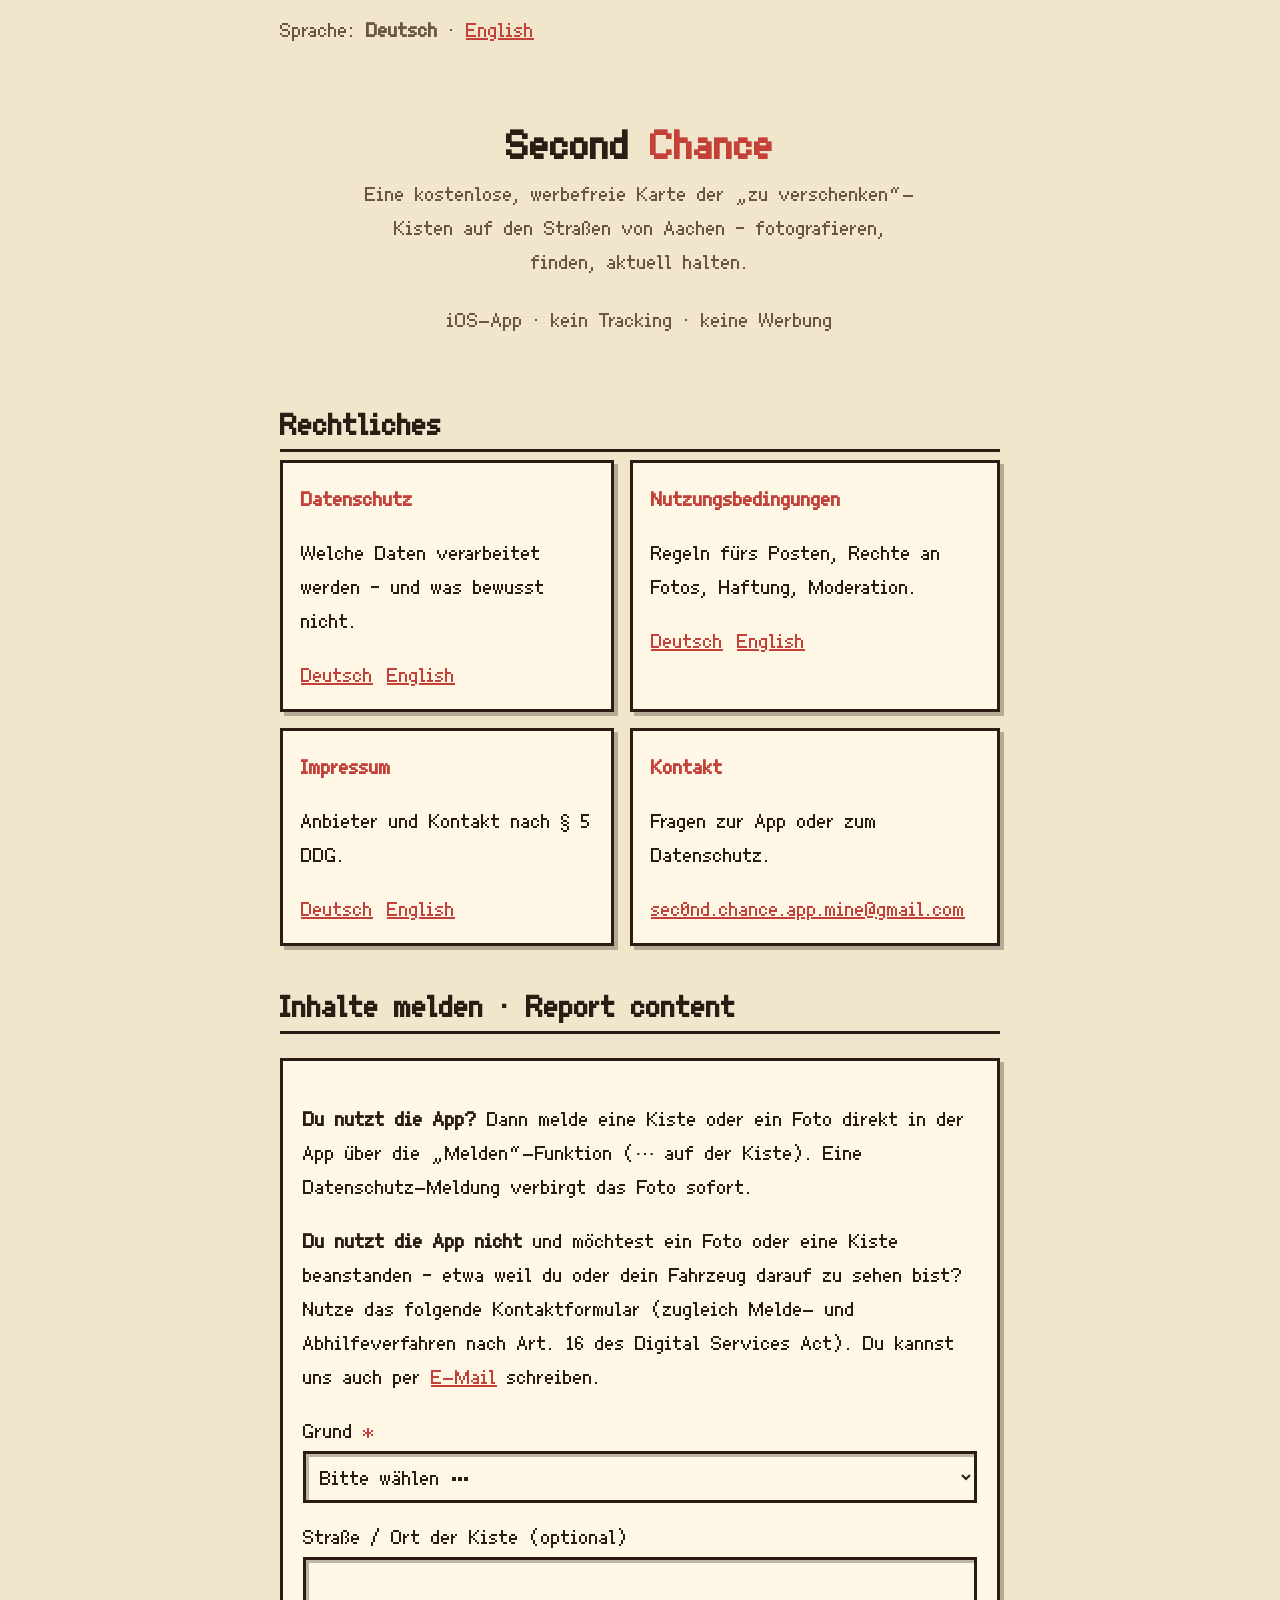
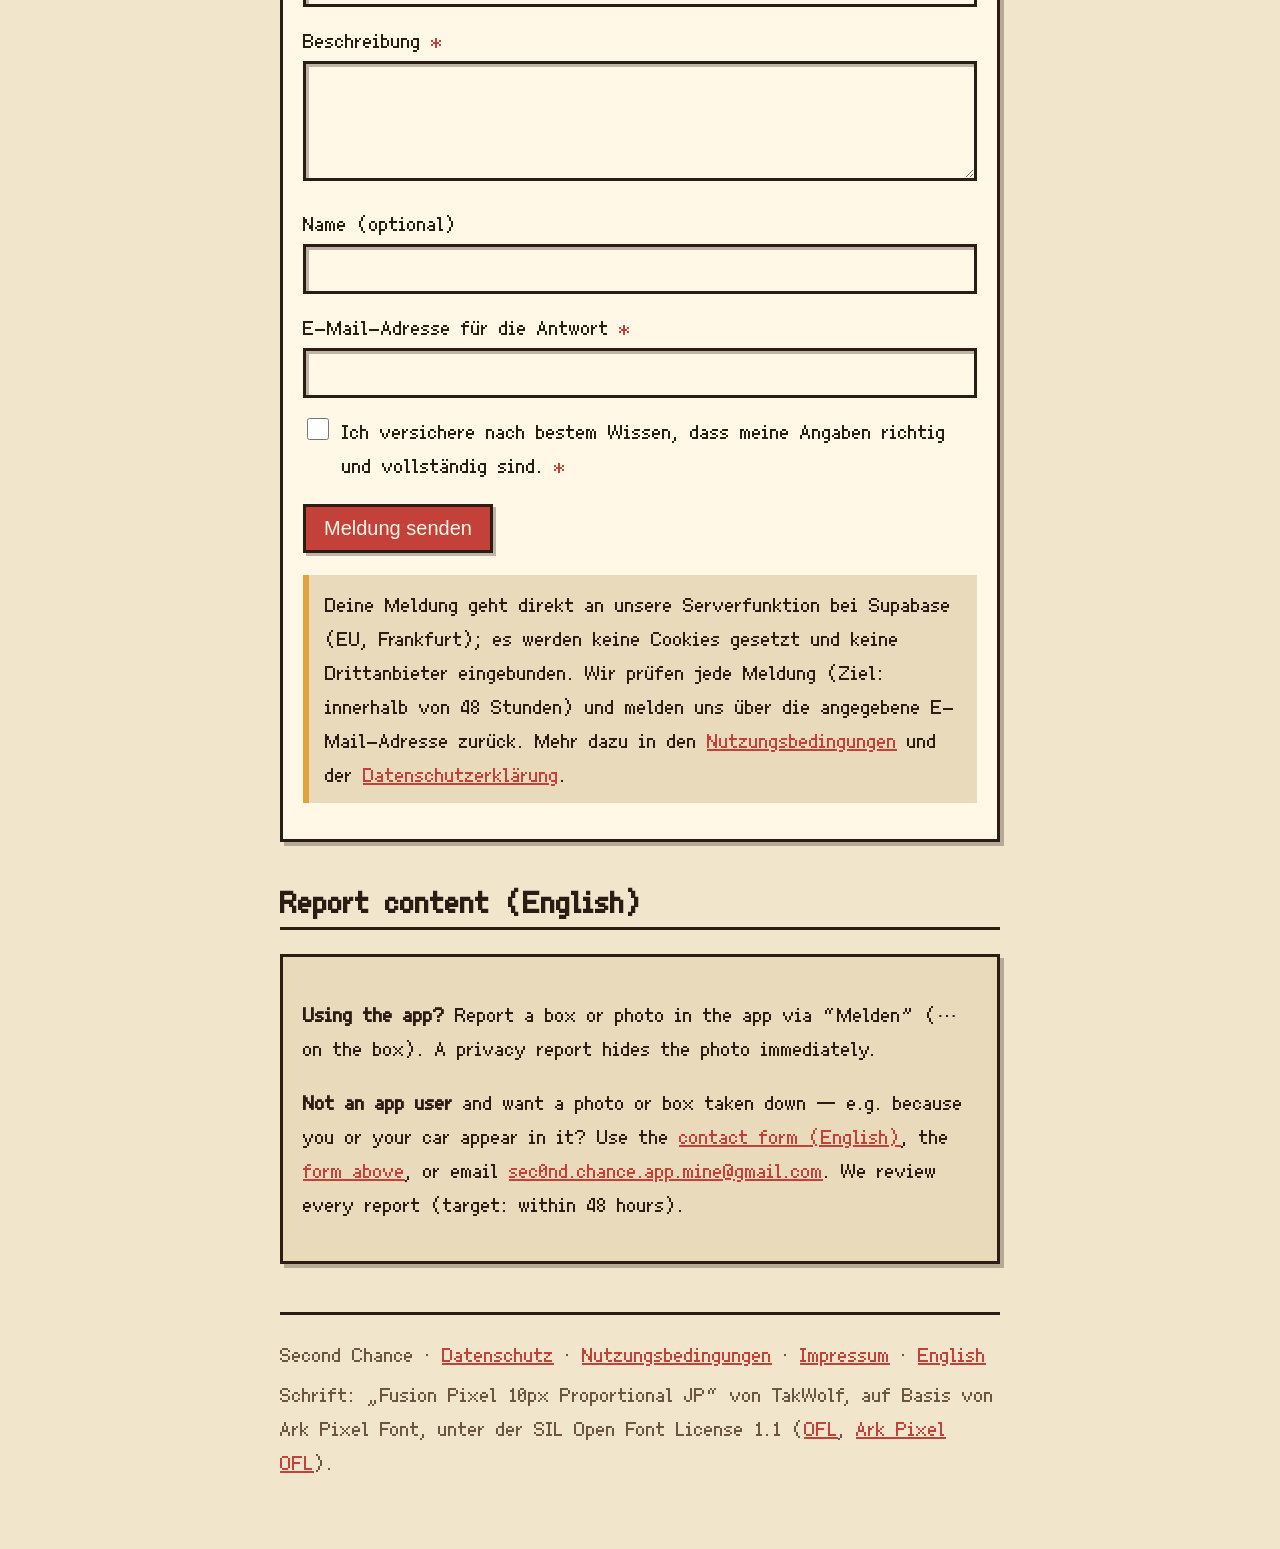
<file: index.html>
<!DOCTYPE html>
<html lang="de">
<head>
<meta charset="utf-8">
<meta name="viewport" content="width=device-width, initial-scale=1">
<meta name="robots" content="index,follow">
<title>Second Chance – Verschenk-Kisten in Aachen</title>
<link rel="stylesheet" href="style.css">
</head>
<body>
<p class="langbar" style="margin-top:12px">Sprache: <strong>Deutsch</strong> · <a href="en/index.html">English</a></p>

<main class="wrap">
  <section class="hero">
    <h1>Second <span style="color:var(--primary)">Chance</span></h1>
    <p class="pitch">Eine kostenlose, werbefreie Karte der „zu verschenken“-Kisten auf den Straßen von Aachen –
    fotografieren, finden, aktuell halten.</p>
    <p class="meta">iOS-App · kein Tracking · keine Werbung</p>
  </section>

  <h2>Rechtliches</h2>
  <div class="cards">
    <div class="card">
      <h3>Datenschutz</h3>
      <p>Welche Daten verarbeitet werden – und was bewusst nicht.</p>
      <a href="datenschutz.html">Deutsch</a><a href="en/privacy.html">English</a>
    </div>
    <div class="card">
      <h3>Nutzungsbedingungen</h3>
      <p>Regeln fürs Posten, Rechte an Fotos, Haftung, Moderation.</p>
      <a href="nutzungsbedingungen.html">Deutsch</a><a href="en/terms.html">English</a>
    </div>
    <div class="card">
      <h3>Impressum</h3>
      <p>Anbieter und Kontakt nach § 5 DDG.</p>
      <a href="impressum.html">Deutsch</a><a href="en/imprint.html">English</a>
    </div>
    <div class="card">
      <h3>Kontakt</h3>
      <p>Fragen zur App oder zum Datenschutz.</p>
      <a href="mailto:sec0nd.chance.app.mine@gmail.com">sec0nd.chance.app.mine@gmail.com</a>
    </div>
  </div>

  <h2 id="melden">Inhalte melden · Report content</h2>
  <div class="panel" id="kontakt">
    <p><strong>Du nutzt die App?</strong> Dann melde eine Kiste oder ein Foto direkt in der App über die
    „Melden“-Funktion (⋯ auf der Kiste). Eine Datenschutz-Meldung verbirgt das Foto sofort.</p>
    <p><strong>Du nutzt die App nicht</strong> und möchtest ein Foto oder eine Kiste beanstanden – etwa weil du oder dein
    Fahrzeug darauf zu sehen bist? Nutze das folgende Kontaktformular (zugleich Melde- und Abhilfeverfahren nach Art. 16
    des Digital Services Act). Du kannst uns auch per
    <a href="mailto:sec0nd.chance.app.mine@gmail.com?subject=Inhalt%20melden%20%2F%20Report%20content">E-Mail</a>
    schreiben.</p>

    <form class="form" id="reportForm" novalidate>
      <div class="field">
        <label for="r-reason">Grund <span class="req">*</span></label>
        <select id="r-reason" name="reason" required>
          <option value="">Bitte wählen …</option>
          <option value="people_visible">Person, Kennzeichen oder Name erkennbar</option>
          <option value="inappropriate">Unangemessenes oder verbotenes Foto</option>
          <option value="other">Sonstiges</option>
        </select>
      </div>
      <div class="field">
        <label for="r-street">Straße / Ort der Kiste (optional)</label>
        <input type="text" id="r-street" name="street" autocomplete="off">
      </div>
      <div class="field">
        <label for="r-desc">Beschreibung <span class="req">*</span></label>
        <textarea id="r-desc" name="description" required minlength="10" maxlength="2000"></textarea>
      </div>
      <div class="field">
        <label for="r-name">Name (optional)</label>
        <input type="text" id="r-name" name="reporter_name" autocomplete="name">
      </div>
      <div class="field">
        <label for="r-email">E-Mail-Adresse für die Antwort <span class="req">*</span></label>
        <input type="email" id="r-email" name="email" required autocomplete="email">
      </div>
      <div class="field check">
        <input type="checkbox" id="r-gf" name="good_faith" required>
        <label for="r-gf">Ich versichere nach bestem Wissen, dass meine Angaben richtig und vollständig sind.
          <span class="req">*</span></label>
      </div>
      <div class="hp" aria-hidden="true">
        <label for="r-website">Website (bitte leer lassen)</label>
        <input type="text" id="r-website" name="website" tabindex="-1" autocomplete="off">
      </div>
      <p class="formstatus" id="r-status" role="status" aria-live="polite" hidden></p>
      <button type="submit" class="btn" id="r-submit">Meldung senden</button>
      <noscript>
        <p class="formstatus err">Das Formular benötigt JavaScript. Ohne JavaScript schreib uns bitte per E-Mail an
        <a href="mailto:sec0nd.chance.app.mine@gmail.com?subject=Inhalt%20melden">sec0nd.chance.app.mine@gmail.com</a>.</p>
      </noscript>
    </form>
    <p class="note">Deine Meldung geht direkt an unsere Serverfunktion bei Supabase (EU, Frankfurt); es werden keine
    Cookies gesetzt und keine Drittanbieter eingebunden. Wir prüfen jede Meldung (Ziel: innerhalb von 48 Stunden) und
    melden uns über die angegebene E-Mail-Adresse zurück. Mehr dazu in den
    <a href="nutzungsbedingungen.html#melden">Nutzungsbedingungen</a> und der
    <a href="datenschutz.html">Datenschutzerklärung</a>.</p>
  </div>

  <h2 id="report">Report content (English)</h2>
  <div class="panel tint">
    <p><strong>Using the app?</strong> Report a box or photo in the app via “Melden” (⋯ on the box). A privacy report
    hides the photo immediately.</p>
    <p><strong>Not an app user</strong> and want a photo or box taken down — e.g. because you or your car appear in it?
    Use the <a href="en/index.html#kontakt">contact form (English)</a>, the
    <a href="#kontakt">form above</a>, or email
    <a href="mailto:sec0nd.chance.app.mine@gmail.com?subject=Report%20content">sec0nd.chance.app.mine@gmail.com</a>.
    We review every report (target: within 48 hours).</p>
  </div>
</main>

<script>
(function () {
  var EP = "https://uezqbfteyuswaourjtak.supabase.co/functions/v1/report-content";
  var KEY = "sb_publishable_GLfWHHXXpy1Ticgd5DYAEQ_RHzm88rv";
  var form = document.getElementById("reportForm");
  if (!form) return;
  var statusEl = document.getElementById("r-status");
  var btn = document.getElementById("r-submit");
  function show(kind, msg) {
    statusEl.className = "formstatus " + kind;
    statusEl.textContent = msg;
    statusEl.hidden = false;
  }
  form.addEventListener("submit", function (e) {
    e.preventDefault();
    if (form.website.value) { show("ok", "Danke, deine Meldung ist eingegangen."); form.reset(); return; }
    if (!form.checkValidity()) { form.reportValidity(); return; }
    btn.disabled = true;
    show("ok", "Wird gesendet …");
    fetch(EP, {
      method: "POST",
      headers: { "Content-Type": "application/json", "apikey": KEY },
      body: JSON.stringify({
        reason: form.reason.value,
        street: form.street.value,
        description: form.description.value,
        name: form.reporter_name.value,
        email: form.email.value,
        good_faith: form.good_faith.checked,
        website: form.website.value
      })
    }).then(function (res) {
      if (res.status === 429) {
        show("err", "Zu viele Meldungen in kurzer Zeit. Bitte versuch es später noch einmal oder schreib uns per E-Mail.");
        btn.disabled = false; return;
      }
      if (!res.ok) { throw new Error("status " + res.status); }
      show("ok", "Danke! Deine Meldung ist eingegangen. Wir melden uns über die angegebene E-Mail-Adresse zurück.");
      form.reset();
    }).catch(function () {
      show("err", "Das hat leider nicht geklappt. Bitte versuch es später noch einmal oder schreib uns per E-Mail an sec0nd.chance.app.mine@gmail.com.");
      btn.disabled = false;
    });
  });
})();
</script>

<footer class="site">
  <p>Second Chance · <a href="datenschutz.html">Datenschutz</a> · <a href="nutzungsbedingungen.html">Nutzungsbedingungen</a> ·
    <a href="impressum.html">Impressum</a> · <a href="en/index.html">English</a></p>
  <p>Schrift: „Fusion Pixel 10px Proportional JP“ von TakWolf, auf Basis von Ark Pixel Font, unter der SIL Open Font
    License 1.1 (<a href="fonts/FusionPixel-OFL.txt">OFL</a>, <a href="fonts/FusionPixel-ArkPixel-OFL.txt">Ark Pixel OFL</a>).</p>
</footer>
</body>
</html>
</file>
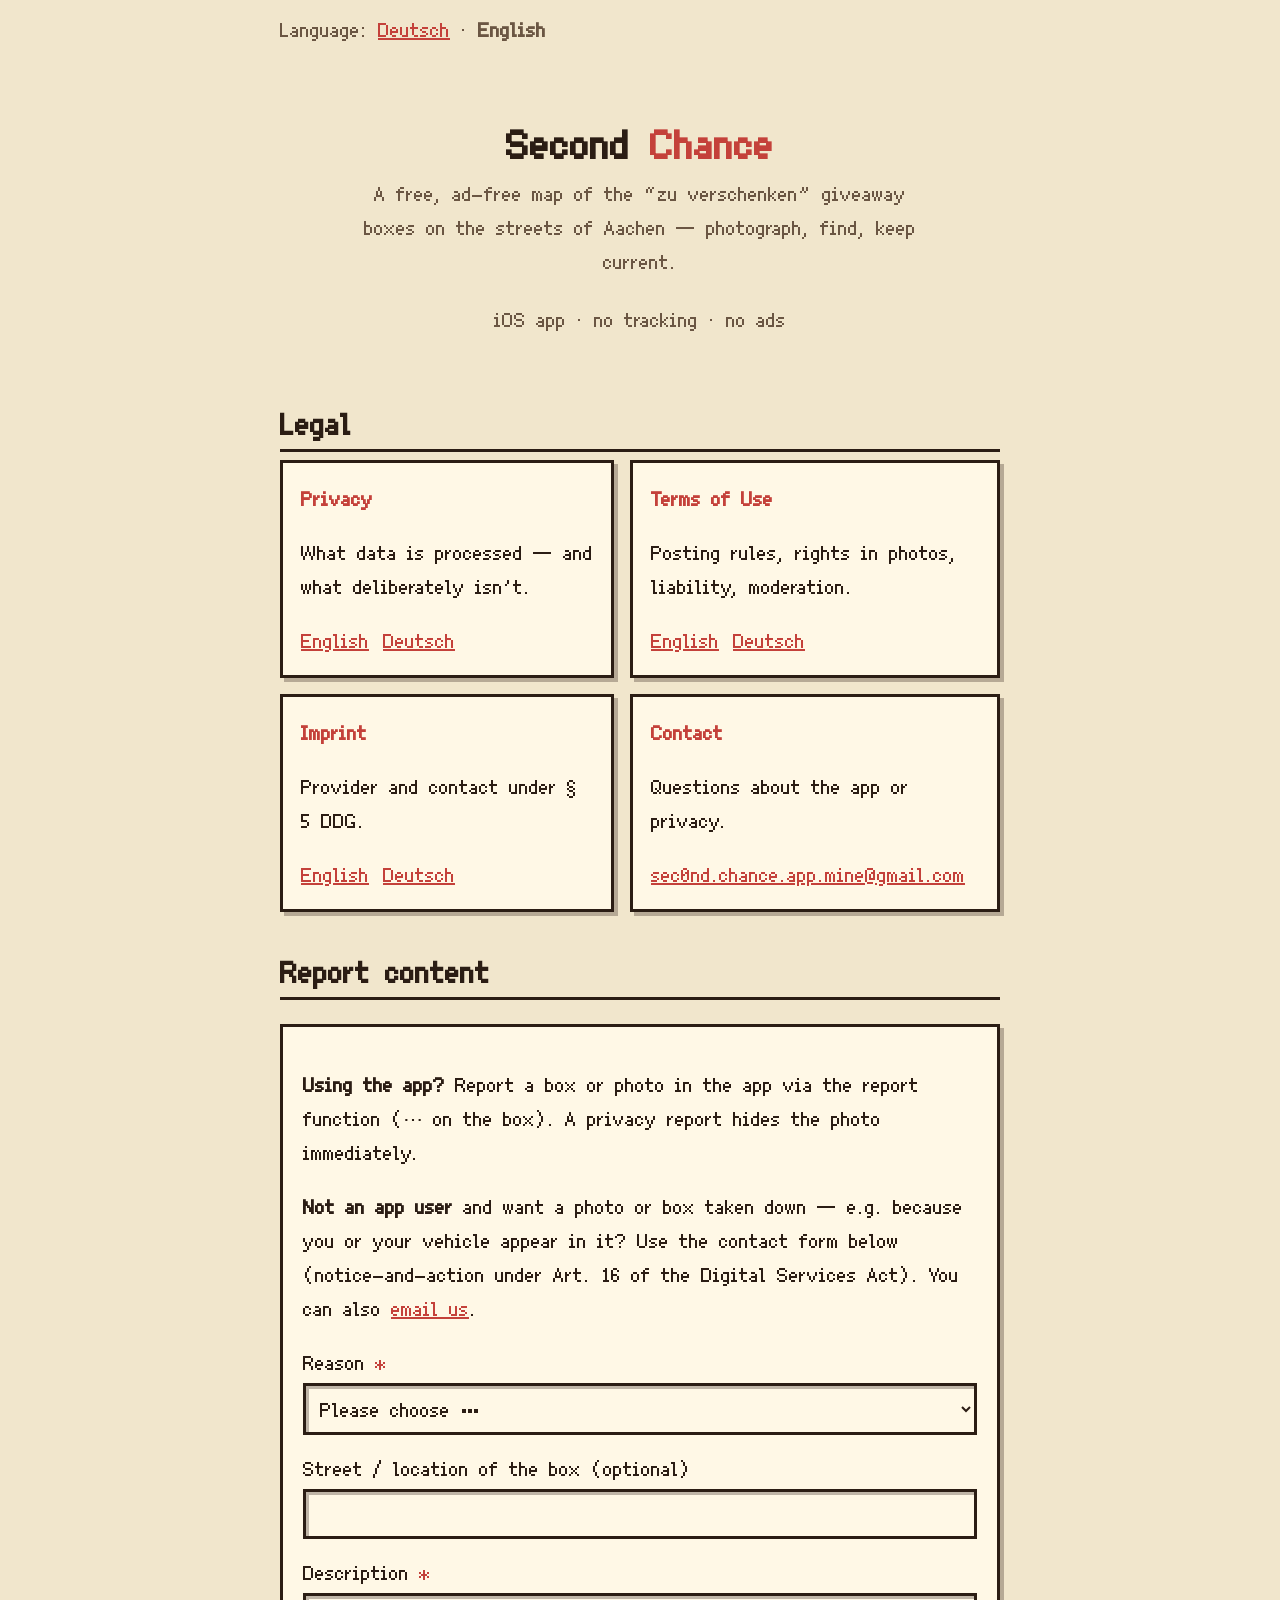
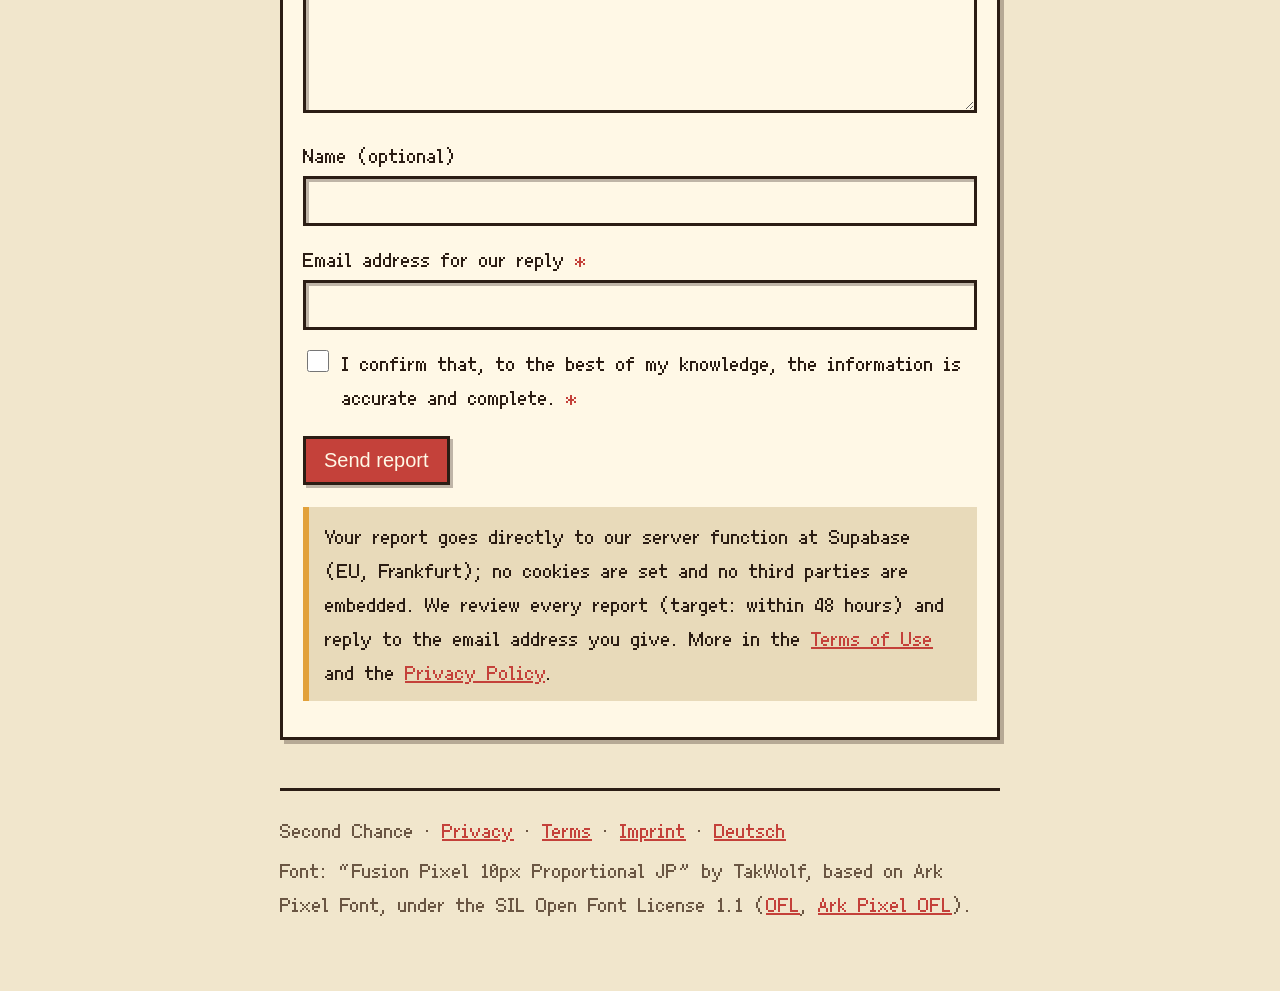
<file: en/index.html>
<!DOCTYPE html>
<html lang="en">
<head>
<meta charset="utf-8">
<meta name="viewport" content="width=device-width, initial-scale=1">
<meta name="robots" content="index,follow">
<title>Second Chance – free giveaway boxes in Aachen</title>
<link rel="stylesheet" href="../style.css">
</head>
<body>
<p class="langbar" style="margin-top:12px">Language: <a href="../index.html">Deutsch</a> · <strong>English</strong></p>

<main class="wrap">
  <section class="hero">
    <h1>Second <span style="color:var(--primary)">Chance</span></h1>
    <p class="pitch">A free, ad-free map of the “zu verschenken” giveaway boxes on the streets of Aachen — photograph,
    find, keep current.</p>
    <p class="meta">iOS app · no tracking · no ads</p>
  </section>

  <h2>Legal</h2>
  <div class="cards">
    <div class="card">
      <h3>Privacy</h3>
      <p>What data is processed — and what deliberately isn’t.</p>
      <a href="privacy.html">English</a><a href="../datenschutz.html">Deutsch</a>
    </div>
    <div class="card">
      <h3>Terms of Use</h3>
      <p>Posting rules, rights in photos, liability, moderation.</p>
      <a href="terms.html">English</a><a href="../nutzungsbedingungen.html">Deutsch</a>
    </div>
    <div class="card">
      <h3>Imprint</h3>
      <p>Provider and contact under § 5 DDG.</p>
      <a href="imprint.html">English</a><a href="../impressum.html">Deutsch</a>
    </div>
    <div class="card">
      <h3>Contact</h3>
      <p>Questions about the app or privacy.</p>
      <a href="mailto:sec0nd.chance.app.mine@gmail.com">sec0nd.chance.app.mine@gmail.com</a>
    </div>
  </div>

  <h2 id="report">Report content</h2>
  <div class="panel" id="kontakt">
    <p><strong>Using the app?</strong> Report a box or photo in the app via the report function (⋯ on the box). A privacy
    report hides the photo immediately.</p>
    <p><strong>Not an app user</strong> and want a photo or box taken down — e.g. because you or your vehicle appear in it?
    Use the contact form below (notice-and-action under Art. 16 of the Digital Services Act). You can also
    <a href="mailto:sec0nd.chance.app.mine@gmail.com?subject=Report%20content">email us</a>.</p>

    <form class="form" id="reportForm" novalidate>
      <div class="field">
        <label for="r-reason">Reason <span class="req">*</span></label>
        <select id="r-reason" name="reason" required>
          <option value="">Please choose …</option>
          <option value="people_visible">Person, number plate or name visible</option>
          <option value="inappropriate">Inappropriate or prohibited photo</option>
          <option value="other">Other</option>
        </select>
      </div>
      <div class="field">
        <label for="r-street">Street / location of the box (optional)</label>
        <input type="text" id="r-street" name="street" autocomplete="off">
      </div>
      <div class="field">
        <label for="r-desc">Description <span class="req">*</span></label>
        <textarea id="r-desc" name="description" required minlength="10" maxlength="2000"></textarea>
      </div>
      <div class="field">
        <label for="r-name">Name (optional)</label>
        <input type="text" id="r-name" name="reporter_name" autocomplete="name">
      </div>
      <div class="field">
        <label for="r-email">Email address for our reply <span class="req">*</span></label>
        <input type="email" id="r-email" name="email" required autocomplete="email">
      </div>
      <div class="field check">
        <input type="checkbox" id="r-gf" name="good_faith" required>
        <label for="r-gf">I confirm that, to the best of my knowledge, the information is accurate and complete.
          <span class="req">*</span></label>
      </div>
      <div class="hp" aria-hidden="true">
        <label for="r-website">Website (please leave empty)</label>
        <input type="text" id="r-website" name="website" tabindex="-1" autocomplete="off">
      </div>
      <p class="formstatus" id="r-status" role="status" aria-live="polite" hidden></p>
      <button type="submit" class="btn" id="r-submit">Send report</button>
      <noscript>
        <p class="formstatus err">The form needs JavaScript. Without it, please email
        <a href="mailto:sec0nd.chance.app.mine@gmail.com?subject=Report%20content">sec0nd.chance.app.mine@gmail.com</a>.</p>
      </noscript>
    </form>
    <p class="note">Your report goes directly to our server function at Supabase (EU, Frankfurt); no cookies are set and
    no third parties are embedded. We review every report (target: within 48 hours) and reply to the email address you
    give. More in the <a href="terms.html#report">Terms of Use</a> and the <a href="privacy.html">Privacy Policy</a>.</p>
  </div>
</main>

<script>
(function () {
  var EP = "https://uezqbfteyuswaourjtak.supabase.co/functions/v1/report-content";
  var KEY = "sb_publishable_GLfWHHXXpy1Ticgd5DYAEQ_RHzm88rv";
  var form = document.getElementById("reportForm");
  if (!form) return;
  var statusEl = document.getElementById("r-status");
  var btn = document.getElementById("r-submit");
  function show(kind, msg) {
    statusEl.className = "formstatus " + kind;
    statusEl.textContent = msg;
    statusEl.hidden = false;
  }
  form.addEventListener("submit", function (e) {
    e.preventDefault();
    if (form.website.value) { show("ok", "Thanks, your report has been received."); form.reset(); return; }
    if (!form.checkValidity()) { form.reportValidity(); return; }
    btn.disabled = true;
    show("ok", "Sending …");
    fetch(EP, {
      method: "POST",
      headers: { "Content-Type": "application/json", "apikey": KEY },
      body: JSON.stringify({
        reason: form.reason.value,
        street: form.street.value,
        description: form.description.value,
        name: form.reporter_name.value,
        email: form.email.value,
        good_faith: form.good_faith.checked,
        website: form.website.value
      })
    }).then(function (res) {
      if (res.status === 429) {
        show("err", "Too many reports in a short time. Please try again later or email us.");
        btn.disabled = false; return;
      }
      if (!res.ok) { throw new Error("status " + res.status); }
      show("ok", "Thanks! Your report has been received. We’ll reply to the email address you gave.");
      form.reset();
    }).catch(function () {
      show("err", "That didn’t work. Please try again later or email sec0nd.chance.app.mine@gmail.com.");
      btn.disabled = false;
    });
  });
})();
</script>

<footer class="site">
  <p>Second Chance · <a href="privacy.html">Privacy</a> · <a href="terms.html">Terms</a> · <a href="imprint.html">Imprint</a> ·
    <a href="../index.html">Deutsch</a></p>
  <p>Font: “Fusion Pixel 10px Proportional JP” by TakWolf, based on Ark Pixel Font, under the SIL Open Font License 1.1
    (<a href="../fonts/FusionPixel-OFL.txt">OFL</a>, <a href="../fonts/FusionPixel-ArkPixel-OFL.txt">Ark Pixel OFL</a>).</p>
</footer>
</body>
</html>
</file>
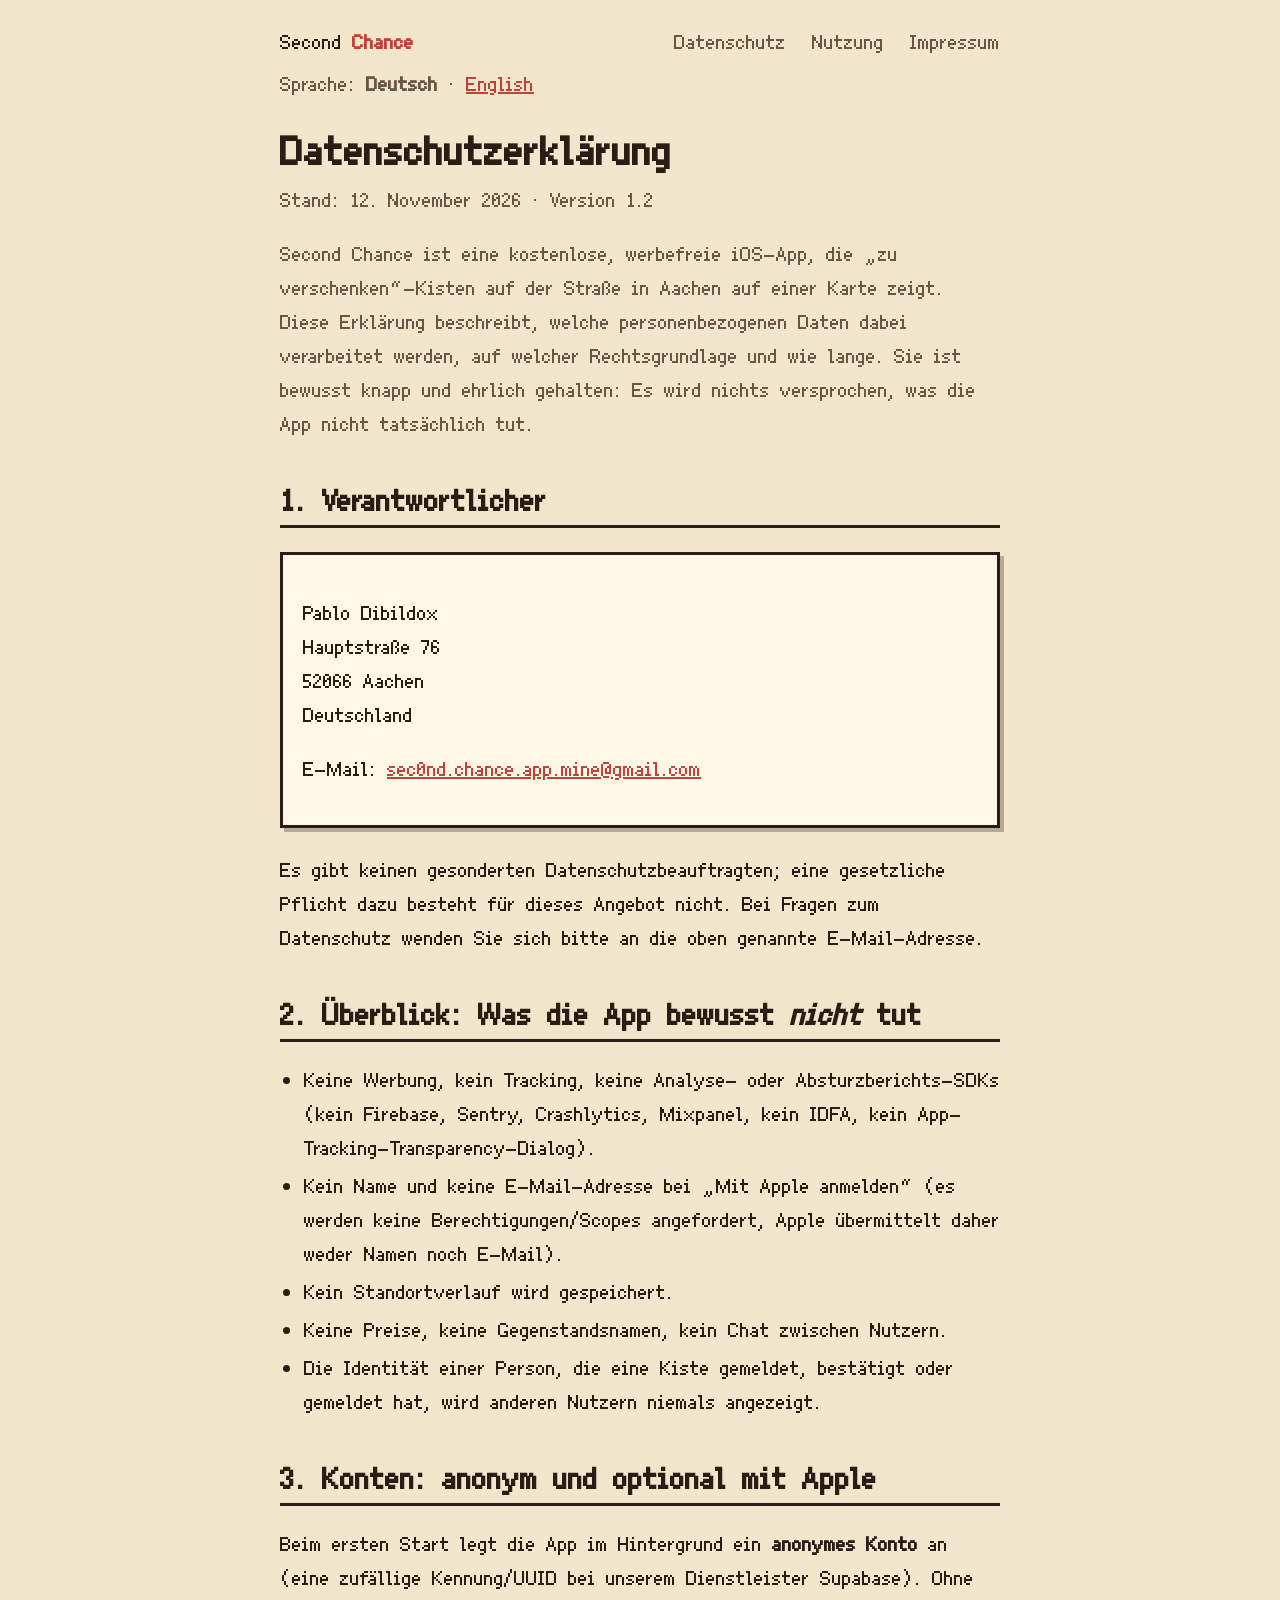
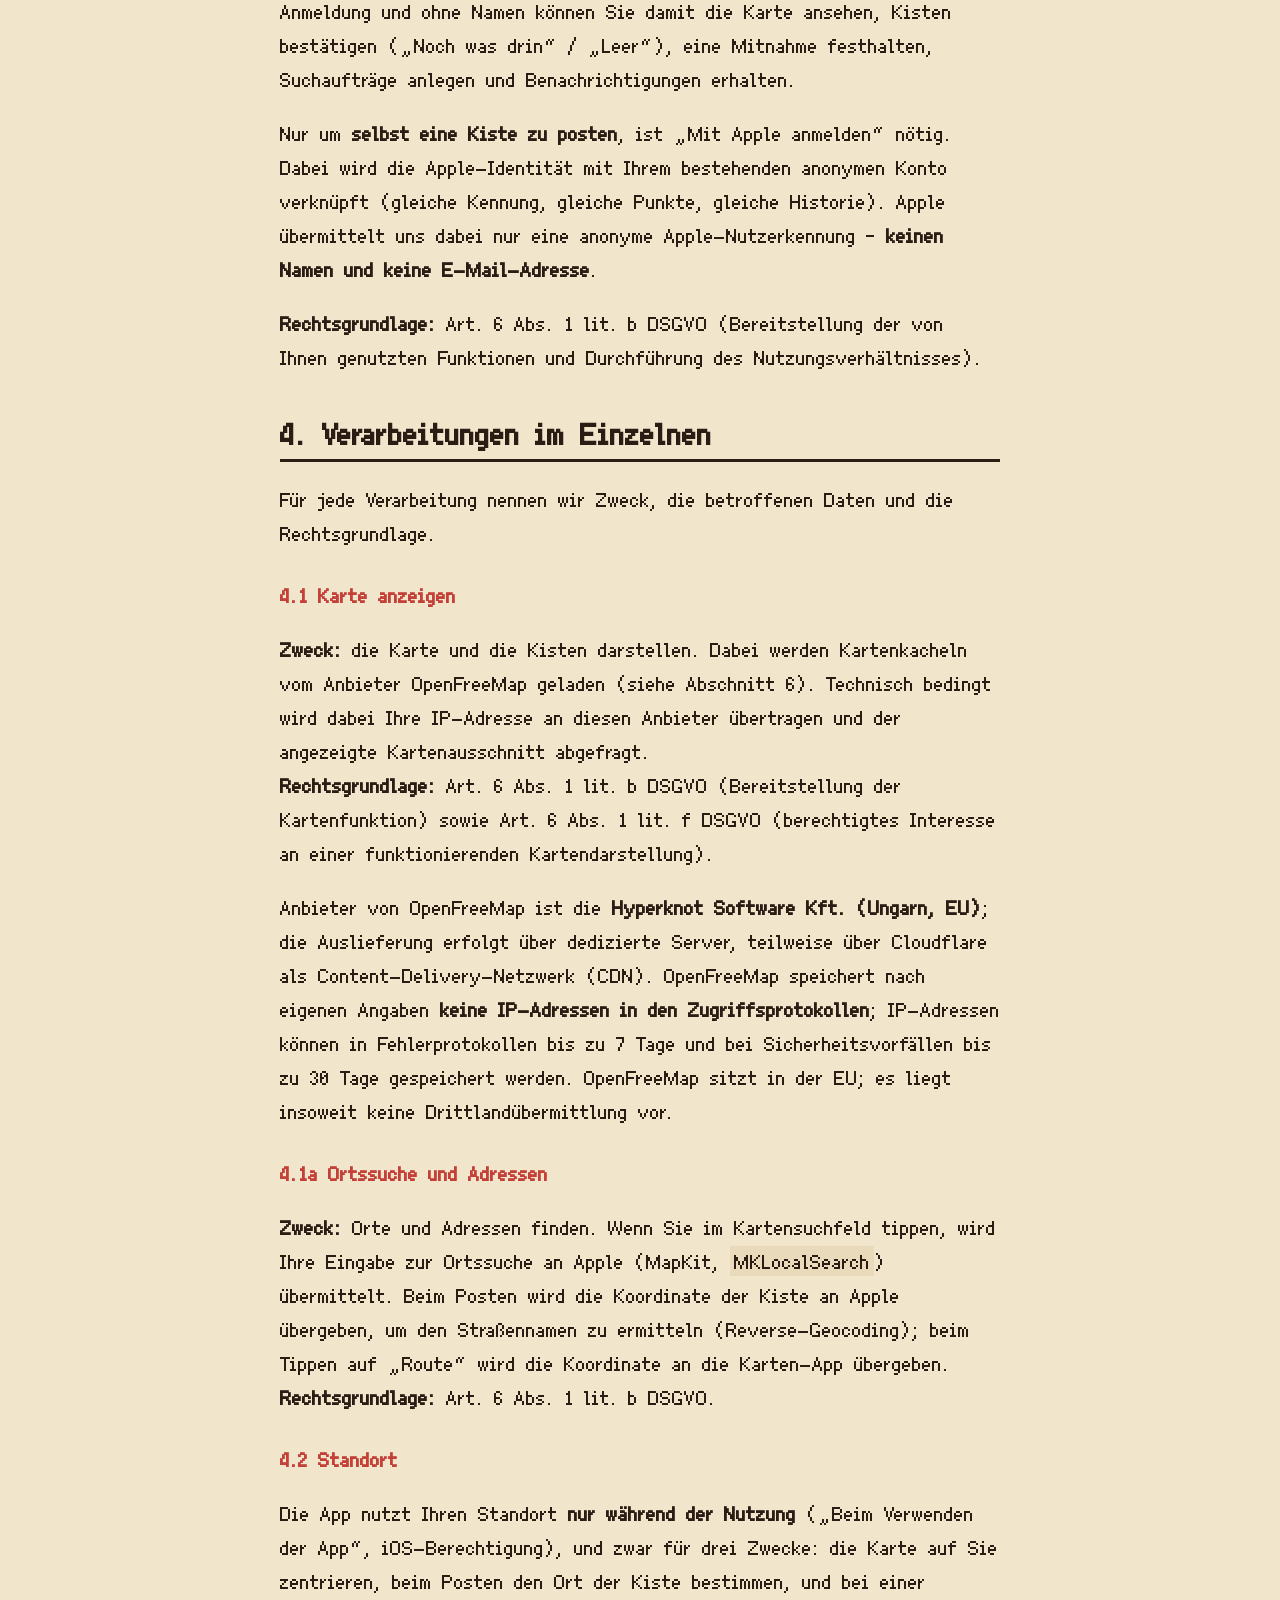
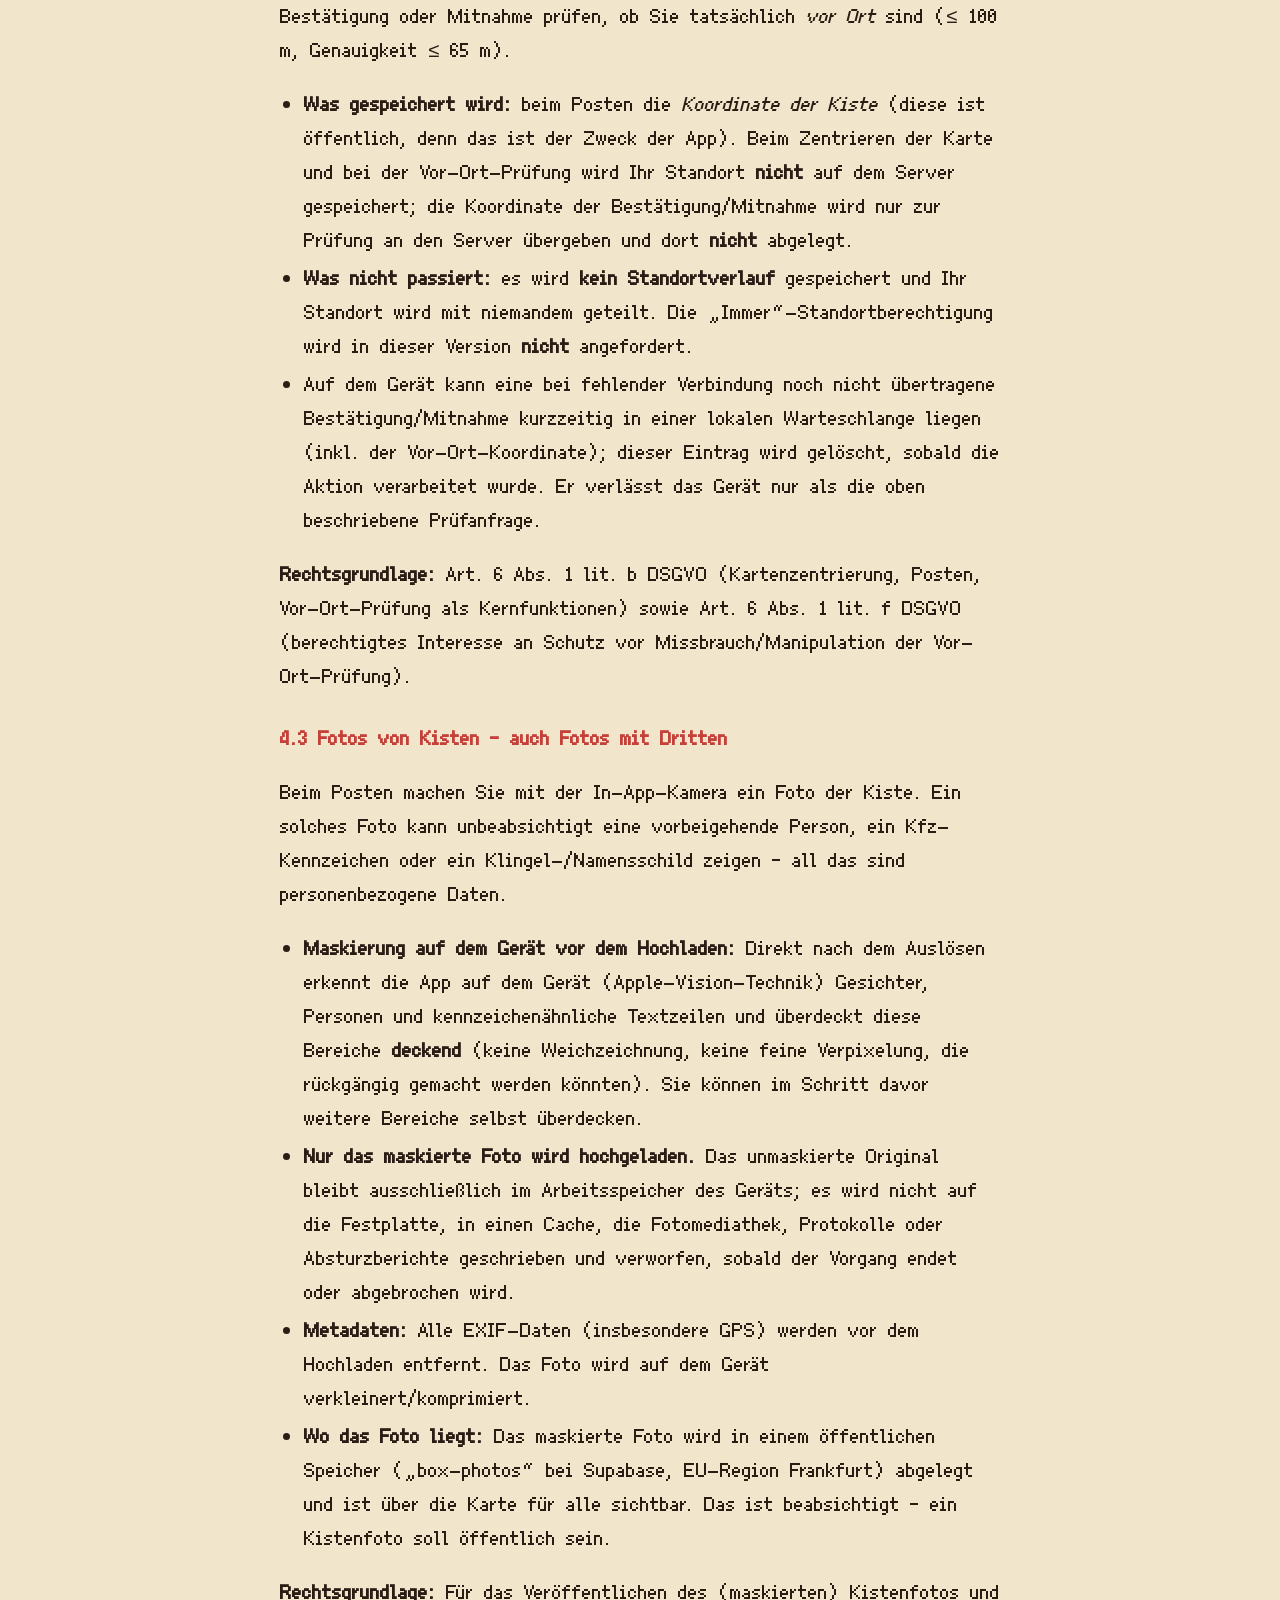
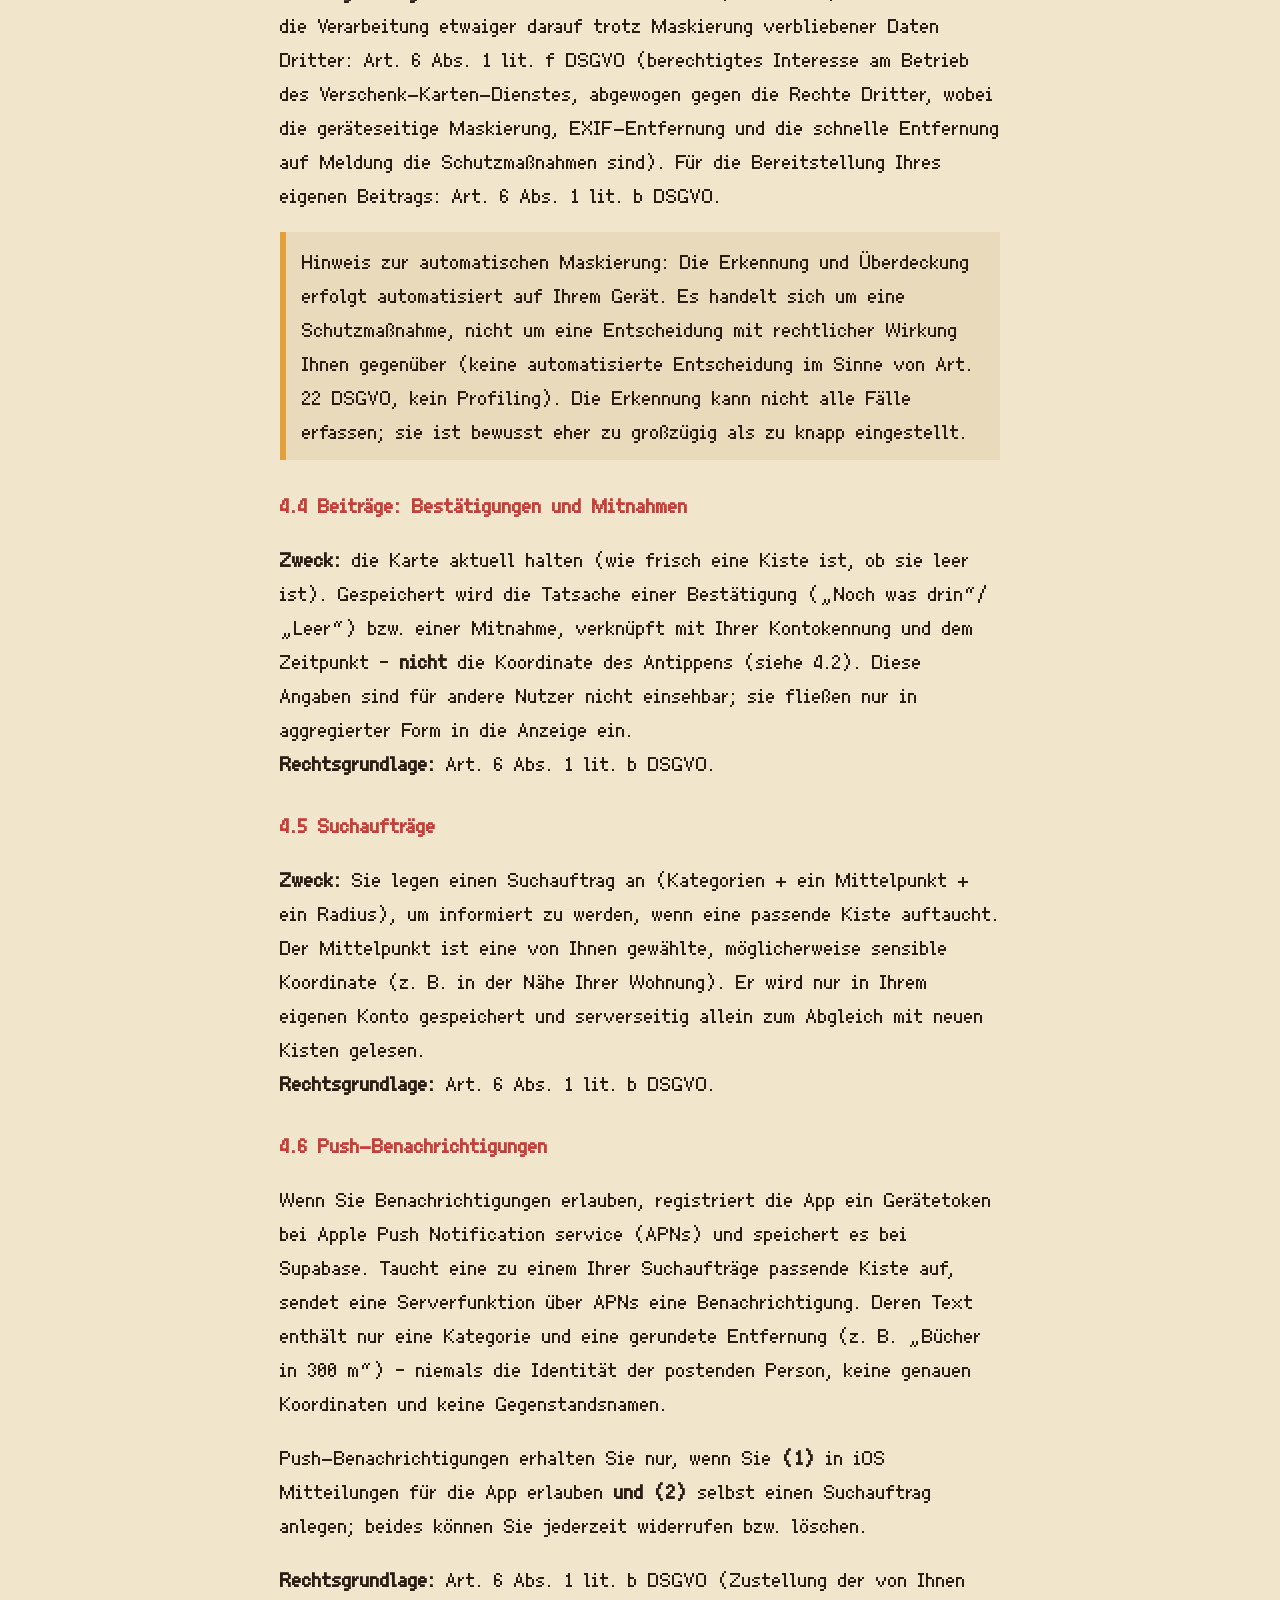
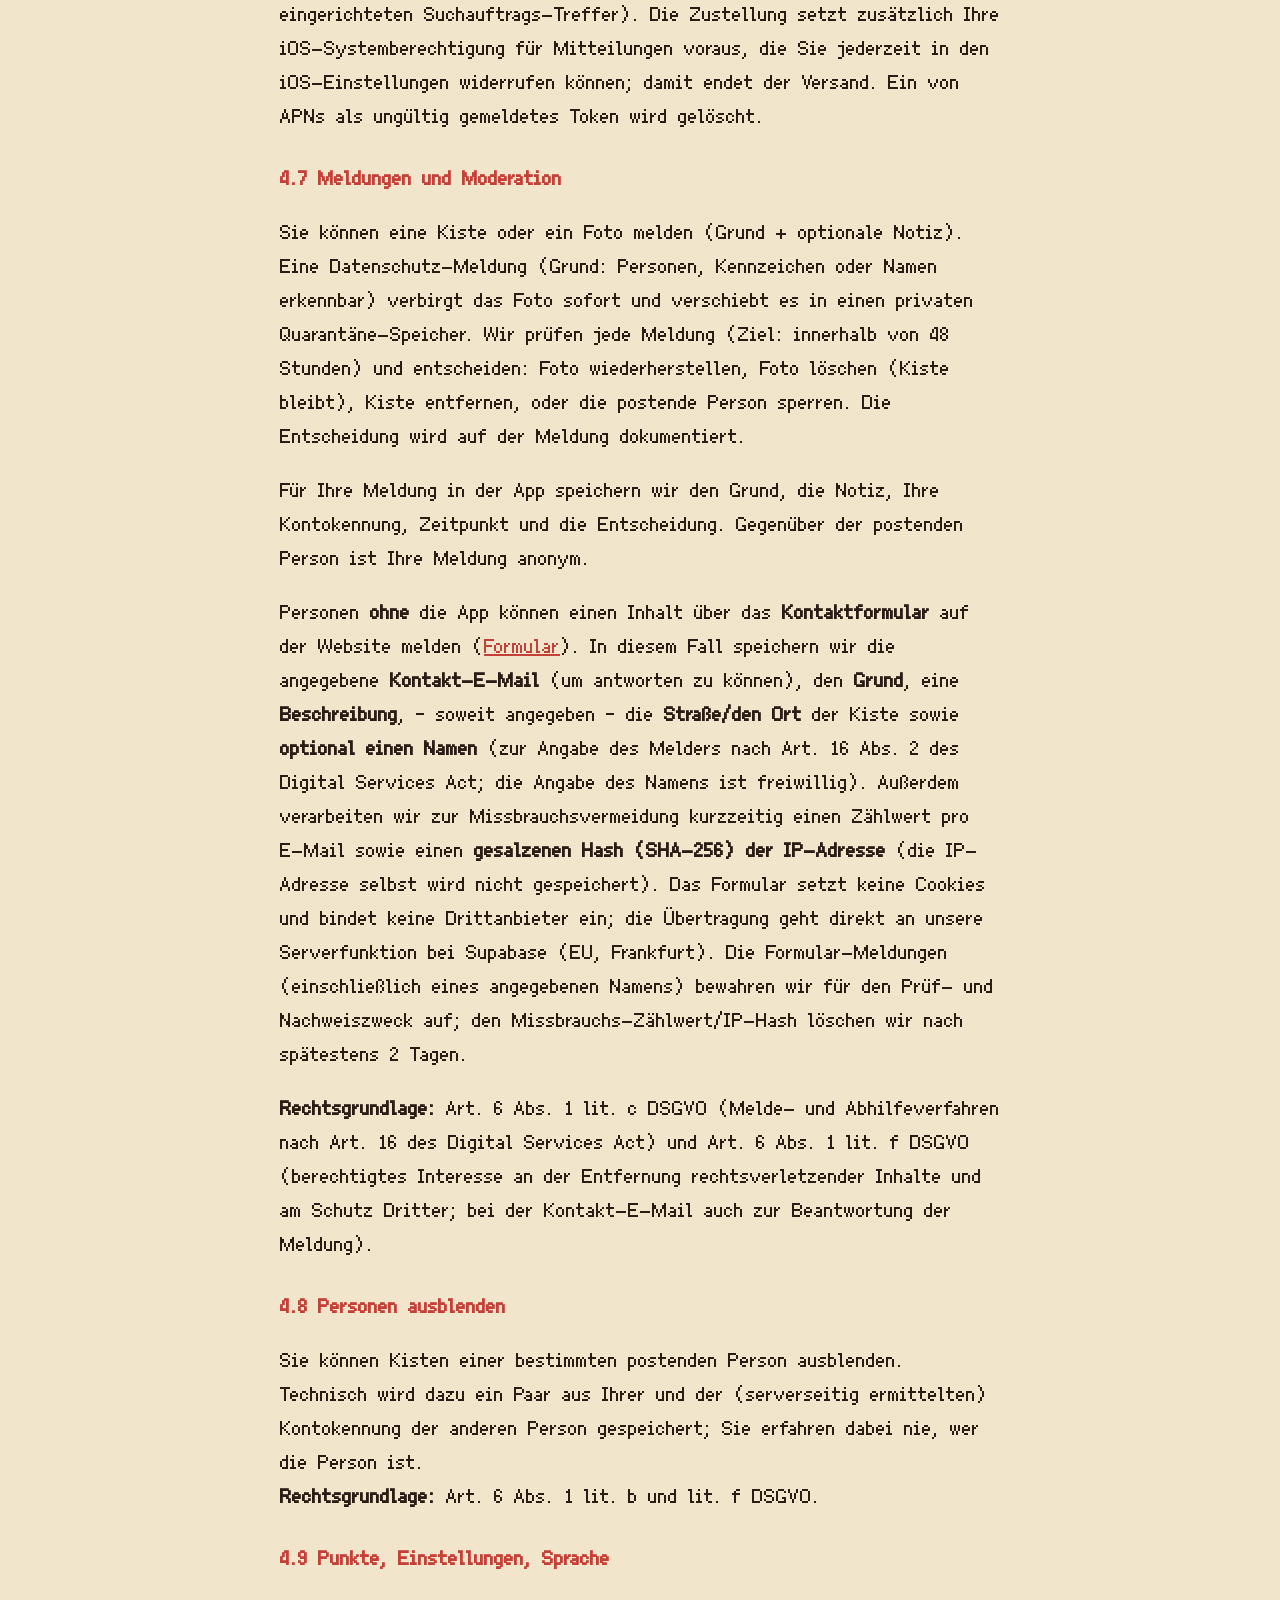
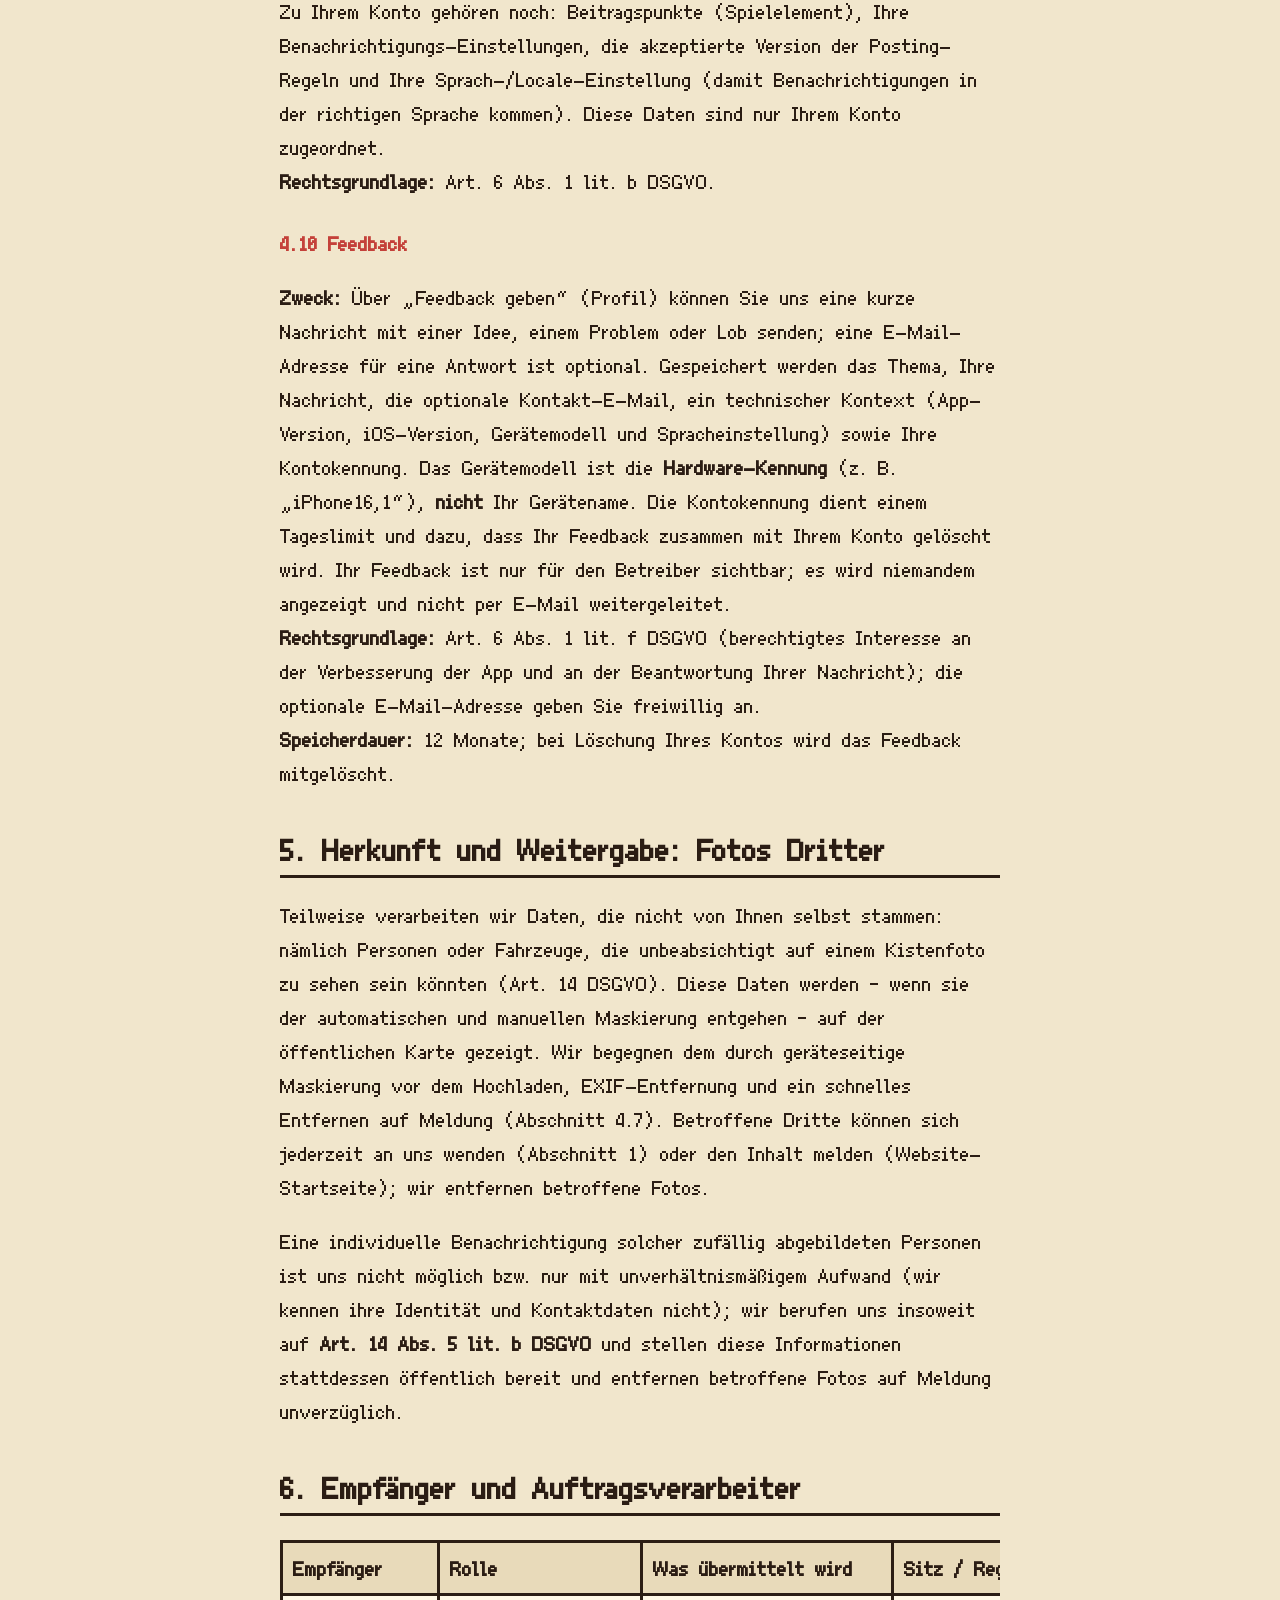
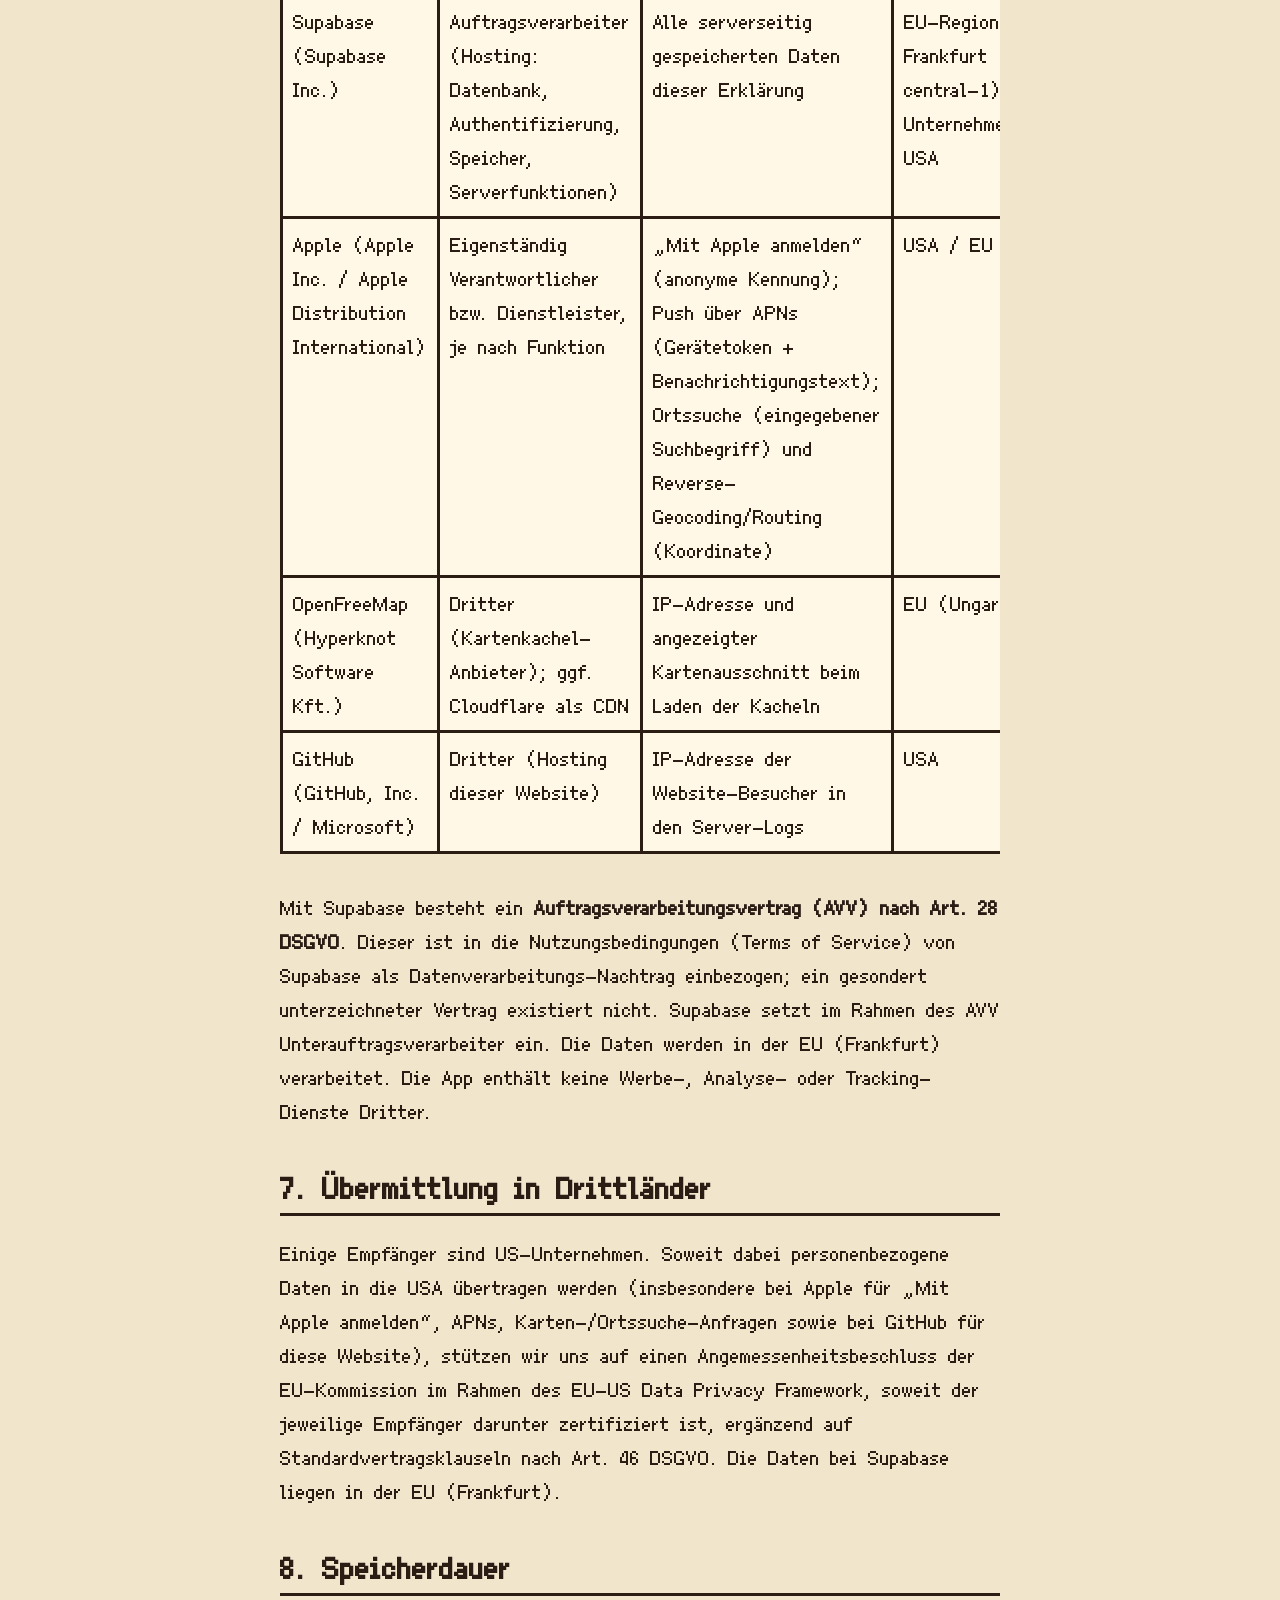
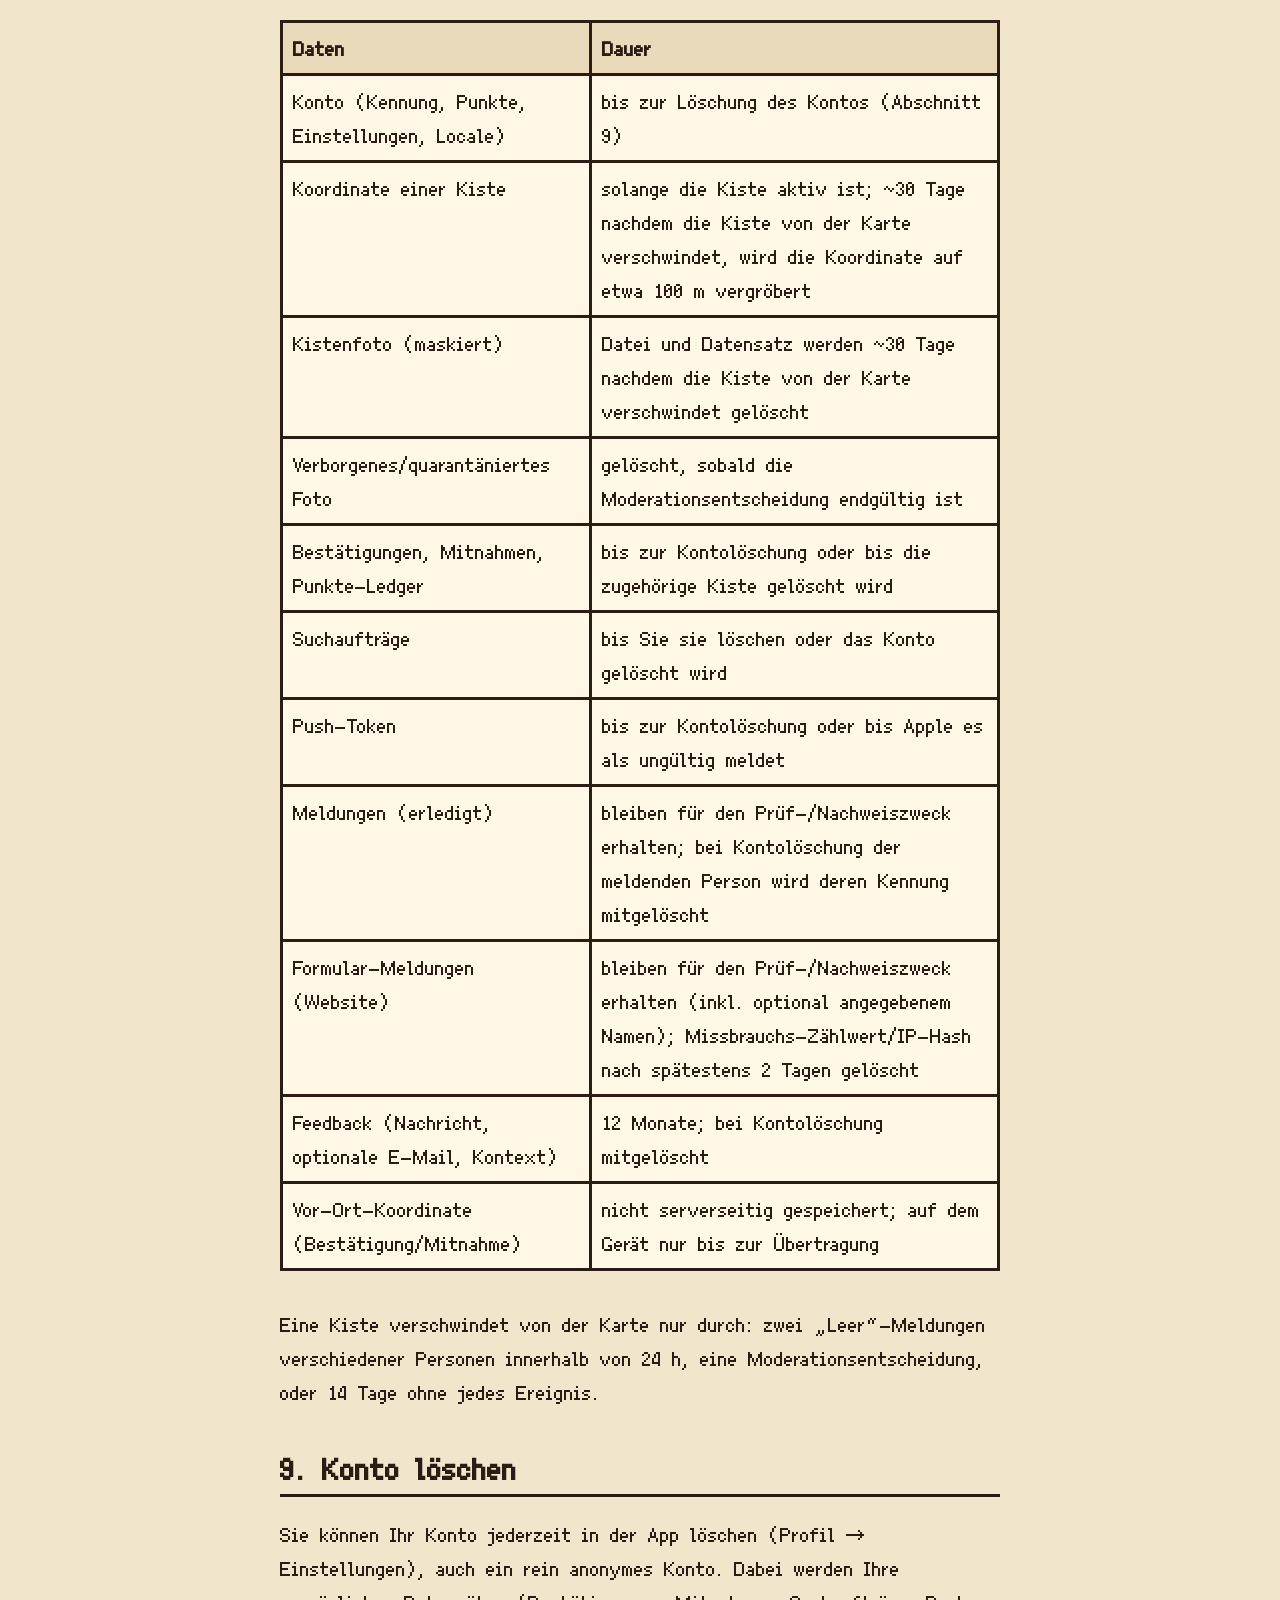
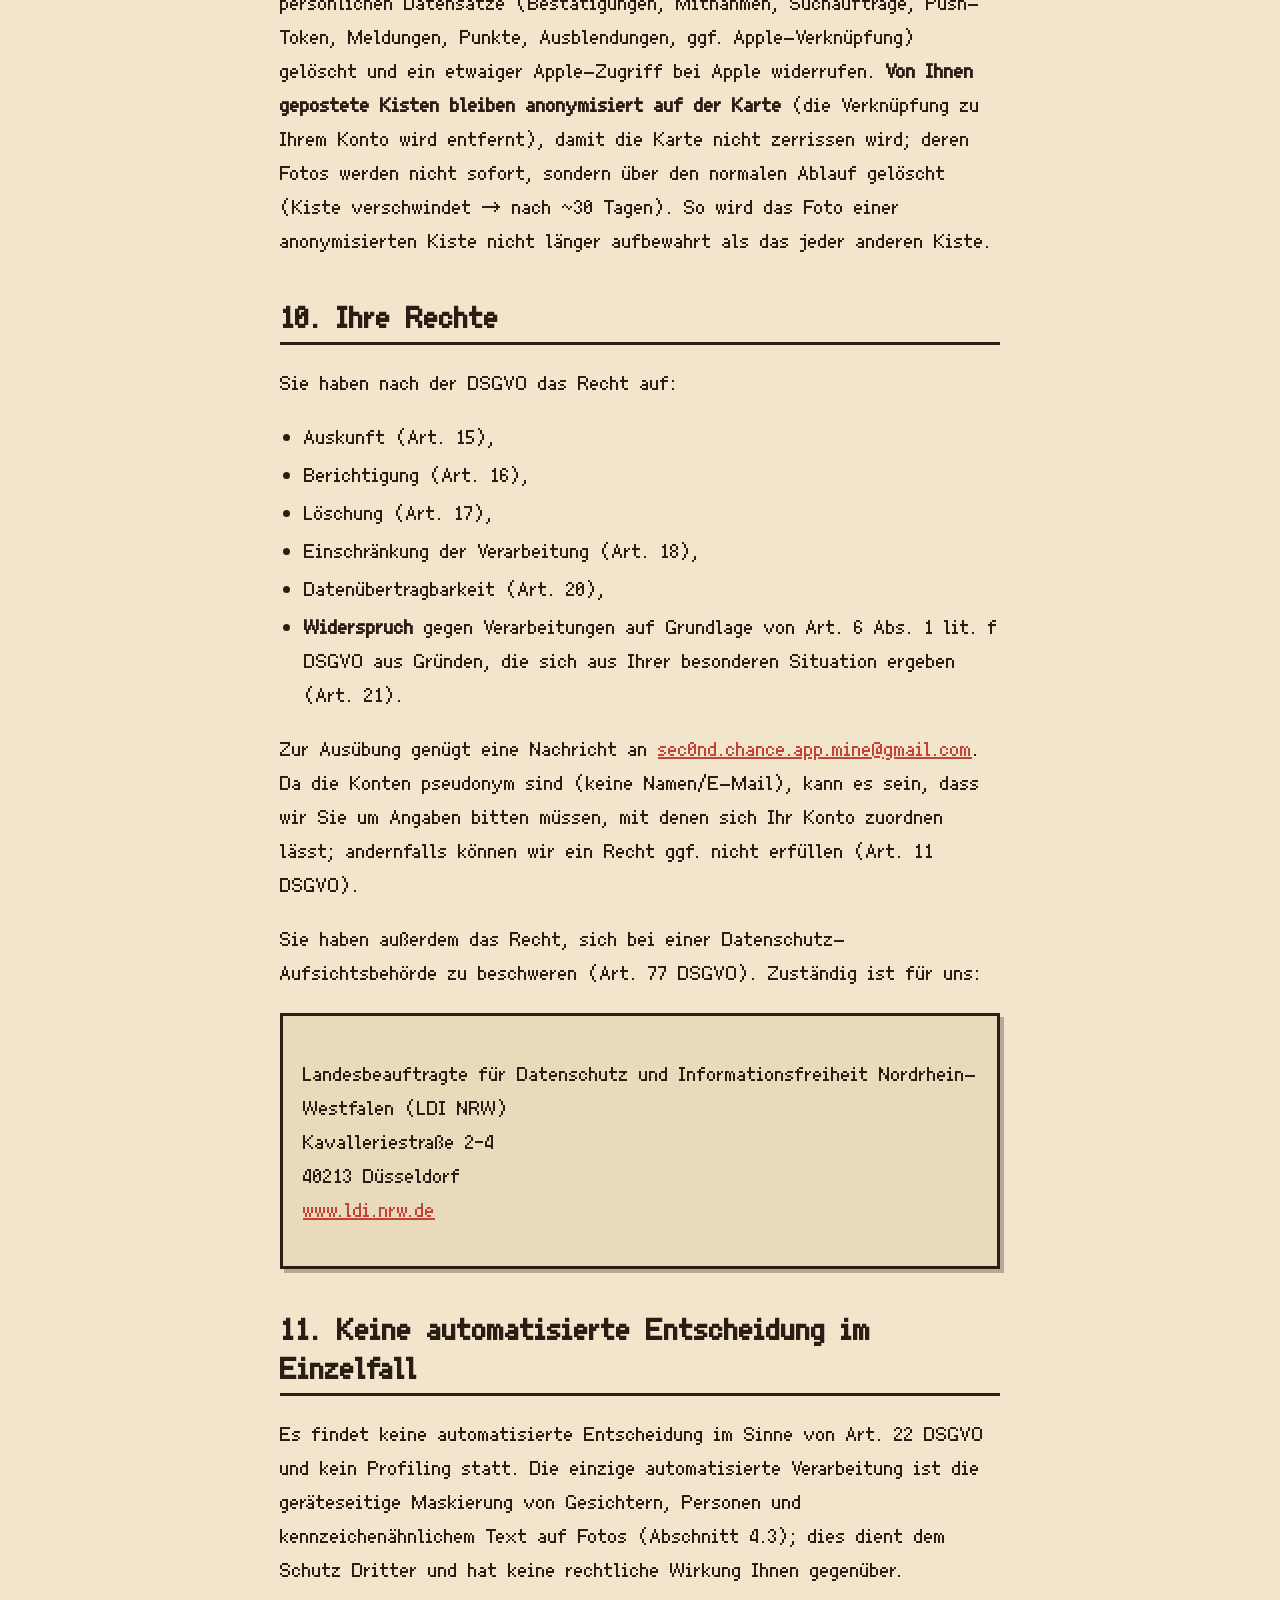
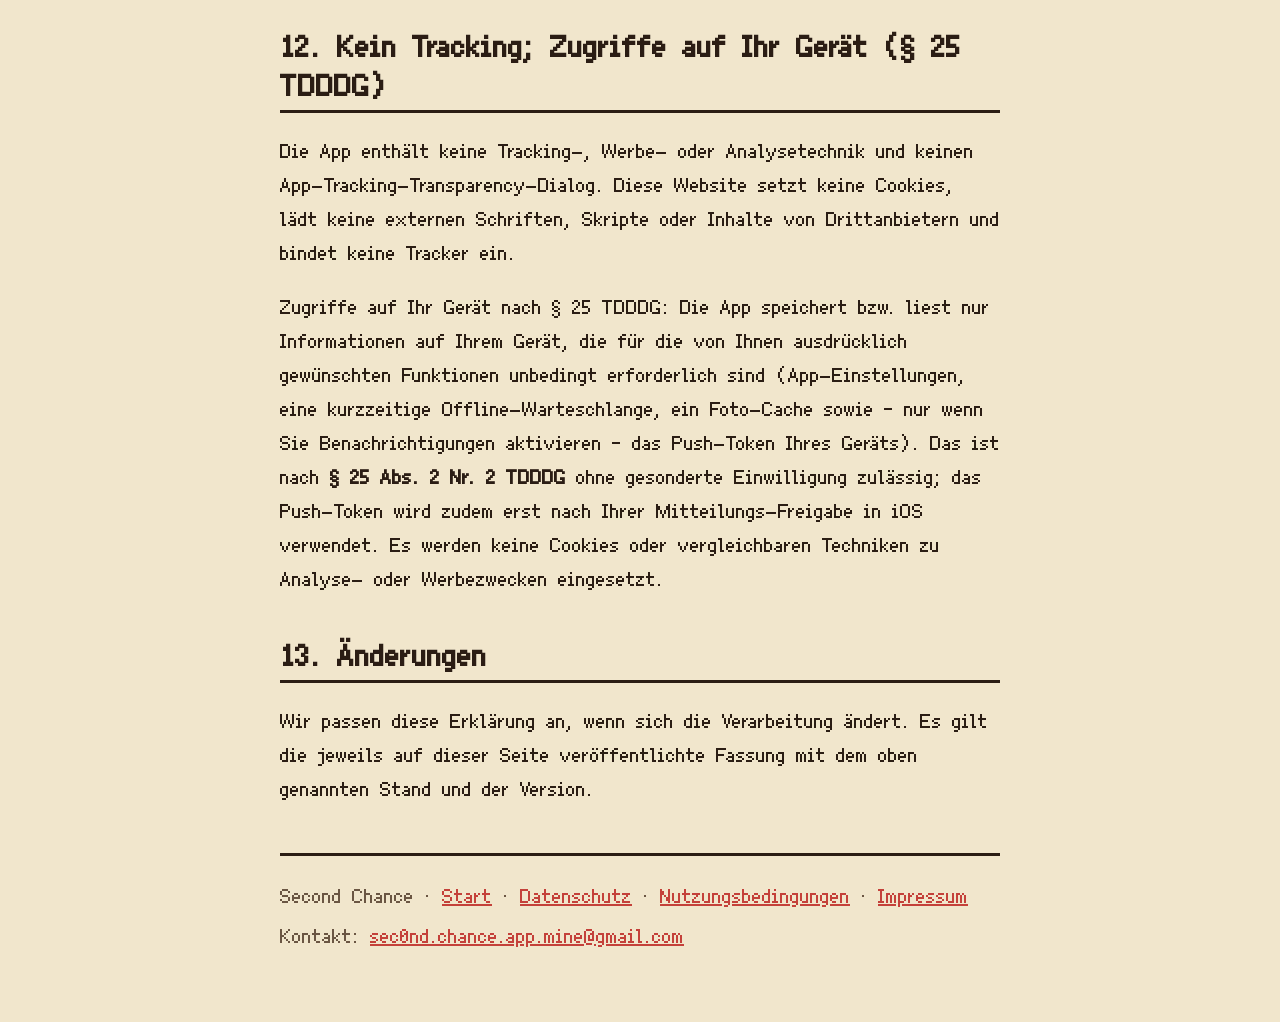
<file: datenschutz.html>
<!DOCTYPE html>
<html lang="de">
<head>
<meta charset="utf-8">
<meta name="viewport" content="width=device-width, initial-scale=1">
<meta name="robots" content="index,follow">
<title>Datenschutzerklärung – Second Chance</title>
<link rel="stylesheet" href="style.css">
</head>
<body>
<header class="site">
  <a class="brand" href="index.html">Second <b>Chance</b></a>
  <nav>
    <a href="datenschutz.html">Datenschutz</a>
    <a href="nutzungsbedingungen.html">Nutzung</a>
    <a href="impressum.html">Impressum</a>
  </nav>
</header>
<p class="langbar">Sprache: <strong>Deutsch</strong> · <a href="en/privacy.html">English</a></p>

<main class="wrap">
  <h1>Datenschutzerklärung</h1>
  <p class="meta">Stand: 12. November 2026 · Version 1.2</p>

  <p class="lede">Second Chance ist eine kostenlose, werbefreie iOS-App, die „zu verschenken“-Kisten
  auf der Straße in Aachen auf einer Karte zeigt. Diese Erklärung beschreibt, welche personenbezogenen
  Daten dabei verarbeitet werden, auf welcher Rechtsgrundlage und wie lange. Sie ist bewusst knapp und
  ehrlich gehalten: Es wird nichts versprochen, was die App nicht tatsächlich tut.</p>

  <h2>1. Verantwortlicher</h2>
  <div class="panel">
    <p>Pablo Dibildox<br>
    Hauptstraße 76<br>
    52066 Aachen<br>
    Deutschland</p>
    <p>E-Mail: <a href="mailto:sec0nd.chance.app.mine@gmail.com">sec0nd.chance.app.mine@gmail.com</a></p>
  </div>
  <p>Es gibt keinen gesonderten Datenschutzbeauftragten; eine gesetzliche Pflicht dazu besteht für dieses
  Angebot nicht. Bei Fragen zum Datenschutz wenden Sie sich bitte an die oben genannte E-Mail-Adresse.</p>

  <h2>2. Überblick: Was die App bewusst <em>nicht</em> tut</h2>
  <ul>
    <li>Keine Werbung, kein Tracking, keine Analyse- oder Absturzberichts-SDKs (kein Firebase, Sentry,
      Crashlytics, Mixpanel, kein IDFA, kein App-Tracking-Transparency-Dialog).</li>
    <li>Kein Name und keine E-Mail-Adresse bei „Mit Apple anmelden“ (es werden keine Berechtigungen/Scopes
      angefordert, Apple übermittelt daher weder Namen noch E-Mail).</li>
    <li>Kein Standortverlauf wird gespeichert.</li>
    <li>Keine Preise, keine Gegenstandsnamen, kein Chat zwischen Nutzern.</li>
    <li>Die Identität einer Person, die eine Kiste gemeldet, bestätigt oder gemeldet hat, wird anderen
      Nutzern niemals angezeigt.</li>
  </ul>

  <h2>3. Konten: anonym und optional mit Apple</h2>
  <p>Beim ersten Start legt die App im Hintergrund ein <strong>anonymes Konto</strong> an (eine zufällige
  Kennung/UUID bei unserem Dienstleister Supabase). Ohne Anmeldung und ohne Namen können Sie damit die Karte
  ansehen, Kisten bestätigen („Noch was drin“ / „Leer“), eine Mitnahme festhalten, Suchaufträge anlegen und
  Benachrichtigungen erhalten.</p>
  <p>Nur um <strong>selbst eine Kiste zu posten</strong>, ist „Mit Apple anmelden“ nötig. Dabei wird die
  Apple-Identität mit Ihrem bestehenden anonymen Konto verknüpft (gleiche Kennung, gleiche Punkte, gleiche
  Historie). Apple übermittelt uns dabei nur eine anonyme Apple-Nutzerkennung – <strong>keinen Namen und keine
  E-Mail-Adresse</strong>.</p>
  <p><strong>Rechtsgrundlage:</strong> Art. 6 Abs. 1 lit. b DSGVO (Bereitstellung der von Ihnen genutzten
  Funktionen und Durchführung des Nutzungsverhältnisses).</p>

  <h2>4. Verarbeitungen im Einzelnen</h2>
  <p>Für jede Verarbeitung nennen wir Zweck, die betroffenen Daten und die Rechtsgrundlage.</p>

  <h3>4.1 Karte anzeigen</h3>
  <p><strong>Zweck:</strong> die Karte und die Kisten darstellen. Dabei werden Kartenkacheln vom Anbieter
  OpenFreeMap geladen (siehe Abschnitt 6). Technisch bedingt wird dabei Ihre IP-Adresse an diesen Anbieter
  übertragen und der angezeigte Kartenausschnitt abgefragt.<br>
  <strong>Rechtsgrundlage:</strong> Art. 6 Abs. 1 lit. b DSGVO (Bereitstellung der Kartenfunktion) sowie
  Art. 6 Abs. 1 lit. f DSGVO (berechtigtes Interesse an einer funktionierenden Kartendarstellung).</p>
  <p>Anbieter von OpenFreeMap ist die <strong>Hyperknot Software Kft. (Ungarn, EU)</strong>; die Auslieferung
  erfolgt über dedizierte Server, teilweise über Cloudflare als Content-Delivery-Netzwerk (CDN). OpenFreeMap
  speichert nach eigenen Angaben <strong>keine IP-Adressen in den Zugriffsprotokollen</strong>; IP-Adressen können in
  Fehlerprotokollen bis zu 7 Tage und bei Sicherheitsvorfällen bis zu 30 Tage gespeichert werden. OpenFreeMap sitzt
  in der EU; es liegt insoweit keine Drittlandübermittlung vor.</p>

  <h3>4.1a Ortssuche und Adressen</h3>
  <p><strong>Zweck:</strong> Orte und Adressen finden. Wenn Sie im Kartensuchfeld tippen, wird Ihre Eingabe zur
  Ortssuche an Apple (MapKit, <code>MKLocalSearch</code>) übermittelt. Beim Posten wird die Koordinate der Kiste an
  Apple übergeben, um den Straßennamen zu ermitteln (Reverse-Geocoding); beim Tippen auf „Route“ wird die Koordinate
  an die Karten-App übergeben.<br>
  <strong>Rechtsgrundlage:</strong> Art. 6 Abs. 1 lit. b DSGVO.</p>

  <h3>4.2 Standort</h3>
  <p>Die App nutzt Ihren Standort <strong>nur während der Nutzung</strong> („Beim Verwenden der App“, iOS-Berechtigung),
  und zwar für drei Zwecke: die Karte auf Sie zentrieren, beim Posten den Ort der Kiste bestimmen, und bei einer
  Bestätigung oder Mitnahme prüfen, ob Sie tatsächlich <em>vor Ort</em> sind (≤ 100 m, Genauigkeit ≤ 65 m).</p>
  <ul>
    <li><strong>Was gespeichert wird:</strong> beim Posten die <em>Koordinate der Kiste</em> (diese ist öffentlich,
      denn das ist der Zweck der App). Beim Zentrieren der Karte und bei der Vor-Ort-Prüfung wird Ihr Standort
      <strong>nicht</strong> auf dem Server gespeichert; die Koordinate der Bestätigung/Mitnahme wird nur zur Prüfung an den
      Server übergeben und dort <strong>nicht</strong> abgelegt.</li>
    <li><strong>Was nicht passiert:</strong> es wird <strong>kein Standortverlauf</strong> gespeichert und Ihr Standort
      wird mit niemandem geteilt. Die „Immer“-Standortberechtigung wird in dieser Version <strong>nicht</strong> angefordert.</li>
    <li>Auf dem Gerät kann eine bei fehlender Verbindung noch nicht übertragene Bestätigung/Mitnahme kurzzeitig in einer
      lokalen Warteschlange liegen (inkl. der Vor-Ort-Koordinate); dieser Eintrag wird gelöscht, sobald die Aktion
      verarbeitet wurde. Er verlässt das Gerät nur als die oben beschriebene Prüfanfrage.</li>
  </ul>
  <p><strong>Rechtsgrundlage:</strong> Art. 6 Abs. 1 lit. b DSGVO (Kartenzentrierung, Posten, Vor-Ort-Prüfung als
  Kernfunktionen) sowie Art. 6 Abs. 1 lit. f DSGVO (berechtigtes Interesse an Schutz vor Missbrauch/Manipulation
  der Vor-Ort-Prüfung).</p>

  <h3>4.3 Fotos von Kisten – auch Fotos mit Dritten</h3>
  <p>Beim Posten machen Sie mit der In-App-Kamera ein Foto der Kiste. Ein solches Foto kann unbeabsichtigt eine
  vorbeigehende Person, ein Kfz-Kennzeichen oder ein Klingel-/Namensschild zeigen – all das sind personenbezogene
  Daten.</p>
  <ul>
    <li><strong>Maskierung auf dem Gerät vor dem Hochladen:</strong> Direkt nach dem Auslösen erkennt die App auf
      dem Gerät (Apple-Vision-Technik) Gesichter, Personen und kennzeichenähnliche Textzeilen und überdeckt diese
      Bereiche <strong>deckend</strong> (keine Weichzeichnung, keine feine Verpixelung, die rückgängig gemacht werden
      könnten). Sie können im Schritt davor weitere Bereiche selbst überdecken.</li>
    <li><strong>Nur das maskierte Foto wird hochgeladen.</strong> Das unmaskierte Original bleibt ausschließlich im
      Arbeitsspeicher des Geräts; es wird nicht auf die Festplatte, in einen Cache, die Fotomediathek, Protokolle oder
      Absturzberichte geschrieben und verworfen, sobald der Vorgang endet oder abgebrochen wird.</li>
    <li><strong>Metadaten:</strong> Alle EXIF-Daten (insbesondere GPS) werden vor dem Hochladen entfernt. Das Foto wird
      auf dem Gerät verkleinert/komprimiert.</li>
    <li><strong>Wo das Foto liegt:</strong> Das maskierte Foto wird in einem öffentlichen Speicher („box-photos“ bei
      Supabase, EU-Region Frankfurt) abgelegt und ist über die Karte für alle sichtbar. Das ist beabsichtigt – ein
      Kistenfoto soll öffentlich sein.</li>
  </ul>
  <p><strong>Rechtsgrundlage:</strong> Für das Veröffentlichen des (maskierten) Kistenfotos und die Verarbeitung
  etwaiger darauf trotz Maskierung verbliebener Daten Dritter: Art. 6 Abs. 1 lit. f DSGVO (berechtigtes Interesse am
  Betrieb des Verschenk-Karten-Dienstes, abgewogen gegen die Rechte Dritter, wobei die geräteseitige Maskierung,
  EXIF-Entfernung und die schnelle Entfernung auf Meldung die Schutzmaßnahmen sind). Für die Bereitstellung Ihres
  eigenen Beitrags: Art. 6 Abs. 1 lit. b DSGVO.</p>
  <p class="note">Hinweis zur automatischen Maskierung: Die Erkennung und Überdeckung erfolgt automatisiert auf Ihrem
  Gerät. Es handelt sich um eine Schutzmaßnahme, nicht um eine Entscheidung mit rechtlicher Wirkung Ihnen gegenüber
  (keine automatisierte Entscheidung im Sinne von Art. 22 DSGVO, kein Profiling). Die Erkennung kann nicht alle Fälle
  erfassen; sie ist bewusst eher zu großzügig als zu knapp eingestellt.</p>

  <h3>4.4 Beiträge: Bestätigungen und Mitnahmen</h3>
  <p><strong>Zweck:</strong> die Karte aktuell halten (wie frisch eine Kiste ist, ob sie leer ist). Gespeichert wird
  die Tatsache einer Bestätigung („Noch was drin“/„Leer“) bzw. einer Mitnahme, verknüpft mit Ihrer Kontokennung und
  dem Zeitpunkt – <strong>nicht</strong> die Koordinate des Antippens (siehe 4.2). Diese Angaben sind für andere Nutzer nicht
  einsehbar; sie fließen nur in aggregierter Form in die Anzeige ein.<br>
  <strong>Rechtsgrundlage:</strong> Art. 6 Abs. 1 lit. b DSGVO.</p>

  <h3>4.5 Suchaufträge</h3>
  <p><strong>Zweck:</strong> Sie legen einen Suchauftrag an (Kategorien + ein Mittelpunkt + ein Radius), um informiert
  zu werden, wenn eine passende Kiste auftaucht. Der Mittelpunkt ist eine von Ihnen gewählte, möglicherweise sensible
  Koordinate (z. B. in der Nähe Ihrer Wohnung). Er wird nur in Ihrem eigenen Konto gespeichert und serverseitig allein
  zum Abgleich mit neuen Kisten gelesen.<br>
  <strong>Rechtsgrundlage:</strong> Art. 6 Abs. 1 lit. b DSGVO.</p>

  <h3>4.6 Push-Benachrichtigungen</h3>
  <p>Wenn Sie Benachrichtigungen erlauben, registriert die App ein Gerätetoken bei Apple Push Notification service
  (APNs) und speichert es bei Supabase. Taucht eine zu einem Ihrer Suchaufträge passende Kiste auf, sendet eine
  Serverfunktion über APNs eine Benachrichtigung. Deren Text enthält nur eine Kategorie und eine gerundete
  Entfernung (z. B. „Bücher in 300 m“) – niemals die Identität der postenden Person, keine genauen Koordinaten und
  keine Gegenstandsnamen.</p>
  <p>Push-Benachrichtigungen erhalten Sie nur, wenn Sie <strong>(1)</strong> in iOS Mitteilungen für die App erlauben
  <strong>und (2)</strong> selbst einen Suchauftrag anlegen; beides können Sie jederzeit widerrufen bzw. löschen.</p>
  <p><strong>Rechtsgrundlage:</strong> Art. 6 Abs. 1 lit. b DSGVO (Zustellung der von Ihnen eingerichteten
  Suchauftrags-Treffer). Die Zustellung setzt zusätzlich Ihre iOS-Systemberechtigung für Mitteilungen voraus, die Sie
  jederzeit in den iOS-Einstellungen widerrufen können; damit endet der Versand. Ein von APNs als ungültig gemeldetes
  Token wird gelöscht.</p>

  <h3>4.7 Meldungen und Moderation</h3>
  <p>Sie können eine Kiste oder ein Foto melden (Grund + optionale Notiz). Eine Datenschutz-Meldung (Grund: Personen,
  Kennzeichen oder Namen erkennbar) verbirgt das Foto sofort und verschiebt es in einen privaten Quarantäne-Speicher.
  Wir prüfen jede Meldung (Ziel: innerhalb von 48 Stunden) und entscheiden: Foto wiederherstellen, Foto löschen (Kiste
  bleibt), Kiste entfernen, oder die postende Person sperren. Die Entscheidung wird auf der Meldung dokumentiert.</p>
  <p>Für Ihre Meldung in der App speichern wir den Grund, die Notiz, Ihre Kontokennung, Zeitpunkt und die Entscheidung.
  Gegenüber der postenden Person ist Ihre Meldung anonym.</p>
  <p>Personen <strong>ohne</strong> die App können einen Inhalt über das <strong>Kontaktformular</strong> auf der Website
  melden (<a href="index.html#kontakt">Formular</a>). In diesem Fall speichern wir die angegebene
  <strong>Kontakt-E-Mail</strong> (um antworten zu können), den <strong>Grund</strong>, eine <strong>Beschreibung</strong>,
  – soweit angegeben – die <strong>Straße/den Ort</strong> der Kiste sowie <strong>optional einen Namen</strong> (zur
  Angabe des Melders nach Art. 16 Abs. 2 des Digital Services Act; die Angabe des Namens ist freiwillig). Außerdem
  verarbeiten wir zur Missbrauchsvermeidung kurzzeitig einen Zählwert pro E-Mail sowie einen <strong>gesalzenen Hash
  (SHA-256) der IP-Adresse</strong> (die IP-Adresse selbst wird nicht gespeichert). Das Formular setzt keine Cookies und
  bindet keine Drittanbieter ein; die Übertragung geht direkt an unsere Serverfunktion bei Supabase (EU, Frankfurt). Die
  Formular-Meldungen (einschließlich eines angegebenen Namens) bewahren wir für den Prüf- und Nachweiszweck auf; den
  Missbrauchs-Zählwert/IP-Hash löschen wir nach spätestens 2 Tagen.</p>
  <p><strong>Rechtsgrundlage:</strong> Art. 6 Abs. 1 lit. c DSGVO (Melde- und Abhilfeverfahren nach Art. 16 des Digital
  Services Act) und Art. 6 Abs. 1 lit. f DSGVO (berechtigtes Interesse an der Entfernung rechtsverletzender Inhalte und
  am Schutz Dritter; bei der Kontakt-E-Mail auch zur Beantwortung der Meldung).</p>

  <h3>4.8 Personen ausblenden</h3>
  <p>Sie können Kisten einer bestimmten postenden Person ausblenden. Technisch wird dazu ein Paar aus Ihrer und der
  (serverseitig ermittelten) Kontokennung der anderen Person gespeichert; Sie erfahren dabei nie, wer die Person ist.<br>
  <strong>Rechtsgrundlage:</strong> Art. 6 Abs. 1 lit. b und lit. f DSGVO.</p>

  <h3>4.9 Punkte, Einstellungen, Sprache</h3>
  <p>Zu Ihrem Konto gehören noch: Beitragspunkte (Spielelement), Ihre Benachrichtigungs-Einstellungen, die akzeptierte
  Version der Posting-Regeln und Ihre Sprach-/Locale-Einstellung (damit Benachrichtigungen in der richtigen Sprache
  kommen). Diese Daten sind nur Ihrem Konto zugeordnet.<br>
  <strong>Rechtsgrundlage:</strong> Art. 6 Abs. 1 lit. b DSGVO.</p>

  <h3>4.10 Feedback</h3>
  <p><strong>Zweck:</strong> Über „Feedback geben“ (Profil) können Sie uns eine kurze Nachricht mit einer Idee, einem
  Problem oder Lob senden; eine E-Mail-Adresse für eine Antwort ist optional. Gespeichert werden das Thema, Ihre
  Nachricht, die optionale Kontakt-E-Mail, ein technischer Kontext (App-Version, iOS-Version, Gerätemodell und
  Spracheinstellung) sowie Ihre Kontokennung. Das Gerätemodell ist die <strong>Hardware-Kennung</strong> (z. B.
  „iPhone16,1“), <strong>nicht</strong> Ihr Gerätename. Die Kontokennung dient einem Tageslimit und dazu, dass Ihr
  Feedback zusammen mit Ihrem Konto gelöscht wird. Ihr Feedback ist nur für den Betreiber sichtbar; es wird niemandem
  angezeigt und nicht per E-Mail weitergeleitet.<br>
  <strong>Rechtsgrundlage:</strong> Art. 6 Abs. 1 lit. f DSGVO (berechtigtes Interesse an der Verbesserung der App und
  an der Beantwortung Ihrer Nachricht); die optionale E-Mail-Adresse geben Sie freiwillig an.<br>
  <strong>Speicherdauer:</strong> 12 Monate; bei Löschung Ihres Kontos wird das Feedback mitgelöscht.</p>

  <h2>5. Herkunft und Weitergabe: Fotos Dritter</h2>
  <p>Teilweise verarbeiten wir Daten, die nicht von Ihnen selbst stammen: nämlich Personen oder Fahrzeuge, die
  unbeabsichtigt auf einem Kistenfoto zu sehen sein könnten (Art. 14 DSGVO). Diese Daten werden – wenn sie der
  automatischen und manuellen Maskierung entgehen – auf der öffentlichen Karte gezeigt. Wir begegnen dem durch
  geräteseitige Maskierung vor dem Hochladen, EXIF-Entfernung und ein schnelles Entfernen auf Meldung (Abschnitt 4.7).
  Betroffene Dritte können sich jederzeit an uns wenden (Abschnitt 1) oder den Inhalt melden (Website-Startseite);
  wir entfernen betroffene Fotos.</p>
  <p>Eine individuelle Benachrichtigung solcher zufällig abgebildeten Personen ist uns nicht möglich bzw. nur mit
  unverhältnismäßigem Aufwand (wir kennen ihre Identität und Kontaktdaten nicht); wir berufen uns insoweit auf
  <strong>Art. 14 Abs. 5 lit. b DSGVO</strong> und stellen diese Informationen stattdessen öffentlich bereit und
  entfernen betroffene Fotos auf Meldung unverzüglich.</p>

  <h2>6. Empfänger und Auftragsverarbeiter</h2>
  <div class="scroll">
  <table>
    <tr><th>Empfänger</th><th>Rolle</th><th>Was übermittelt wird</th><th>Sitz / Region</th></tr>
    <tr><td>Supabase (Supabase Inc.)</td><td>Auftragsverarbeiter (Hosting: Datenbank, Authentifizierung, Speicher, Serverfunktionen)</td><td>Alle serverseitig gespeicherten Daten dieser Erklärung</td><td>EU-Region Frankfurt (eu-central-1); Unternehmenssitz USA</td></tr>
    <tr><td>Apple (Apple Inc. / Apple Distribution International)</td><td>Eigenständig Verantwortlicher bzw. Dienstleister, je nach Funktion</td><td>„Mit Apple anmelden“ (anonyme Kennung); Push über APNs (Gerätetoken + Benachrichtigungstext); Ortssuche (eingegebener Suchbegriff) und Reverse-Geocoding/Routing (Koordinate)</td><td>USA / EU</td></tr>
    <tr><td>OpenFreeMap (Hyperknot Software Kft.)</td><td>Dritter (Kartenkachel-Anbieter); ggf. Cloudflare als CDN</td><td>IP-Adresse und angezeigter Kartenausschnitt beim Laden der Kacheln</td><td>EU (Ungarn)</td></tr>
    <tr><td>GitHub (GitHub, Inc. / Microsoft)</td><td>Dritter (Hosting dieser Website)</td><td>IP-Adresse der Website-Besucher in den Server-Logs</td><td>USA</td></tr>
  </table>
  </div>
  <p>Mit Supabase besteht ein <strong>Auftragsverarbeitungsvertrag (AVV) nach Art. 28 DSGVO</strong>. Dieser ist in die
  Nutzungsbedingungen (Terms of Service) von Supabase als Datenverarbeitungs-Nachtrag einbezogen; ein gesondert
  unterzeichneter Vertrag existiert nicht. Supabase setzt im Rahmen des AVV Unterauftragsverarbeiter ein. Die Daten
  werden in der EU (Frankfurt) verarbeitet. Die App enthält keine Werbe-, Analyse- oder Tracking-Dienste Dritter.</p>

  <h2>7. Übermittlung in Drittländer</h2>
  <p>Einige Empfänger sind US-Unternehmen. Soweit dabei personenbezogene Daten in die USA übertragen werden
  (insbesondere bei Apple für „Mit Apple anmelden“, APNs, Karten-/Ortssuche-Anfragen sowie bei GitHub für diese
  Website), stützen wir uns auf einen Angemessenheitsbeschluss der EU-Kommission im Rahmen des EU-US Data Privacy
  Framework, soweit der jeweilige Empfänger darunter zertifiziert ist, ergänzend auf Standardvertragsklauseln nach
  Art. 46 DSGVO. Die Daten bei Supabase liegen in der EU (Frankfurt).</p>

  <h2>8. Speicherdauer</h2>
  <div class="scroll">
  <table>
    <tr><th>Daten</th><th>Dauer</th></tr>
    <tr><td>Konto (Kennung, Punkte, Einstellungen, Locale)</td><td>bis zur Löschung des Kontos (Abschnitt 9)</td></tr>
    <tr><td>Koordinate einer Kiste</td><td>solange die Kiste aktiv ist; ~30 Tage nachdem die Kiste von der Karte verschwindet, wird die Koordinate auf etwa 100 m vergröbert</td></tr>
    <tr><td>Kistenfoto (maskiert)</td><td>Datei und Datensatz werden ~30 Tage nachdem die Kiste von der Karte verschwindet gelöscht</td></tr>
    <tr><td>Verborgenes/quarantäniertes Foto</td><td>gelöscht, sobald die Moderationsentscheidung endgültig ist</td></tr>
    <tr><td>Bestätigungen, Mitnahmen, Punkte-Ledger</td><td>bis zur Kontolöschung oder bis die zugehörige Kiste gelöscht wird</td></tr>
    <tr><td>Suchaufträge</td><td>bis Sie sie löschen oder das Konto gelöscht wird</td></tr>
    <tr><td>Push-Token</td><td>bis zur Kontolöschung oder bis Apple es als ungültig meldet</td></tr>
    <tr><td>Meldungen (erledigt)</td><td>bleiben für den Prüf-/Nachweiszweck erhalten; bei Kontolöschung der meldenden Person wird deren Kennung mitgelöscht</td></tr>
    <tr><td>Formular-Meldungen (Website)</td><td>bleiben für den Prüf-/Nachweiszweck erhalten (inkl. optional angegebenem Namen); Missbrauchs-Zählwert/IP-Hash nach spätestens 2 Tagen gelöscht</td></tr>
    <tr><td>Feedback (Nachricht, optionale E-Mail, Kontext)</td><td>12 Monate; bei Kontolöschung mitgelöscht</td></tr>
    <tr><td>Vor-Ort-Koordinate (Bestätigung/Mitnahme)</td><td>nicht serverseitig gespeichert; auf dem Gerät nur bis zur Übertragung</td></tr>
  </table>
  </div>
  <p>Eine Kiste verschwindet von der Karte nur durch: zwei „Leer“-Meldungen verschiedener Personen innerhalb von 24 h,
  eine Moderationsentscheidung, oder 14 Tage ohne jedes Ereignis.</p>

  <h2>9. Konto löschen</h2>
  <p>Sie können Ihr Konto jederzeit in der App löschen (Profil → Einstellungen), auch ein rein anonymes Konto. Dabei
  werden Ihre persönlichen Datensätze (Bestätigungen, Mitnahmen, Suchaufträge, Push-Token, Meldungen, Punkte,
  Ausblendungen, ggf. Apple-Verknüpfung) gelöscht und ein etwaiger Apple-Zugriff bei Apple widerrufen. <strong>Von Ihnen
  gepostete Kisten bleiben anonymisiert auf der Karte</strong> (die Verknüpfung zu Ihrem Konto wird entfernt), damit die
  Karte nicht zerrissen wird; deren Fotos werden nicht sofort, sondern über den normalen Ablauf gelöscht (Kiste
  verschwindet → nach ~30 Tagen). So wird das Foto einer anonymisierten Kiste nicht länger aufbewahrt als das jeder
  anderen Kiste.</p>

  <h2>10. Ihre Rechte</h2>
  <p>Sie haben nach der DSGVO das Recht auf:</p>
  <ul>
    <li>Auskunft (Art. 15),</li>
    <li>Berichtigung (Art. 16),</li>
    <li>Löschung (Art. 17),</li>
    <li>Einschränkung der Verarbeitung (Art. 18),</li>
    <li>Datenübertragbarkeit (Art. 20),</li>
    <li><strong>Widerspruch</strong> gegen Verarbeitungen auf Grundlage von Art. 6 Abs. 1 lit. f DSGVO aus Gründen,
      die sich aus Ihrer besonderen Situation ergeben (Art. 21).</li>
  </ul>
  <p>Zur Ausübung genügt eine Nachricht an <a href="mailto:sec0nd.chance.app.mine@gmail.com">sec0nd.chance.app.mine@gmail.com</a>.
  Da die Konten pseudonym sind (keine Namen/E-Mail), kann es sein, dass wir Sie um Angaben bitten müssen, mit denen sich
  Ihr Konto zuordnen lässt; andernfalls können wir ein Recht ggf. nicht erfüllen (Art. 11 DSGVO).</p>
  <p>Sie haben außerdem das Recht, sich bei einer Datenschutz-Aufsichtsbehörde zu beschweren (Art. 77 DSGVO). Zuständig
  ist für uns:</p>
  <div class="panel tint">
    <p>Landesbeauftragte für Datenschutz und Informationsfreiheit Nordrhein-Westfalen (LDI NRW)<br>
    Kavalleriestraße 2–4<br>
    40213 Düsseldorf<br>
    <a href="https://www.ldi.nrw.de" rel="noopener">www.ldi.nrw.de</a></p>
  </div>

  <h2>11. Keine automatisierte Entscheidung im Einzelfall</h2>
  <p>Es findet keine automatisierte Entscheidung im Sinne von Art. 22 DSGVO und kein Profiling statt. Die einzige
  automatisierte Verarbeitung ist die geräteseitige Maskierung von Gesichtern, Personen und kennzeichenähnlichem Text
  auf Fotos (Abschnitt 4.3); dies dient dem Schutz Dritter und hat keine rechtliche Wirkung Ihnen gegenüber.</p>

  <h2>12. Kein Tracking; Zugriffe auf Ihr Gerät (§ 25 TDDDG)</h2>
  <p>Die App enthält keine Tracking-, Werbe- oder Analysetechnik und keinen App-Tracking-Transparency-Dialog. Diese
  Website setzt keine Cookies, lädt keine externen Schriften, Skripte oder Inhalte von Drittanbietern und bindet keine
  Tracker ein.</p>
  <p>Zugriffe auf Ihr Gerät nach § 25 TDDDG: Die App speichert bzw. liest nur Informationen auf Ihrem Gerät, die für
  die von Ihnen ausdrücklich gewünschten Funktionen unbedingt erforderlich sind (App-Einstellungen, eine kurzzeitige
  Offline-Warteschlange, ein Foto-Cache sowie – nur wenn Sie Benachrichtigungen aktivieren – das Push-Token Ihres
  Geräts). Das ist nach <strong>§ 25 Abs. 2 Nr. 2 TDDDG</strong> ohne gesonderte Einwilligung zulässig; das Push-Token
  wird zudem erst nach Ihrer Mitteilungs-Freigabe in iOS verwendet. Es werden keine Cookies oder vergleichbaren
  Techniken zu Analyse- oder Werbezwecken eingesetzt.</p>

  <h2>13. Änderungen</h2>
  <p>Wir passen diese Erklärung an, wenn sich die Verarbeitung ändert. Es gilt die jeweils auf dieser Seite
  veröffentlichte Fassung mit dem oben genannten Stand und der Version.</p>
</main>

<footer class="site">
  <p>Second Chance · <a href="index.html">Start</a> · <a href="datenschutz.html">Datenschutz</a> ·
    <a href="nutzungsbedingungen.html">Nutzungsbedingungen</a> · <a href="impressum.html">Impressum</a></p>
  <p>Kontakt: <a href="mailto:sec0nd.chance.app.mine@gmail.com">sec0nd.chance.app.mine@gmail.com</a></p>
</footer>
</body>
</html>
</file>
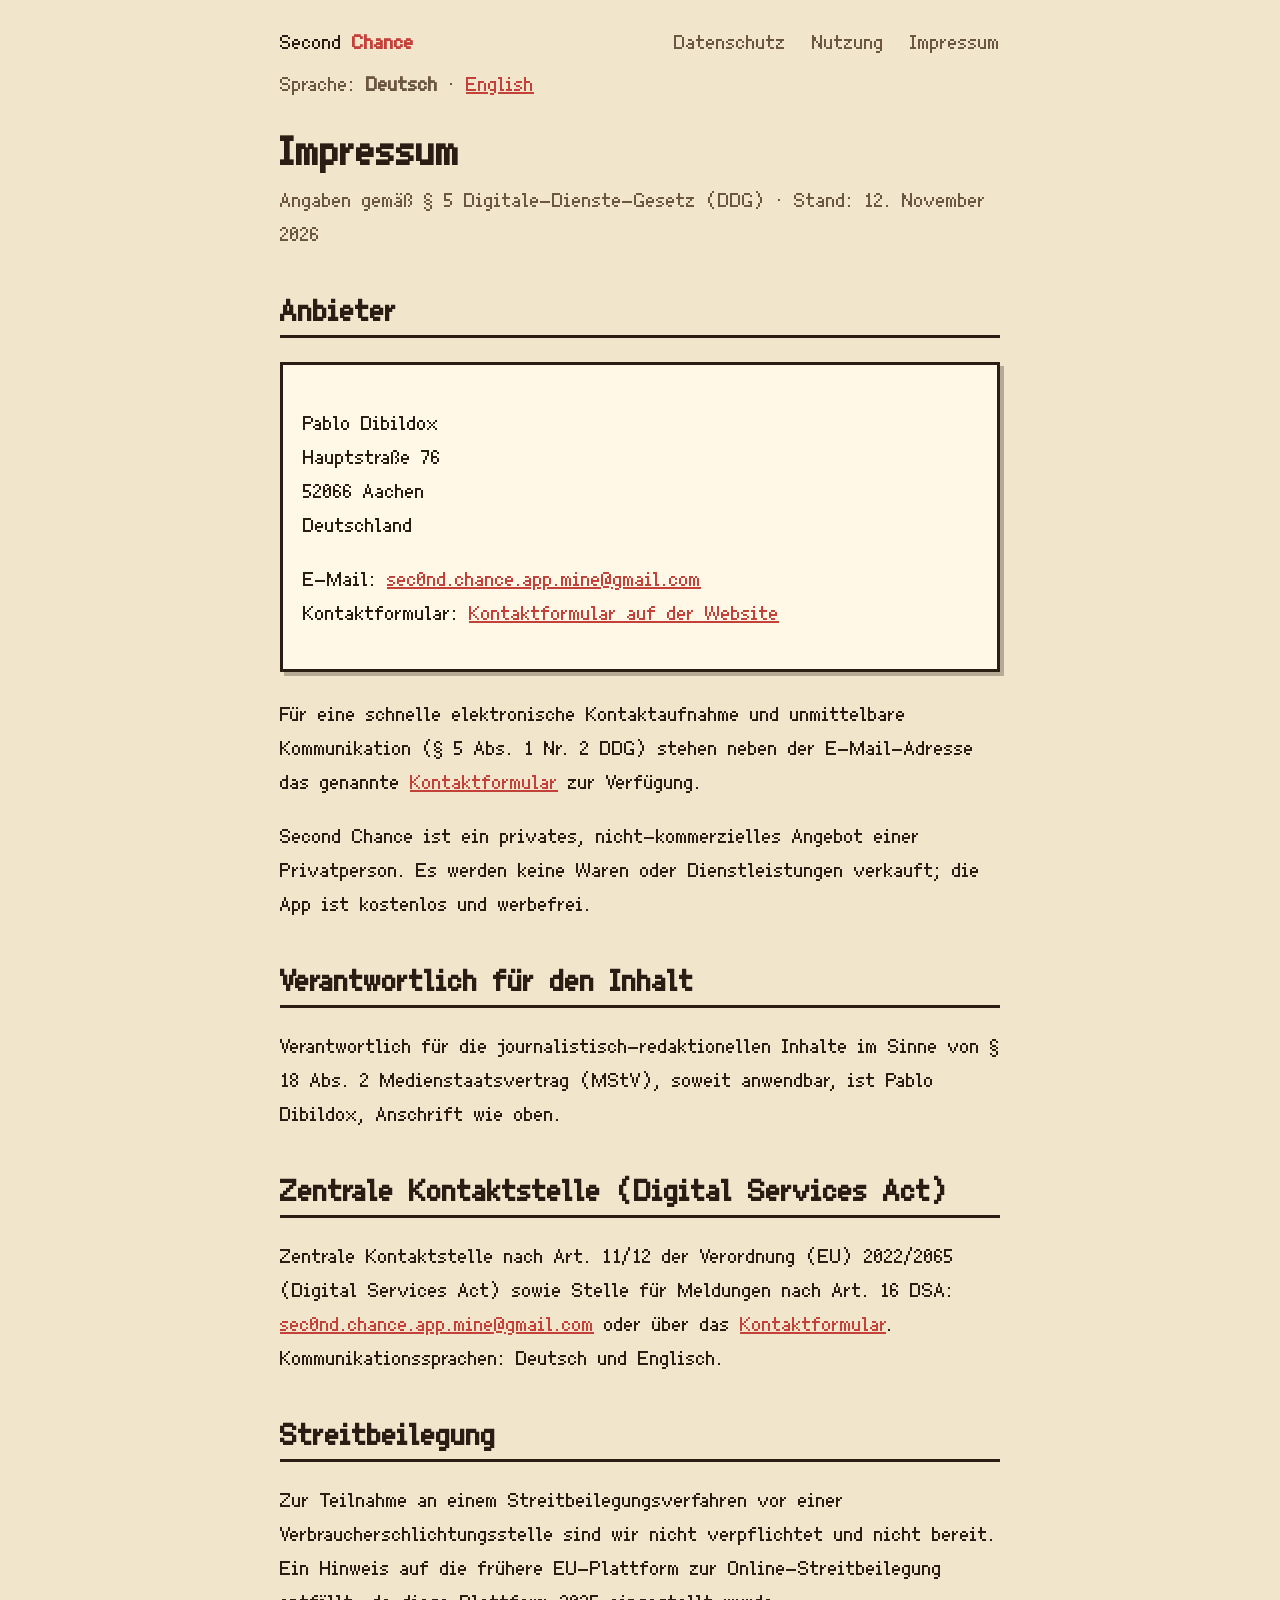
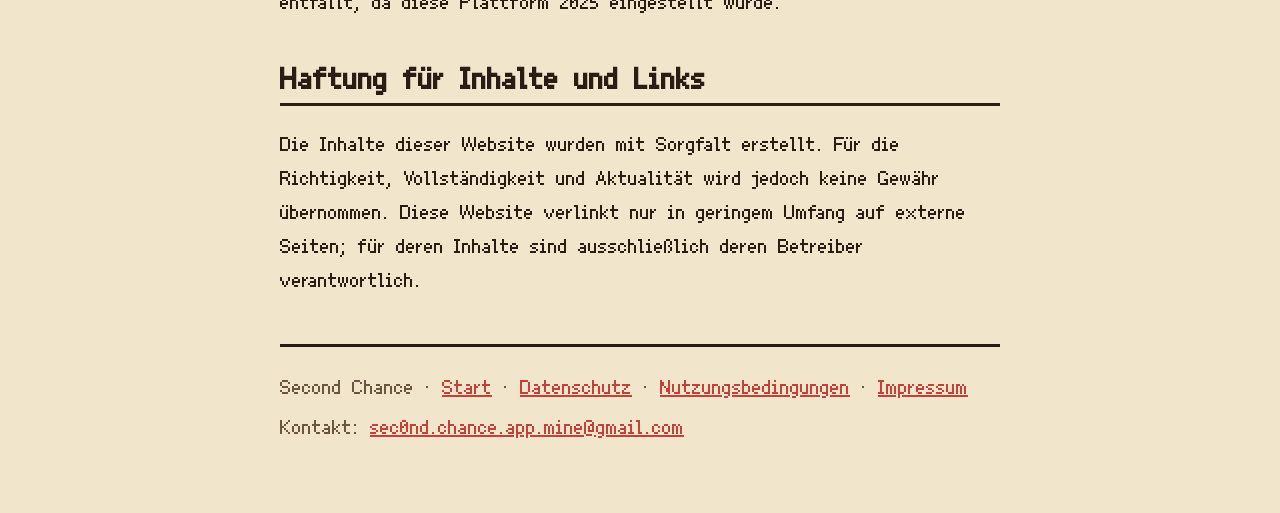
<file: impressum.html>
<!DOCTYPE html>
<html lang="de">
<head>
<meta charset="utf-8">
<meta name="viewport" content="width=device-width, initial-scale=1">
<meta name="robots" content="index,follow">
<title>Impressum – Second Chance</title>
<link rel="stylesheet" href="style.css">
</head>
<body>
<header class="site">
  <a class="brand" href="index.html">Second <b>Chance</b></a>
  <nav>
    <a href="datenschutz.html">Datenschutz</a>
    <a href="nutzungsbedingungen.html">Nutzung</a>
    <a href="impressum.html">Impressum</a>
  </nav>
</header>
<p class="langbar">Sprache: <strong>Deutsch</strong> · <a href="en/imprint.html">English</a></p>

<main class="wrap">
  <h1>Impressum</h1>
  <p class="meta">Angaben gemäß § 5 Digitale-Dienste-Gesetz (DDG) · Stand: 12. November 2026</p>

  <h2>Anbieter</h2>
  <div class="panel">
    <p>Pablo Dibildox<br>
    Hauptstraße 76<br>
    52066 Aachen<br>
    Deutschland</p>
    <p>E-Mail: <a href="mailto:sec0nd.chance.app.mine@gmail.com">sec0nd.chance.app.mine@gmail.com</a><br>
    Kontaktformular: <a href="index.html#kontakt">Kontaktformular auf der Website</a></p>
  </div>
  <p>Für eine schnelle elektronische Kontaktaufnahme und unmittelbare Kommunikation (§ 5 Abs. 1 Nr. 2 DDG) stehen neben
  der E-Mail-Adresse das genannte <a href="index.html#kontakt">Kontaktformular</a> zur Verfügung.</p>
  <p>Second Chance ist ein privates, nicht-kommerzielles Angebot einer Privatperson. Es werden keine Waren oder
  Dienstleistungen verkauft; die App ist kostenlos und werbefrei.</p>

  <h2>Verantwortlich für den Inhalt</h2>
  <p>Verantwortlich für die journalistisch-redaktionellen Inhalte im Sinne von § 18 Abs. 2 Medienstaatsvertrag (MStV),
  soweit anwendbar, ist Pablo Dibildox, Anschrift wie oben.</p>

  <h2>Zentrale Kontaktstelle (Digital Services Act)</h2>
  <p>Zentrale Kontaktstelle nach Art. 11/12 der Verordnung (EU) 2022/2065 (Digital Services Act) sowie Stelle für
  Meldungen nach Art. 16 DSA:
  <a href="mailto:sec0nd.chance.app.mine@gmail.com">sec0nd.chance.app.mine@gmail.com</a> oder über das
  <a href="index.html#kontakt">Kontaktformular</a>.
  Kommunikationssprachen: Deutsch und Englisch.</p>

  <h2>Streitbeilegung</h2>
  <p>Zur Teilnahme an einem Streitbeilegungsverfahren vor einer Verbraucherschlichtungsstelle sind wir nicht
  verpflichtet und nicht bereit. Ein Hinweis auf die frühere EU-Plattform zur Online-Streitbeilegung entfällt, da diese
  Plattform 2025 eingestellt wurde.</p>

  <h2>Haftung für Inhalte und Links</h2>
  <p>Die Inhalte dieser Website wurden mit Sorgfalt erstellt. Für die Richtigkeit, Vollständigkeit und Aktualität wird
  jedoch keine Gewähr übernommen. Diese Website verlinkt nur in geringem Umfang auf externe Seiten; für deren Inhalte
  sind ausschließlich deren Betreiber verantwortlich.</p>
</main>

<footer class="site">
  <p>Second Chance · <a href="index.html">Start</a> · <a href="datenschutz.html">Datenschutz</a> ·
    <a href="nutzungsbedingungen.html">Nutzungsbedingungen</a> · <a href="impressum.html">Impressum</a></p>
  <p>Kontakt: <a href="mailto:sec0nd.chance.app.mine@gmail.com">sec0nd.chance.app.mine@gmail.com</a></p>
</footer>
</body>
</html>
</file>
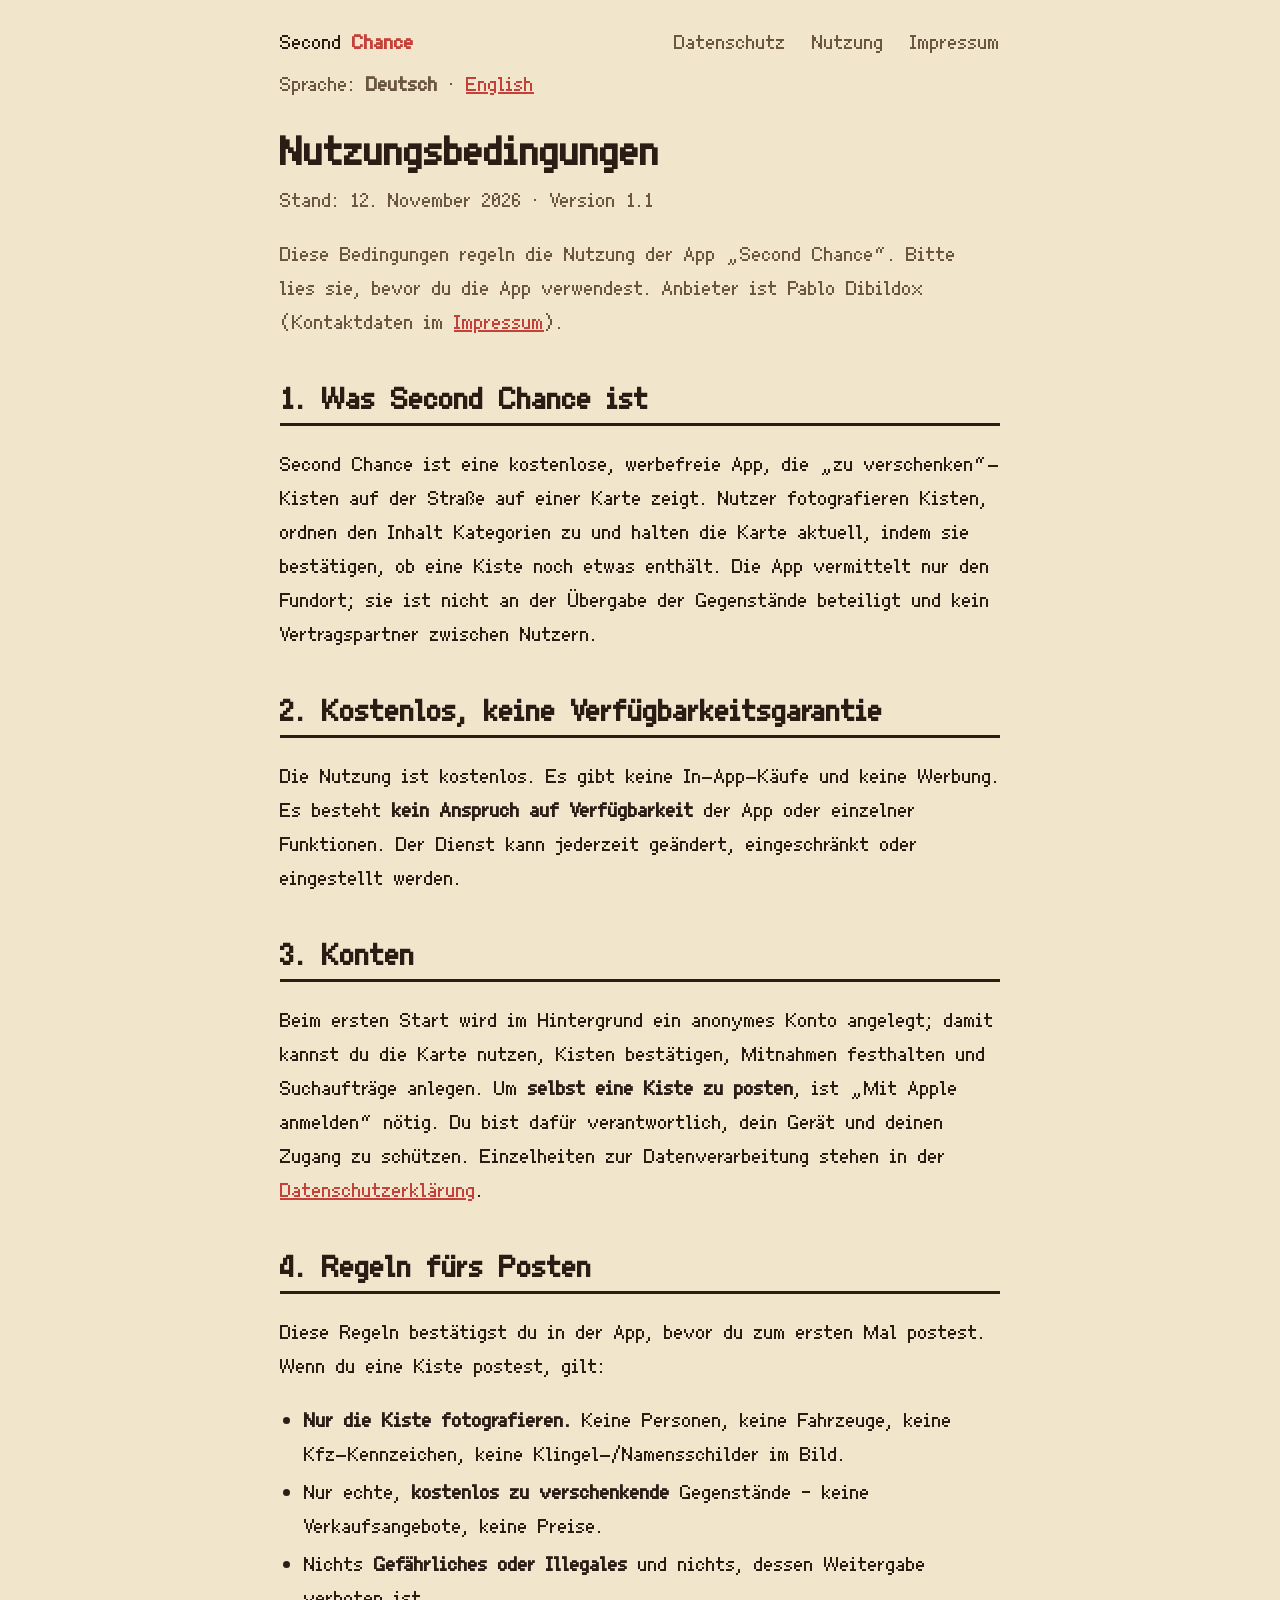
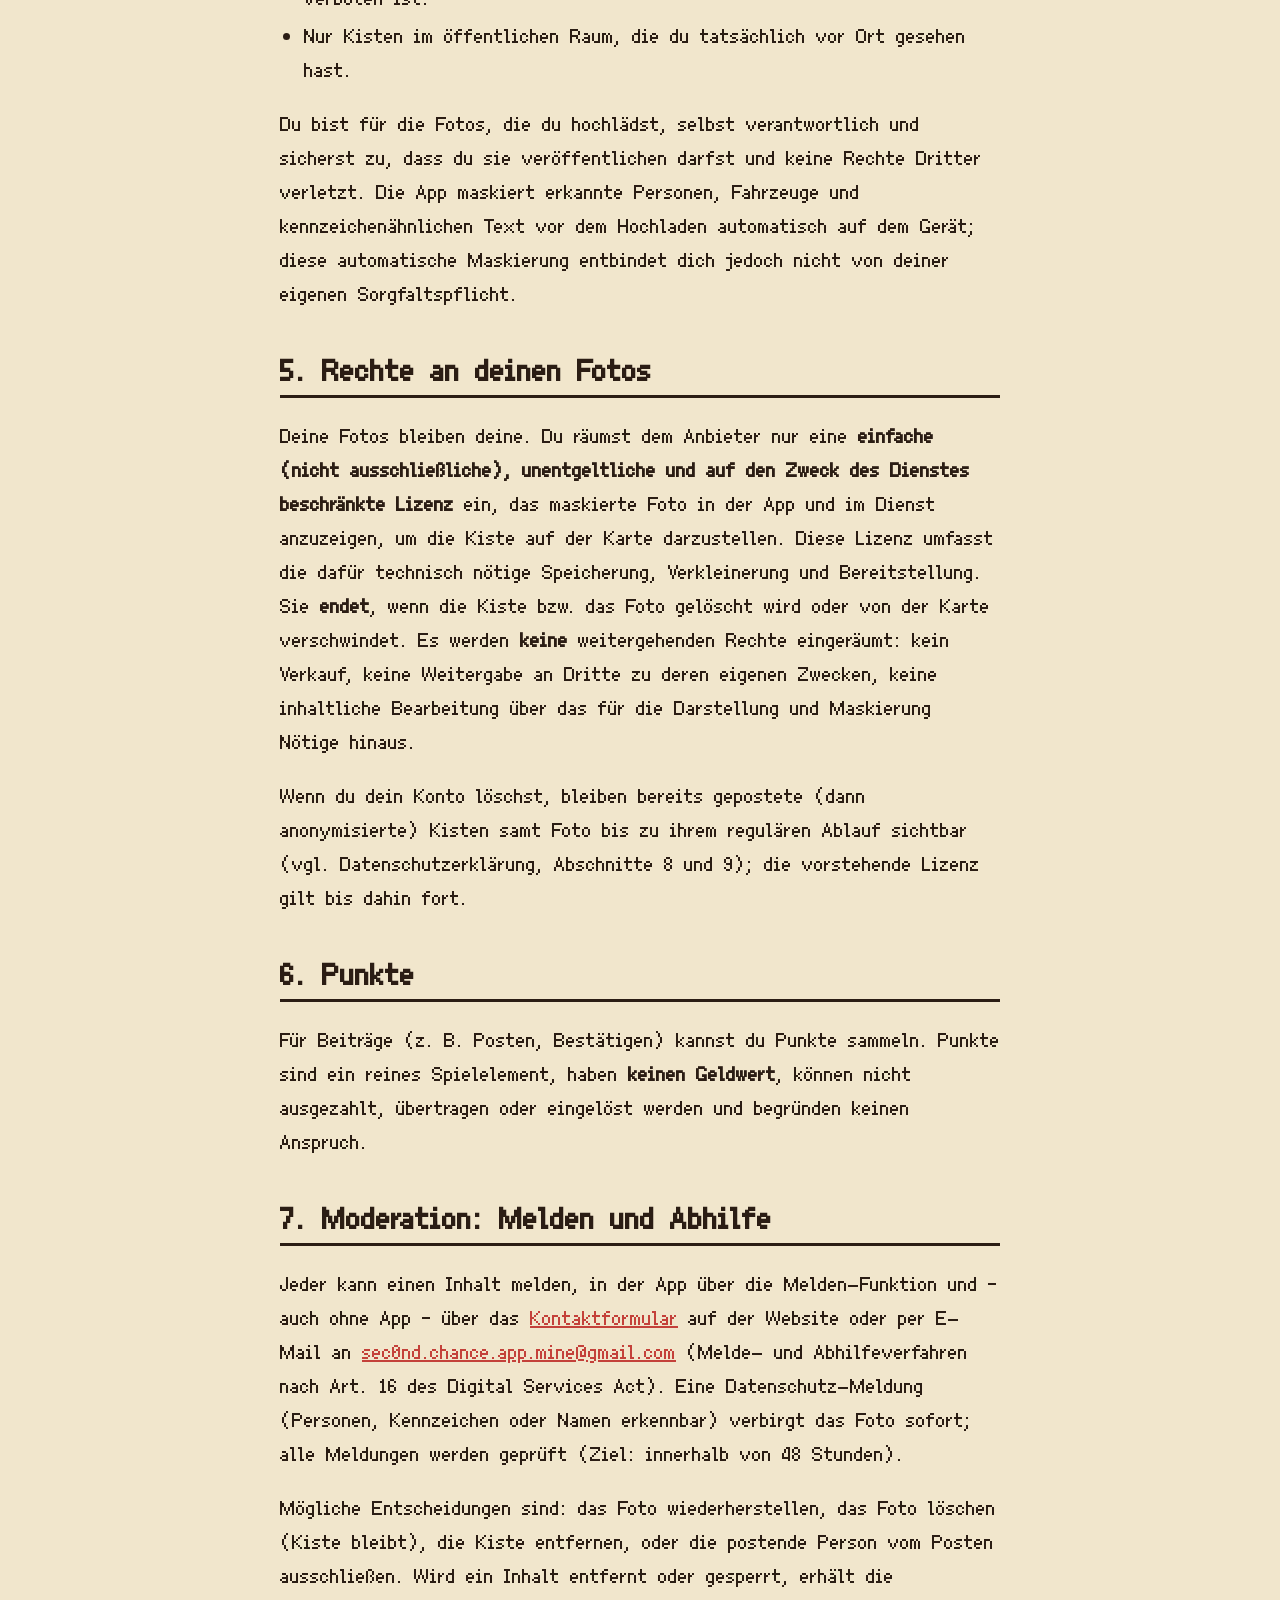
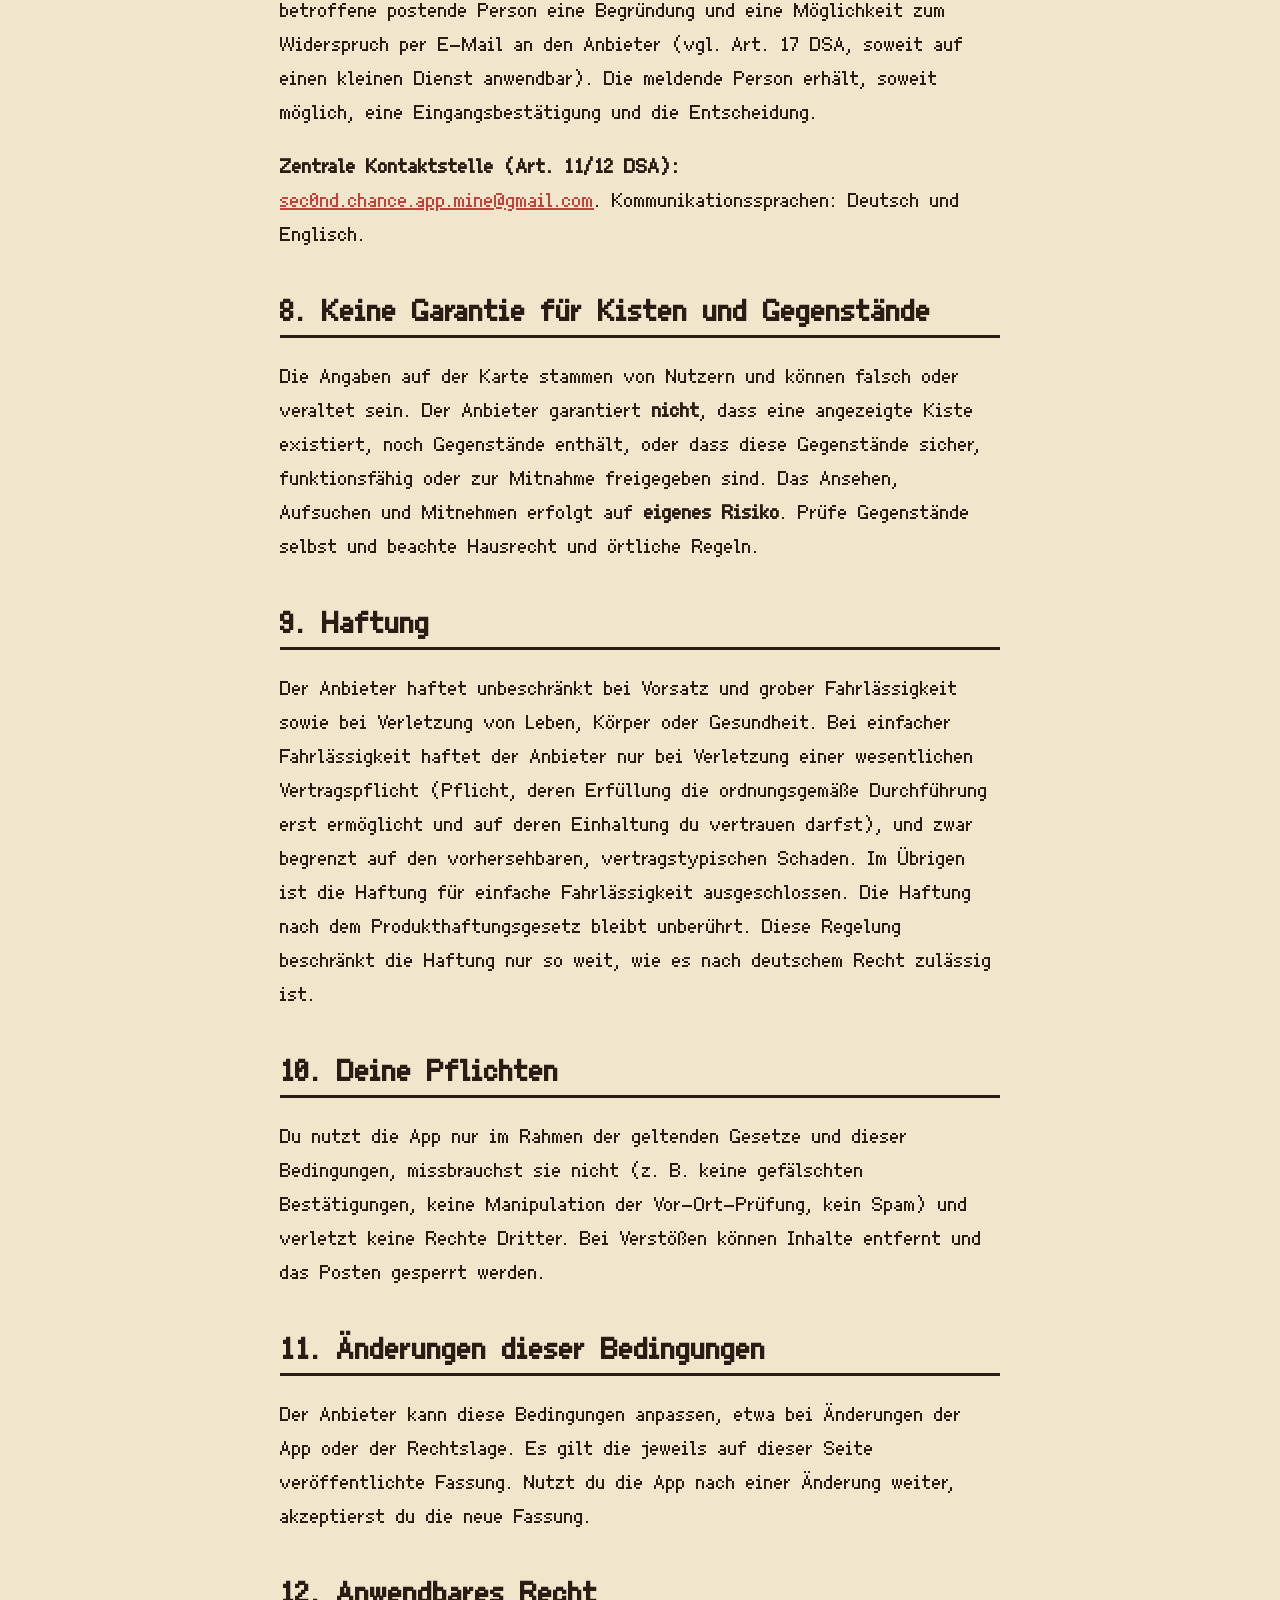
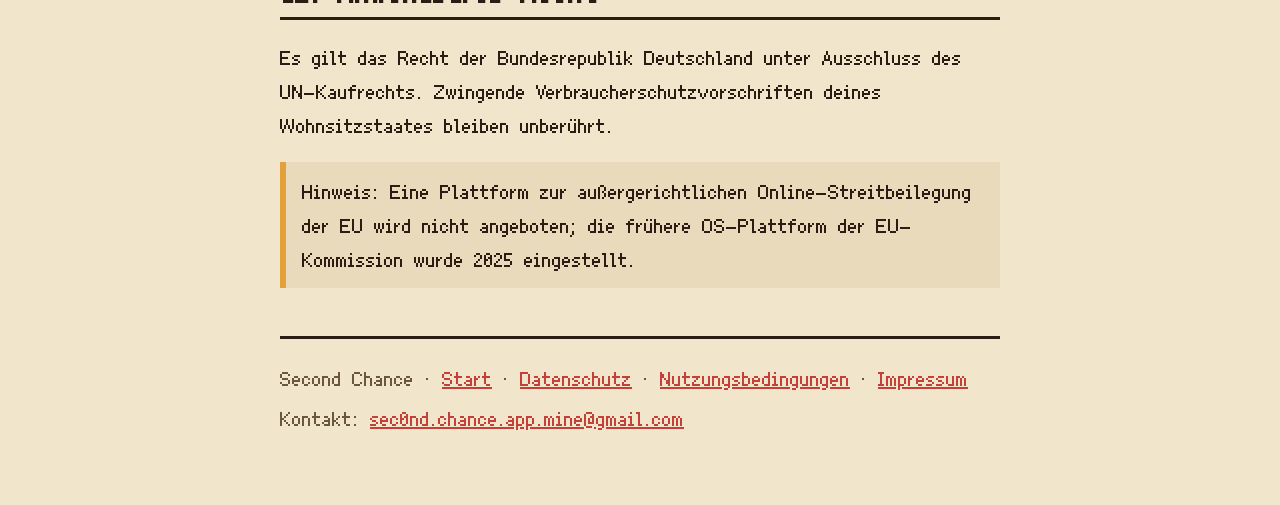
<file: nutzungsbedingungen.html>
<!DOCTYPE html>
<html lang="de">
<head>
<meta charset="utf-8">
<meta name="viewport" content="width=device-width, initial-scale=1">
<meta name="robots" content="index,follow">
<title>Nutzungsbedingungen – Second Chance</title>
<link rel="stylesheet" href="style.css">
</head>
<body>
<header class="site">
  <a class="brand" href="index.html">Second <b>Chance</b></a>
  <nav>
    <a href="datenschutz.html">Datenschutz</a>
    <a href="nutzungsbedingungen.html">Nutzung</a>
    <a href="impressum.html">Impressum</a>
  </nav>
</header>
<p class="langbar">Sprache: <strong>Deutsch</strong> · <a href="en/terms.html">English</a></p>

<main class="wrap">
  <h1>Nutzungsbedingungen</h1>
  <p class="meta">Stand: 12. November 2026 · Version 1.1</p>

  <p class="lede">Diese Bedingungen regeln die Nutzung der App „Second Chance“. Bitte lies sie, bevor du die App
  verwendest. Anbieter ist Pablo Dibildox (Kontaktdaten im <a href="impressum.html">Impressum</a>).</p>

  <h2>1. Was Second Chance ist</h2>
  <p>Second Chance ist eine kostenlose, werbefreie App, die „zu verschenken“-Kisten auf der Straße auf einer Karte
  zeigt. Nutzer fotografieren Kisten, ordnen den Inhalt Kategorien zu und halten die Karte aktuell, indem sie
  bestätigen, ob eine Kiste noch etwas enthält. Die App vermittelt nur den Fundort; sie ist nicht an der Übergabe
  der Gegenstände beteiligt und kein Vertragspartner zwischen Nutzern.</p>

  <h2>2. Kostenlos, keine Verfügbarkeitsgarantie</h2>
  <p>Die Nutzung ist kostenlos. Es gibt keine In-App-Käufe und keine Werbung. Es besteht <strong>kein Anspruch auf
  Verfügbarkeit</strong> der App oder einzelner Funktionen. Der Dienst kann jederzeit geändert, eingeschränkt oder
  eingestellt werden.</p>

  <h2>3. Konten</h2>
  <p>Beim ersten Start wird im Hintergrund ein anonymes Konto angelegt; damit kannst du die Karte nutzen, Kisten
  bestätigen, Mitnahmen festhalten und Suchaufträge anlegen. Um <strong>selbst eine Kiste zu posten</strong>, ist „Mit
  Apple anmelden“ nötig. Du bist dafür verantwortlich, dein Gerät und deinen Zugang zu schützen. Einzelheiten zur
  Datenverarbeitung stehen in der <a href="datenschutz.html">Datenschutzerklärung</a>.</p>

  <h2>4. Regeln fürs Posten</h2>
  <p>Diese Regeln bestätigst du in der App, bevor du zum ersten Mal postest. Wenn du eine Kiste postest, gilt:</p>
  <ul>
    <li><strong>Nur die Kiste fotografieren.</strong> Keine Personen, keine Fahrzeuge, keine Kfz-Kennzeichen, keine
      Klingel-/Namensschilder im Bild.</li>
    <li>Nur echte, <strong>kostenlos zu verschenkende</strong> Gegenstände – keine Verkaufsangebote, keine Preise.</li>
    <li>Nichts <strong>Gefährliches oder Illegales</strong> und nichts, dessen Weitergabe verboten ist.</li>
    <li>Nur Kisten im öffentlichen Raum, die du tatsächlich vor Ort gesehen hast.</li>
  </ul>
  <p>Du bist für die Fotos, die du hochlädst, selbst verantwortlich und sicherst zu, dass du sie veröffentlichen darfst
  und keine Rechte Dritter verletzt. Die App maskiert erkannte Personen, Fahrzeuge und kennzeichenähnlichen Text vor
  dem Hochladen automatisch auf dem Gerät; diese automatische Maskierung entbindet dich jedoch nicht von deiner eigenen
  Sorgfaltspflicht.</p>

  <h2>5. Rechte an deinen Fotos</h2>
  <p>Deine Fotos bleiben deine. Du räumst dem Anbieter nur eine <strong>einfache (nicht ausschließliche),
  unentgeltliche und auf den Zweck des Dienstes beschränkte Lizenz</strong> ein, das maskierte Foto in der App und im
  Dienst anzuzeigen, um die Kiste auf der Karte darzustellen. Diese Lizenz umfasst die dafür technisch nötige
  Speicherung, Verkleinerung und Bereitstellung. Sie <strong>endet</strong>, wenn die Kiste bzw. das Foto gelöscht wird
  oder von der Karte verschwindet. Es werden <strong>keine</strong> weitergehenden Rechte eingeräumt: kein Verkauf, keine
  Weitergabe an Dritte zu deren eigenen Zwecken, keine inhaltliche Bearbeitung über das für die Darstellung und
  Maskierung Nötige hinaus.</p>
  <p>Wenn du dein Konto löschst, bleiben bereits gepostete (dann anonymisierte) Kisten samt Foto bis zu ihrem
  regulären Ablauf sichtbar (vgl. Datenschutzerklärung, Abschnitte 8 und 9); die vorstehende Lizenz gilt bis dahin
  fort.</p>

  <h2>6. Punkte</h2>
  <p>Für Beiträge (z. B. Posten, Bestätigen) kannst du Punkte sammeln. Punkte sind ein reines Spielelement, haben
  <strong>keinen Geldwert</strong>, können nicht ausgezahlt, übertragen oder eingelöst werden und begründen keinen
  Anspruch.</p>

  <h2 id="melden">7. Moderation: Melden und Abhilfe</h2>
  <p>Jeder kann einen Inhalt melden, in der App über die Melden-Funktion und – auch ohne App – über das
  <a href="index.html#kontakt">Kontaktformular</a> auf der Website oder per E-Mail an
  <a href="mailto:sec0nd.chance.app.mine@gmail.com">sec0nd.chance.app.mine@gmail.com</a> (Melde- und Abhilfeverfahren
  nach Art. 16 des Digital Services Act). Eine Datenschutz-Meldung (Personen, Kennzeichen oder Namen erkennbar) verbirgt
  das Foto sofort; alle Meldungen werden geprüft (Ziel: innerhalb von 48 Stunden).</p>
  <p>Mögliche Entscheidungen sind: das Foto wiederherstellen, das Foto löschen (Kiste bleibt), die Kiste entfernen, oder
  die postende Person vom Posten ausschließen. Wird ein Inhalt entfernt oder gesperrt, erhält die betroffene postende
  Person eine Begründung und eine Möglichkeit zum Widerspruch per E-Mail an den Anbieter (vgl. Art. 17 DSA, soweit auf
  einen kleinen Dienst anwendbar). Die meldende Person erhält, soweit möglich, eine Eingangsbestätigung und die
  Entscheidung.</p>
  <p><strong>Zentrale Kontaktstelle (Art. 11/12 DSA):</strong> <a href="mailto:sec0nd.chance.app.mine@gmail.com">sec0nd.chance.app.mine@gmail.com</a>.
  Kommunikationssprachen: Deutsch und Englisch.</p>

  <h2>8. Keine Garantie für Kisten und Gegenstände</h2>
  <p>Die Angaben auf der Karte stammen von Nutzern und können falsch oder veraltet sein. Der Anbieter garantiert
  <strong>nicht</strong>, dass eine angezeigte Kiste existiert, noch Gegenstände enthält, oder dass diese Gegenstände
  sicher, funktionsfähig oder zur Mitnahme freigegeben sind. Das Ansehen, Aufsuchen und Mitnehmen erfolgt auf
  <strong>eigenes Risiko</strong>. Prüfe Gegenstände selbst und beachte Hausrecht und örtliche Regeln.</p>

  <h2>9. Haftung</h2>
  <p>Der Anbieter haftet unbeschränkt bei Vorsatz und grober Fahrlässigkeit sowie bei Verletzung von Leben, Körper oder
  Gesundheit. Bei einfacher Fahrlässigkeit haftet der Anbieter nur bei Verletzung einer wesentlichen Vertragspflicht
  (Pflicht, deren Erfüllung die ordnungsgemäße Durchführung erst ermöglicht und auf deren Einhaltung du vertrauen
  darfst), und zwar begrenzt auf den vorhersehbaren, vertragstypischen Schaden. Im Übrigen ist die Haftung für einfache
  Fahrlässigkeit ausgeschlossen. Die Haftung nach dem Produkthaftungsgesetz bleibt unberührt. Diese Regelung
  beschränkt die Haftung nur so weit, wie es nach deutschem Recht zulässig ist.</p>

  <h2>10. Deine Pflichten</h2>
  <p>Du nutzt die App nur im Rahmen der geltenden Gesetze und dieser Bedingungen, missbrauchst sie nicht (z. B. keine
  gefälschten Bestätigungen, keine Manipulation der Vor-Ort-Prüfung, kein Spam) und verletzt keine Rechte Dritter. Bei
  Verstößen können Inhalte entfernt und das Posten gesperrt werden.</p>

  <h2>11. Änderungen dieser Bedingungen</h2>
  <p>Der Anbieter kann diese Bedingungen anpassen, etwa bei Änderungen der App oder der Rechtslage. Es gilt die jeweils
  auf dieser Seite veröffentlichte Fassung. Nutzt du die App nach einer Änderung weiter, akzeptierst du die neue
  Fassung.</p>

  <h2>12. Anwendbares Recht</h2>
  <p>Es gilt das Recht der Bundesrepublik Deutschland unter Ausschluss des UN-Kaufrechts. Zwingende
  Verbraucherschutzvorschriften deines Wohnsitzstaates bleiben unberührt.</p>

  <p class="note">Hinweis: Eine Plattform zur außergerichtlichen Online-Streitbeilegung der EU wird nicht angeboten;
  die frühere OS-Plattform der EU-Kommission wurde 2025 eingestellt.</p>
</main>

<footer class="site">
  <p>Second Chance · <a href="index.html">Start</a> · <a href="datenschutz.html">Datenschutz</a> ·
    <a href="nutzungsbedingungen.html">Nutzungsbedingungen</a> · <a href="impressum.html">Impressum</a></p>
  <p>Kontakt: <a href="mailto:sec0nd.chance.app.mine@gmail.com">sec0nd.chance.app.mine@gmail.com</a></p>
</footer>
</body>
</html>
</file>
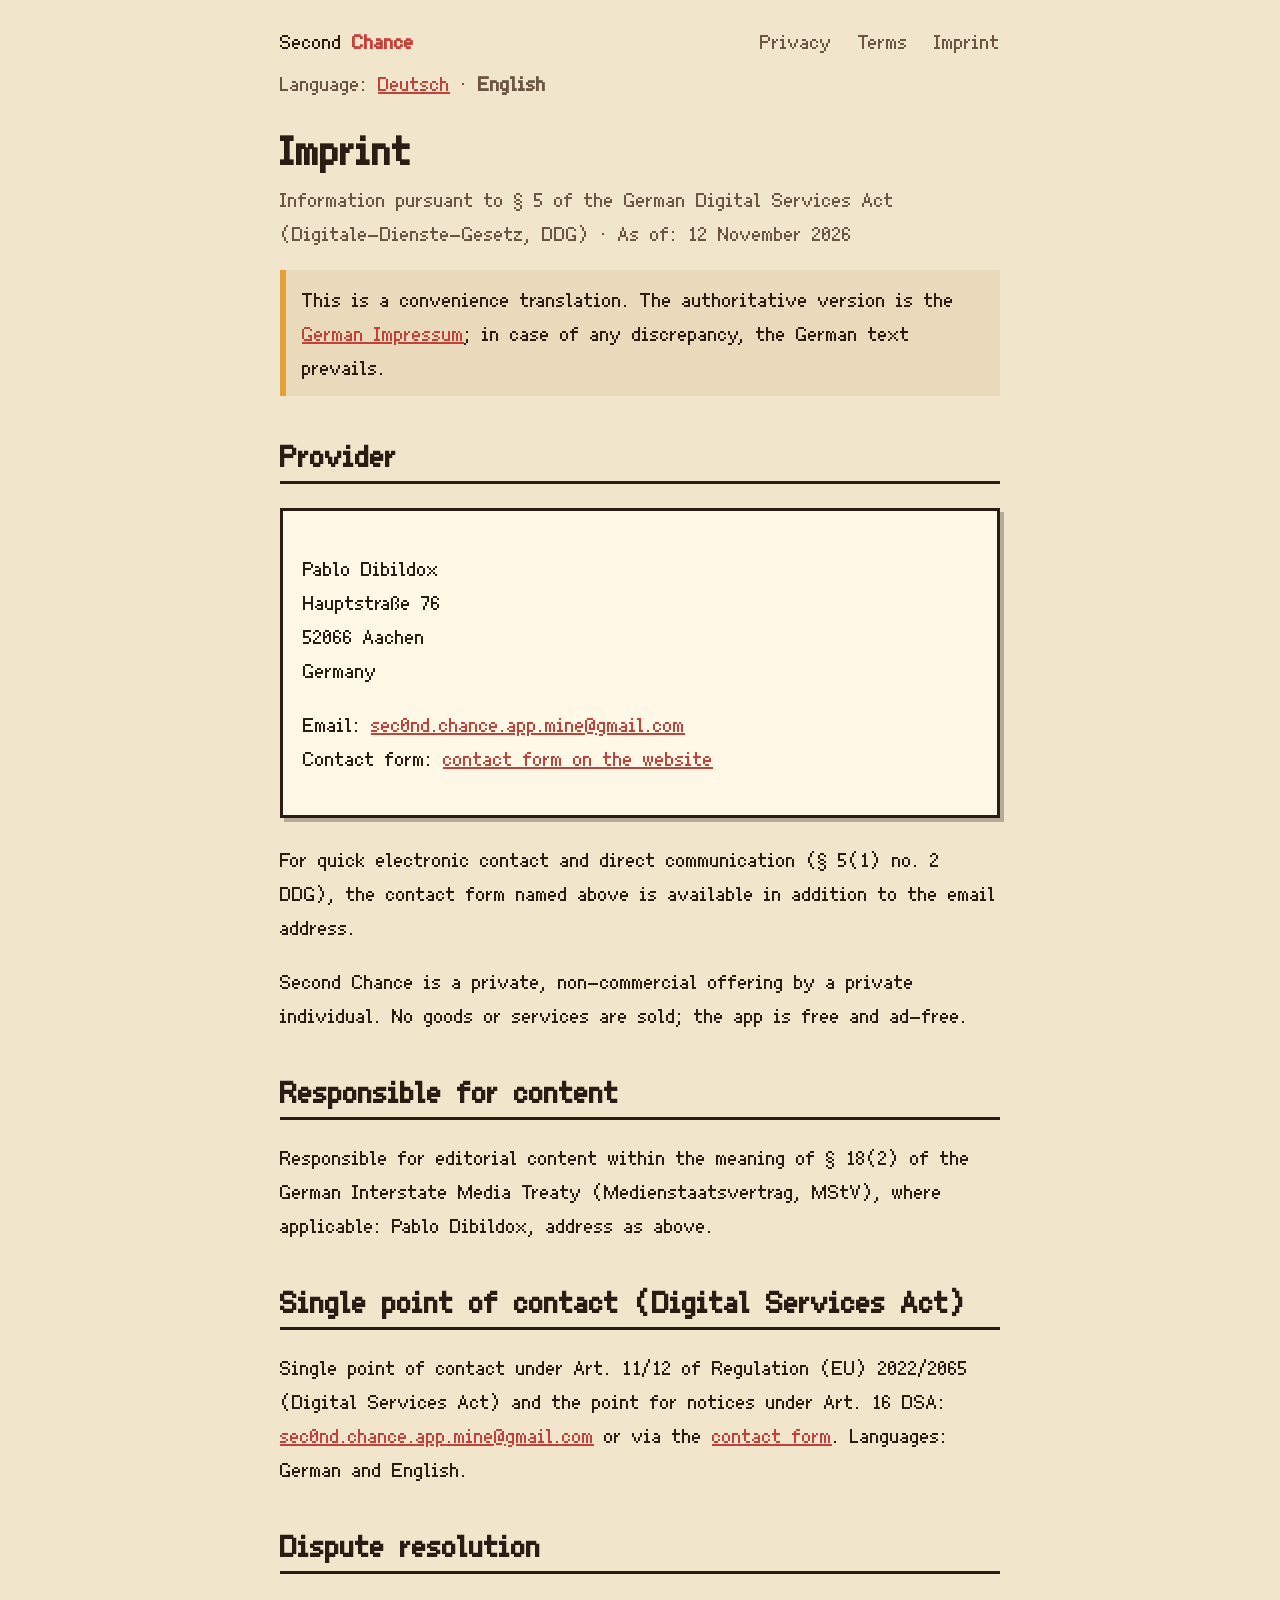
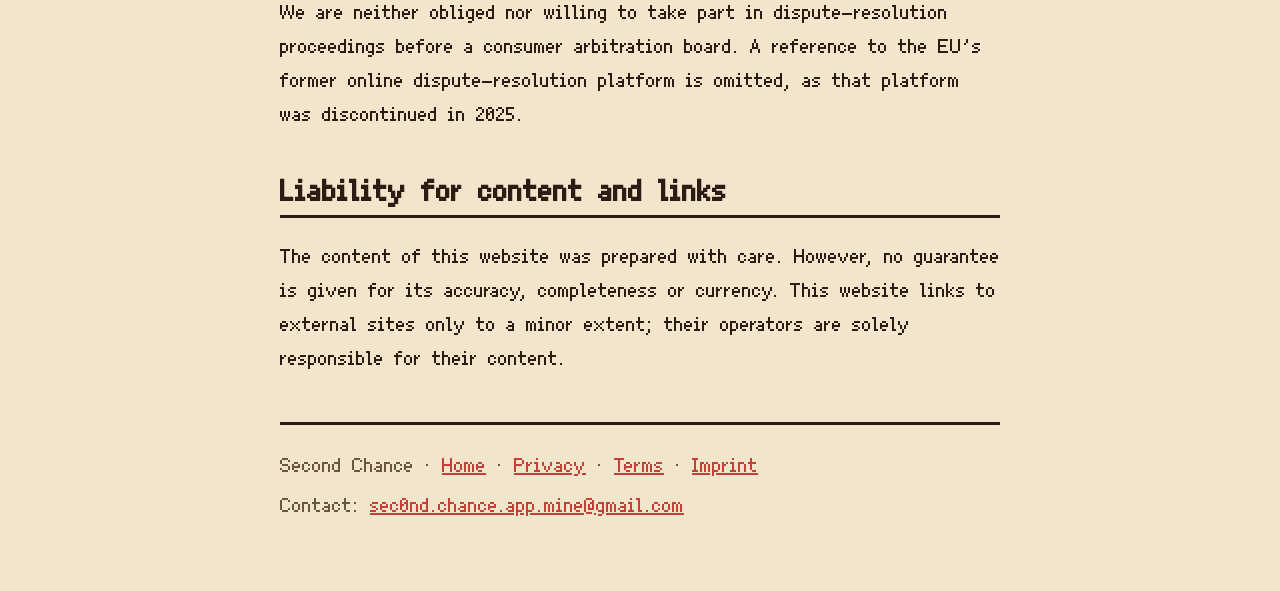
<file: en/imprint.html>
<!DOCTYPE html>
<html lang="en">
<head>
<meta charset="utf-8">
<meta name="viewport" content="width=device-width, initial-scale=1">
<meta name="robots" content="index,follow">
<title>Imprint – Second Chance</title>
<link rel="stylesheet" href="../style.css">
</head>
<body>
<header class="site">
  <a class="brand" href="index.html">Second <b>Chance</b></a>
  <nav>
    <a href="privacy.html">Privacy</a>
    <a href="terms.html">Terms</a>
    <a href="imprint.html">Imprint</a>
  </nav>
</header>
<p class="langbar">Language: <a href="../impressum.html">Deutsch</a> · <strong>English</strong></p>

<main class="wrap">
  <h1>Imprint</h1>
  <p class="meta">Information pursuant to § 5 of the German Digital Services Act (Digitale-Dienste-Gesetz, DDG) · As of:
  12 November 2026</p>
  <p class="note">This is a convenience translation. The authoritative version is the
  <a href="../impressum.html">German Impressum</a>; in case of any discrepancy, the German text prevails.</p>

  <h2>Provider</h2>
  <div class="panel">
    <p>Pablo Dibildox<br>
    Hauptstraße 76<br>
    52066 Aachen<br>
    Germany</p>
    <p>Email: <a href="mailto:sec0nd.chance.app.mine@gmail.com">sec0nd.chance.app.mine@gmail.com</a><br>
    Contact form: <a href="index.html#kontakt">contact form on the website</a></p>
  </div>
  <p>For quick electronic contact and direct communication (§ 5(1) no. 2 DDG), the contact form named above is available in
  addition to the email address.</p>
  <p>Second Chance is a private, non-commercial offering by a private individual. No goods or services are sold; the app is
  free and ad-free.</p>

  <h2>Responsible for content</h2>
  <p>Responsible for editorial content within the meaning of § 18(2) of the German Interstate Media Treaty (Medienstaatsvertrag,
  MStV), where applicable: Pablo Dibildox, address as above.</p>

  <h2>Single point of contact (Digital Services Act)</h2>
  <p>Single point of contact under Art. 11/12 of Regulation (EU) 2022/2065 (Digital Services Act) and the point for notices
  under Art. 16 DSA: <a href="mailto:sec0nd.chance.app.mine@gmail.com">sec0nd.chance.app.mine@gmail.com</a> or via the
  <a href="index.html#kontakt">contact form</a>. Languages: German and English.</p>

  <h2>Dispute resolution</h2>
  <p>We are neither obliged nor willing to take part in dispute-resolution proceedings before a consumer arbitration board. A
  reference to the EU’s former online dispute-resolution platform is omitted, as that platform was discontinued in 2025.</p>

  <h2>Liability for content and links</h2>
  <p>The content of this website was prepared with care. However, no guarantee is given for its accuracy, completeness or
  currency. This website links to external sites only to a minor extent; their operators are solely responsible for their
  content.</p>
</main>

<footer class="site">
  <p>Second Chance · <a href="index.html">Home</a> · <a href="privacy.html">Privacy</a> · <a href="terms.html">Terms</a> ·
    <a href="imprint.html">Imprint</a></p>
  <p>Contact: <a href="mailto:sec0nd.chance.app.mine@gmail.com">sec0nd.chance.app.mine@gmail.com</a></p>
</footer>
</body>
</html>
</file>
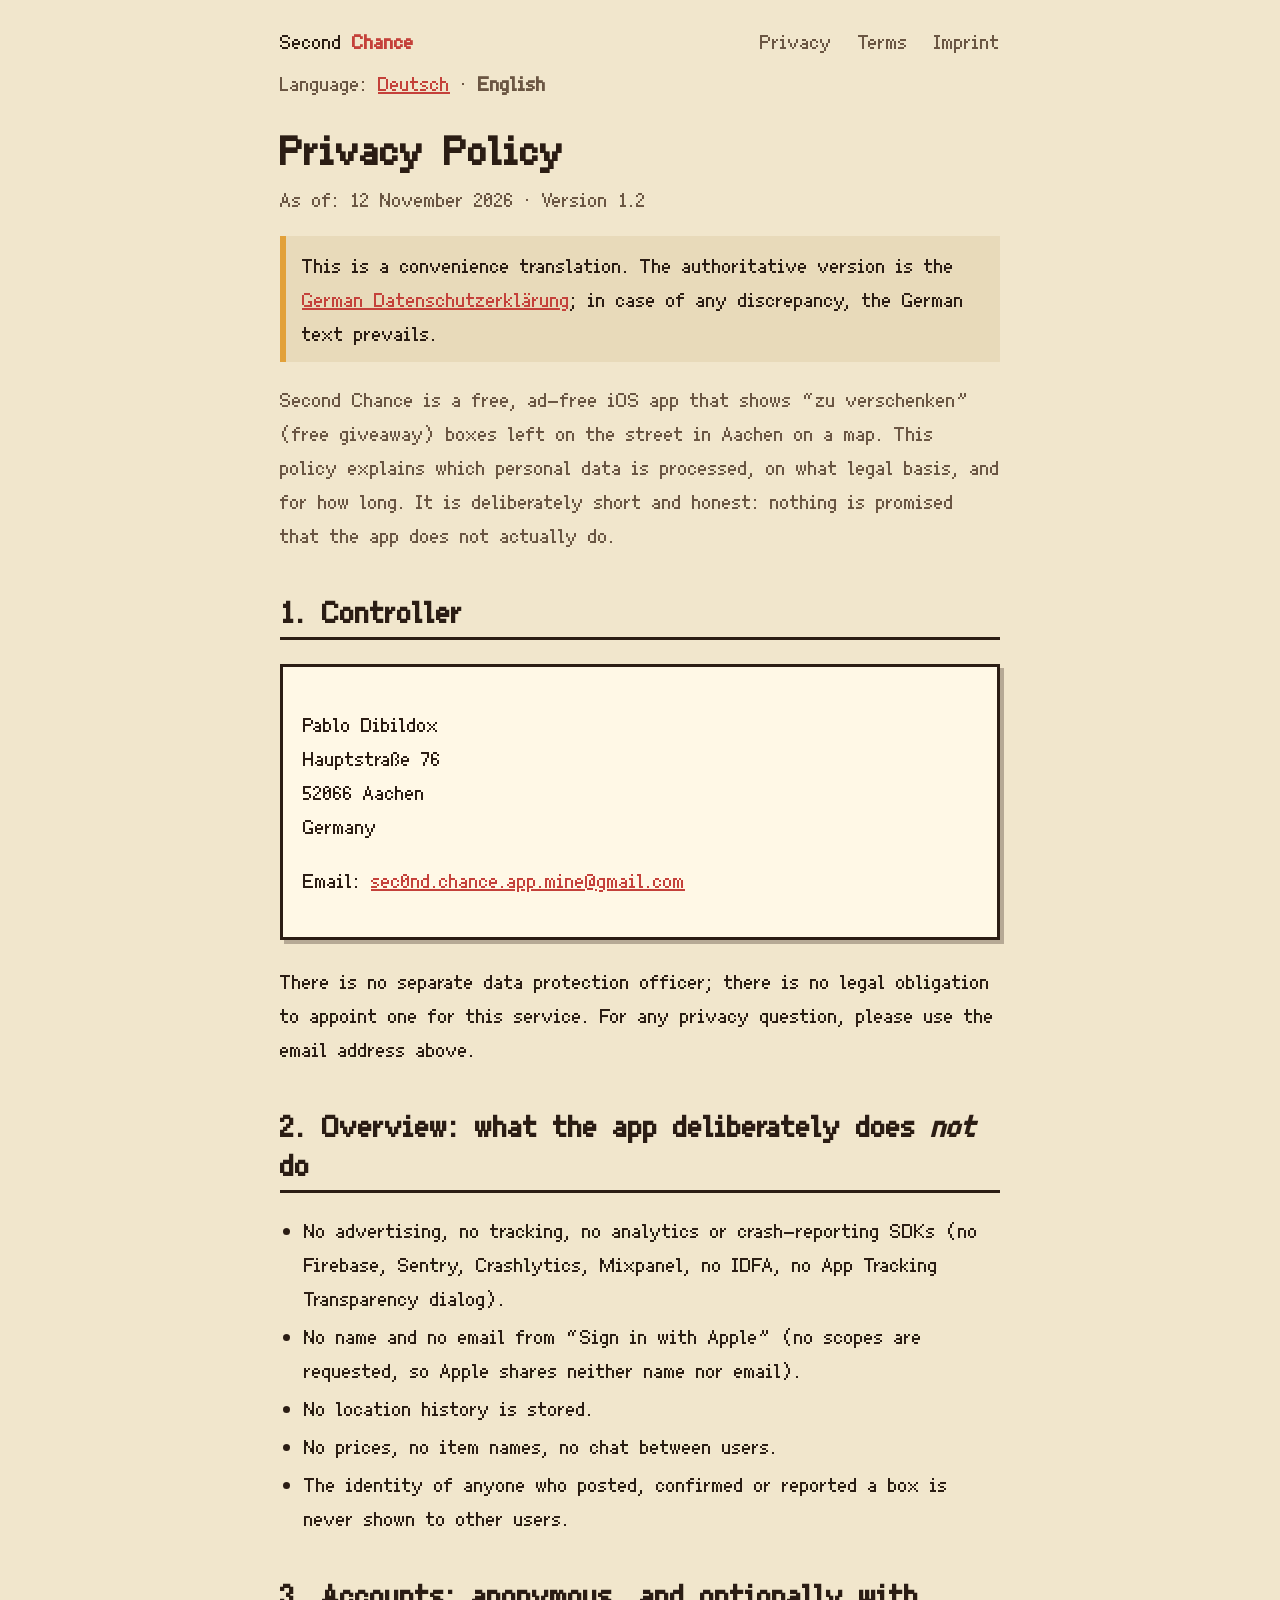
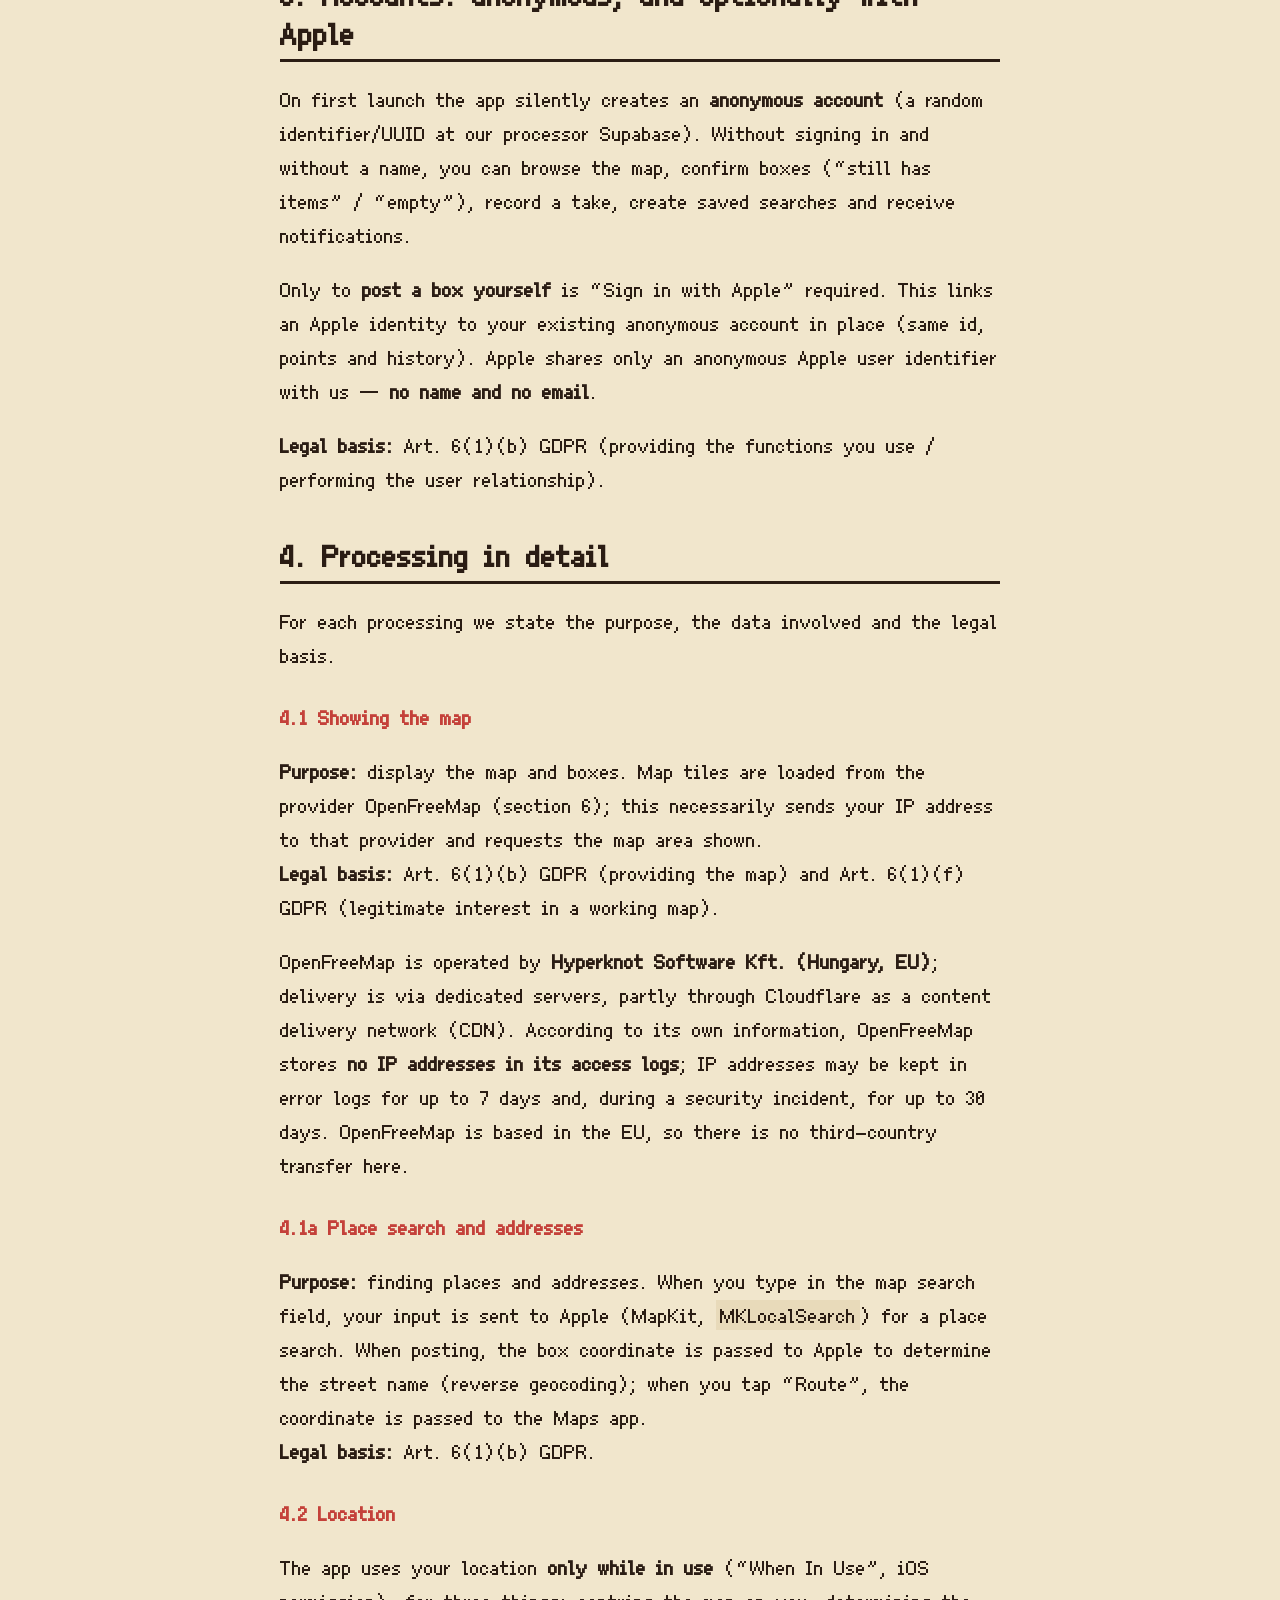
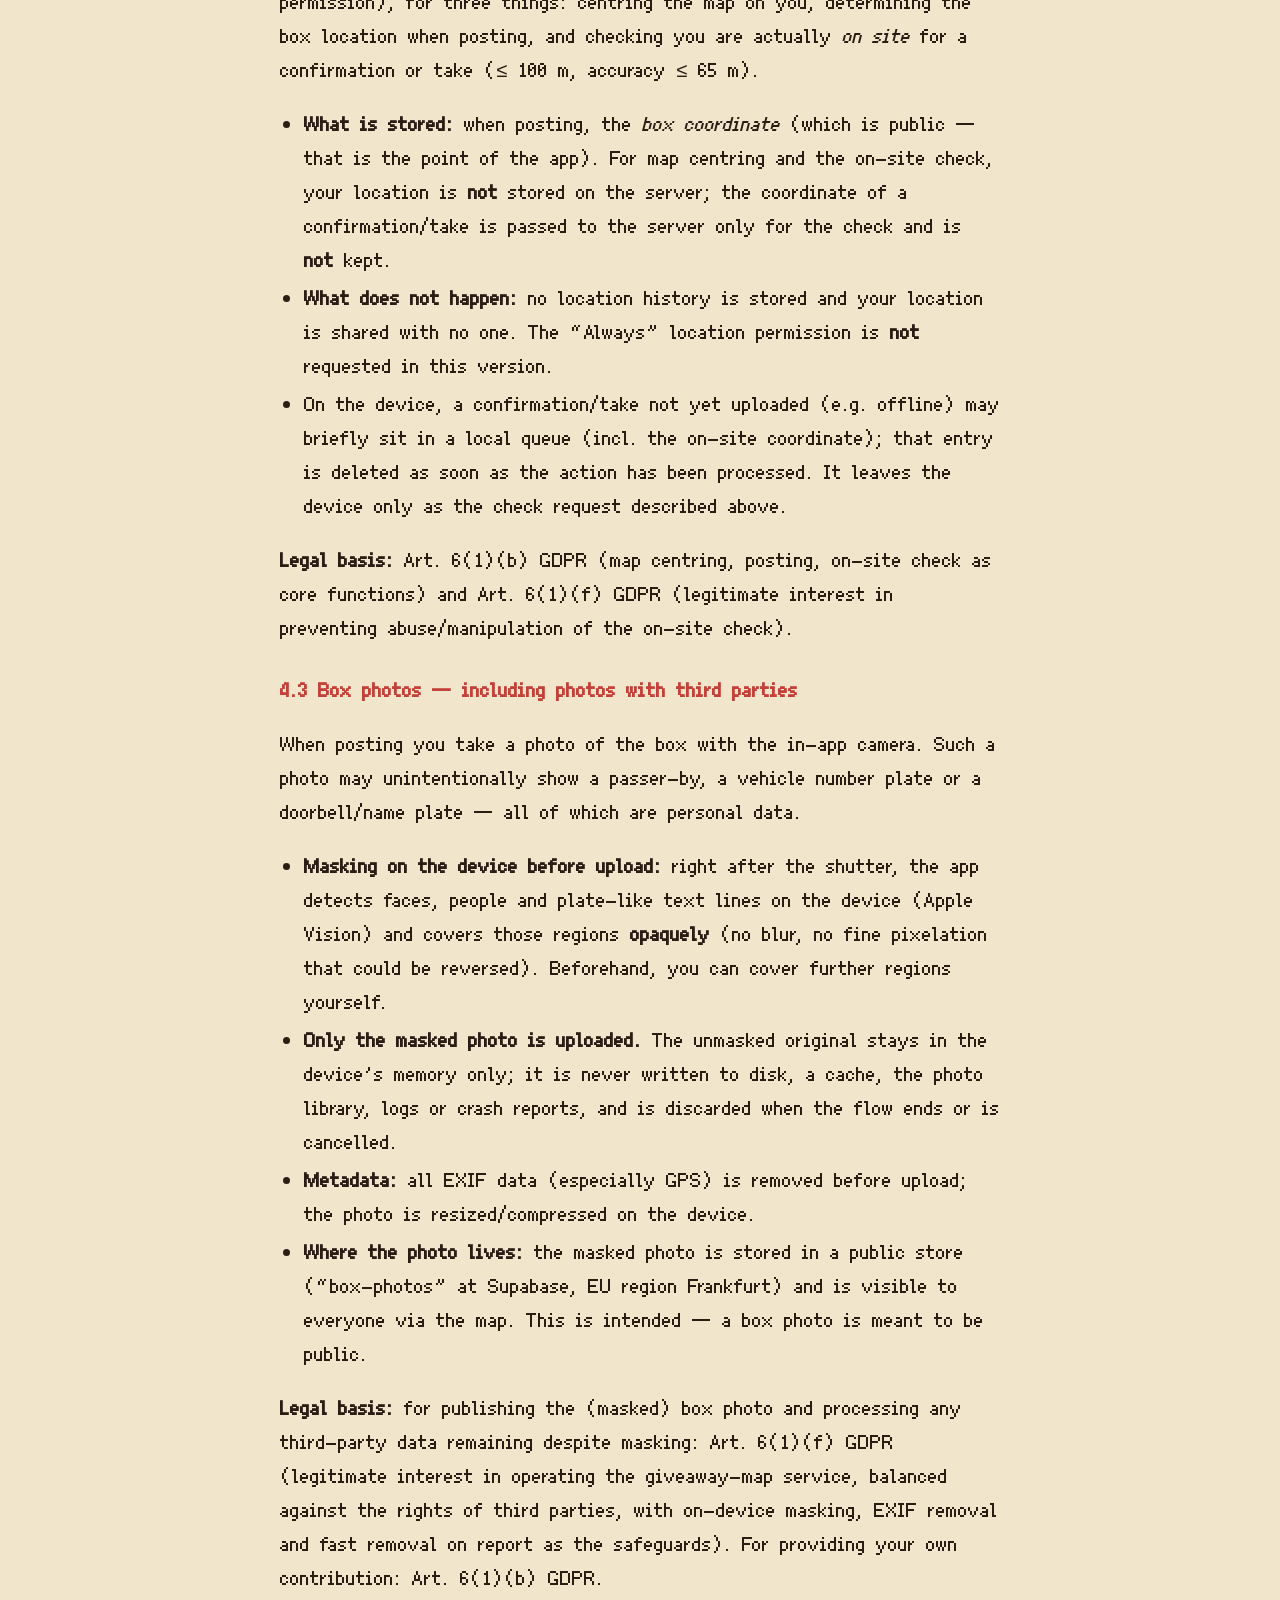
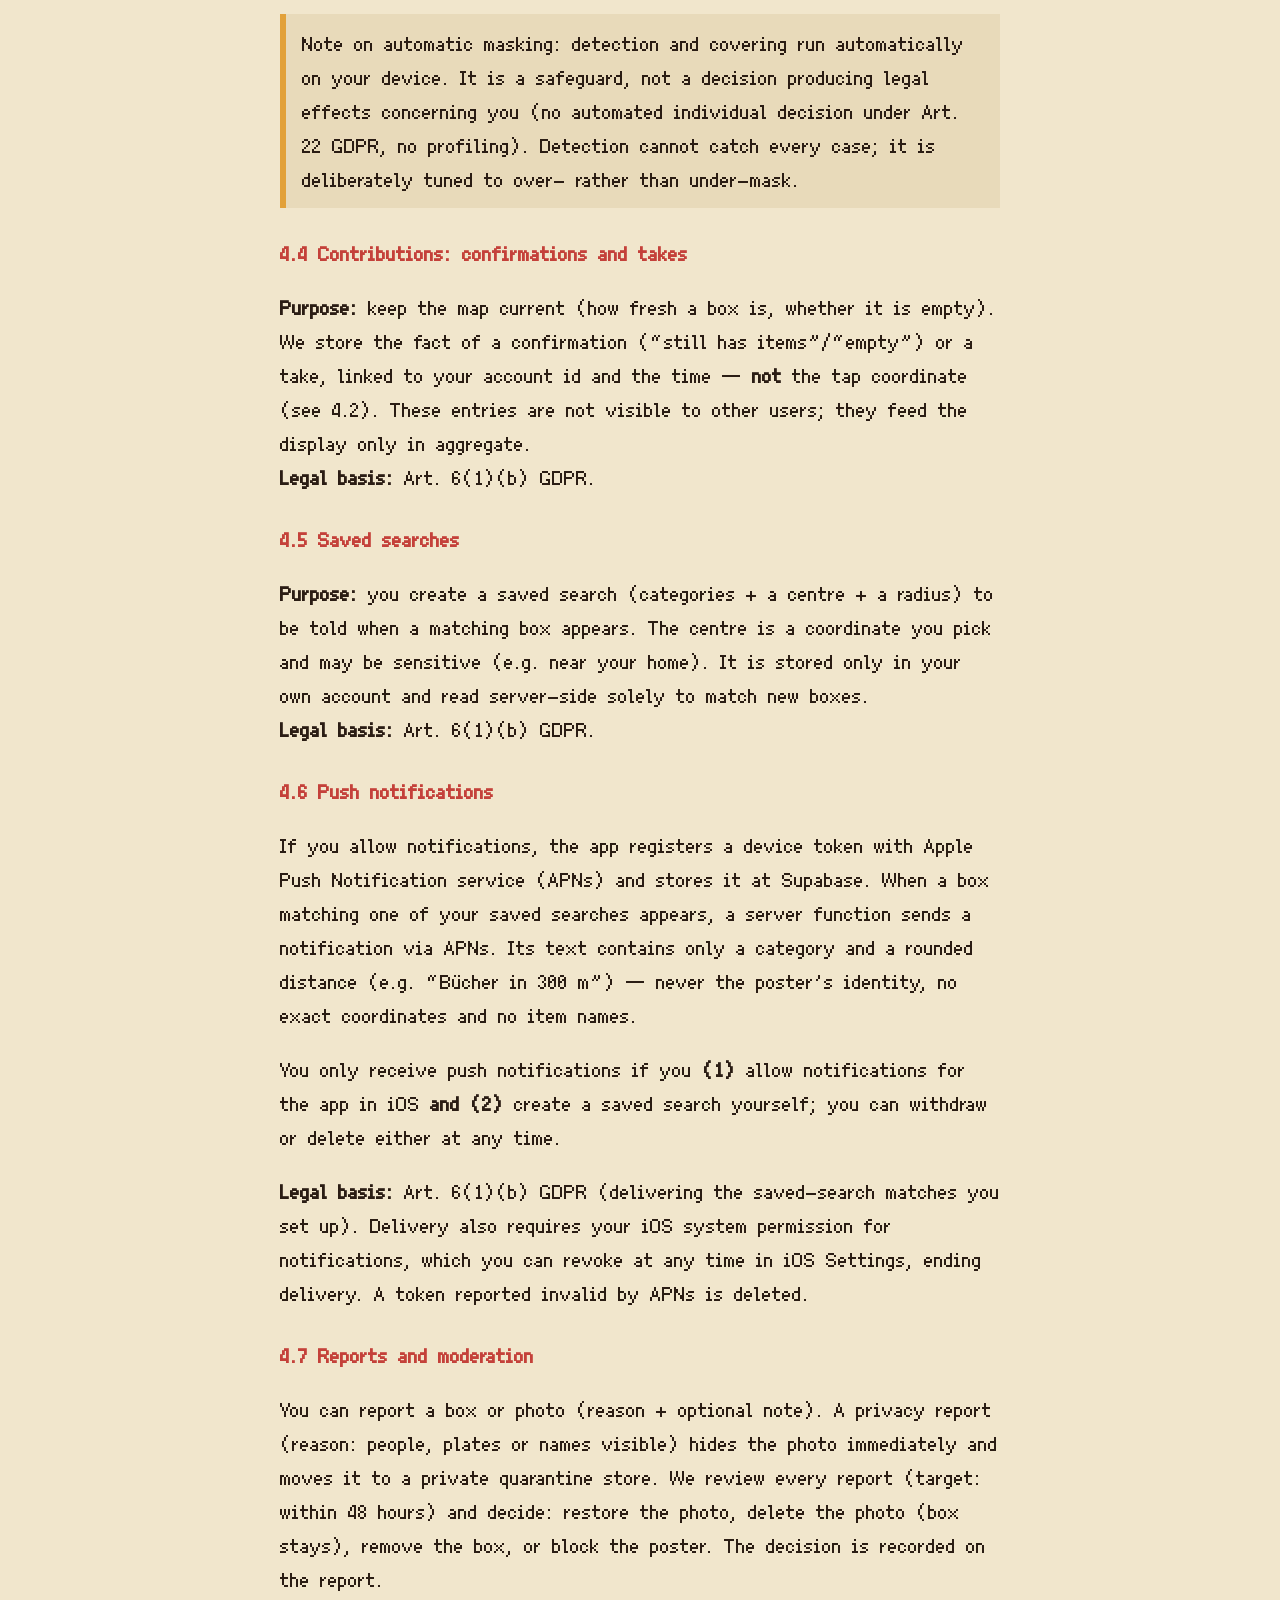
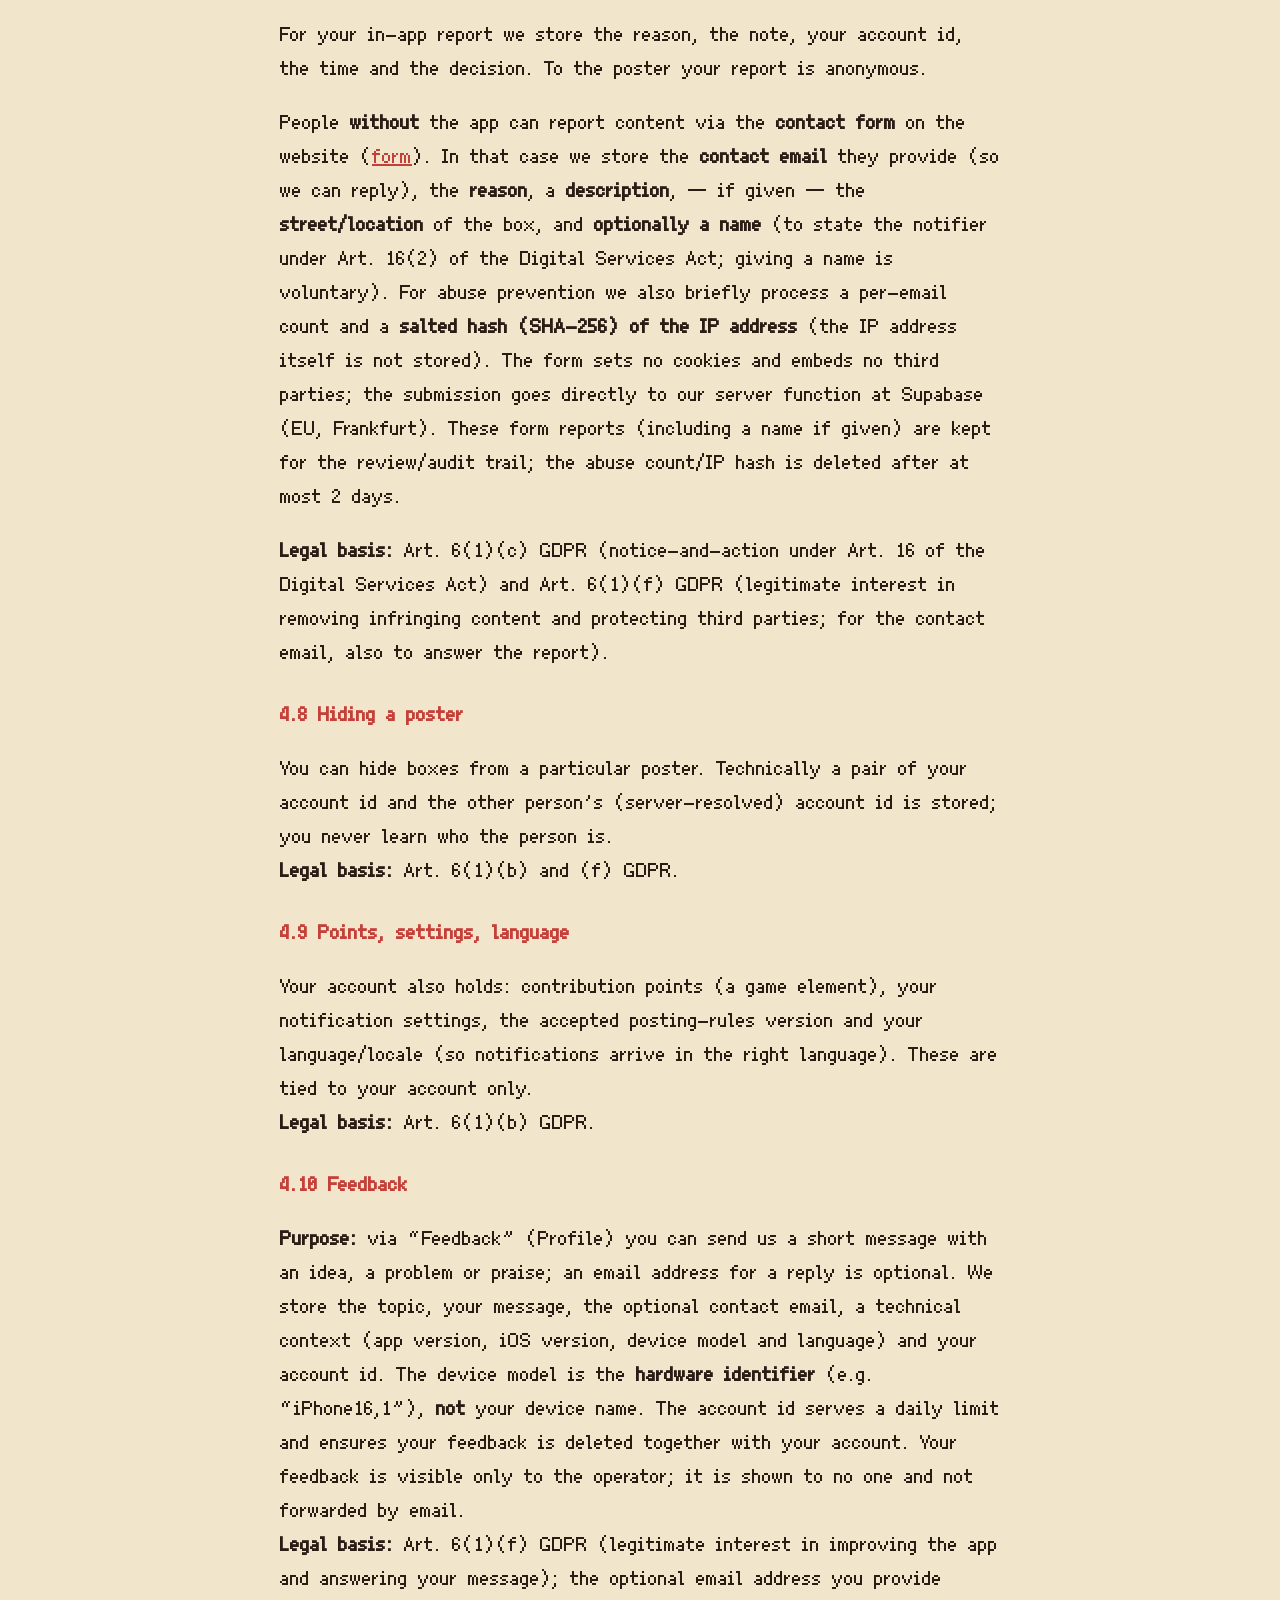
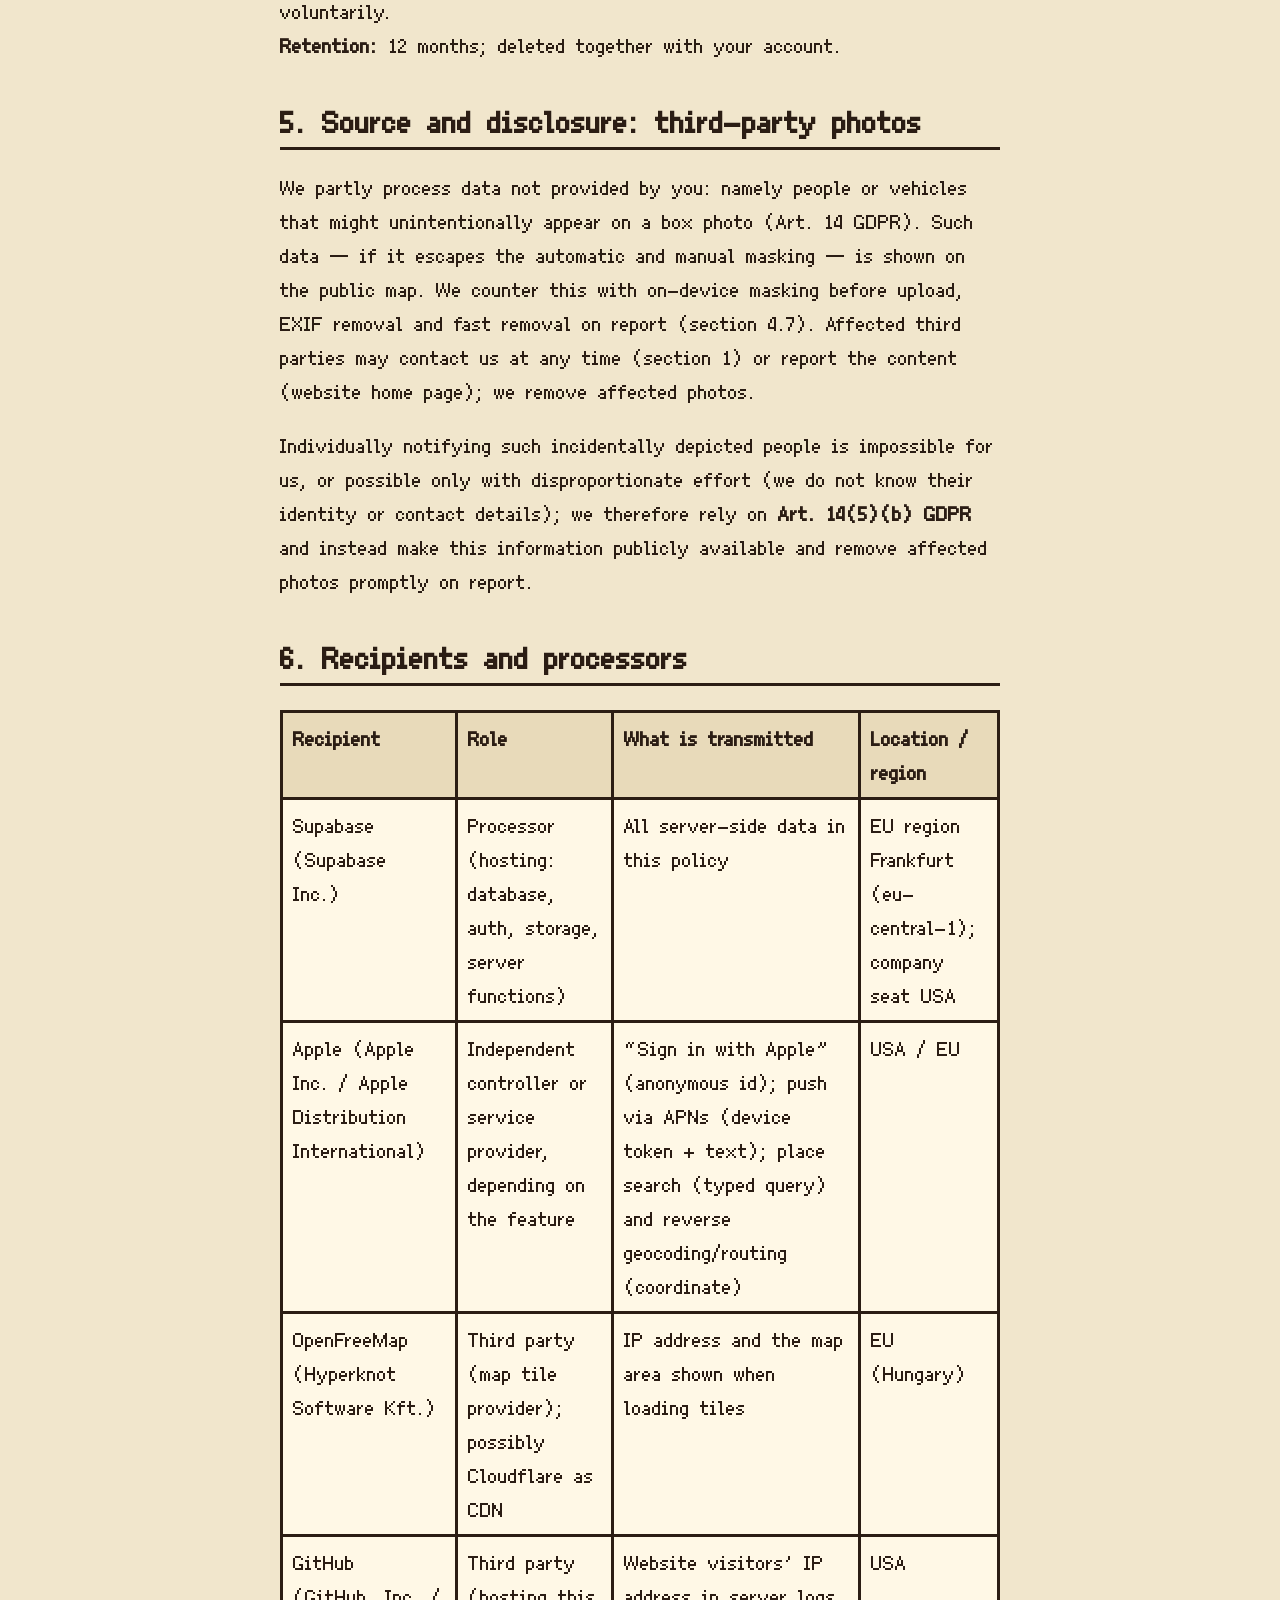
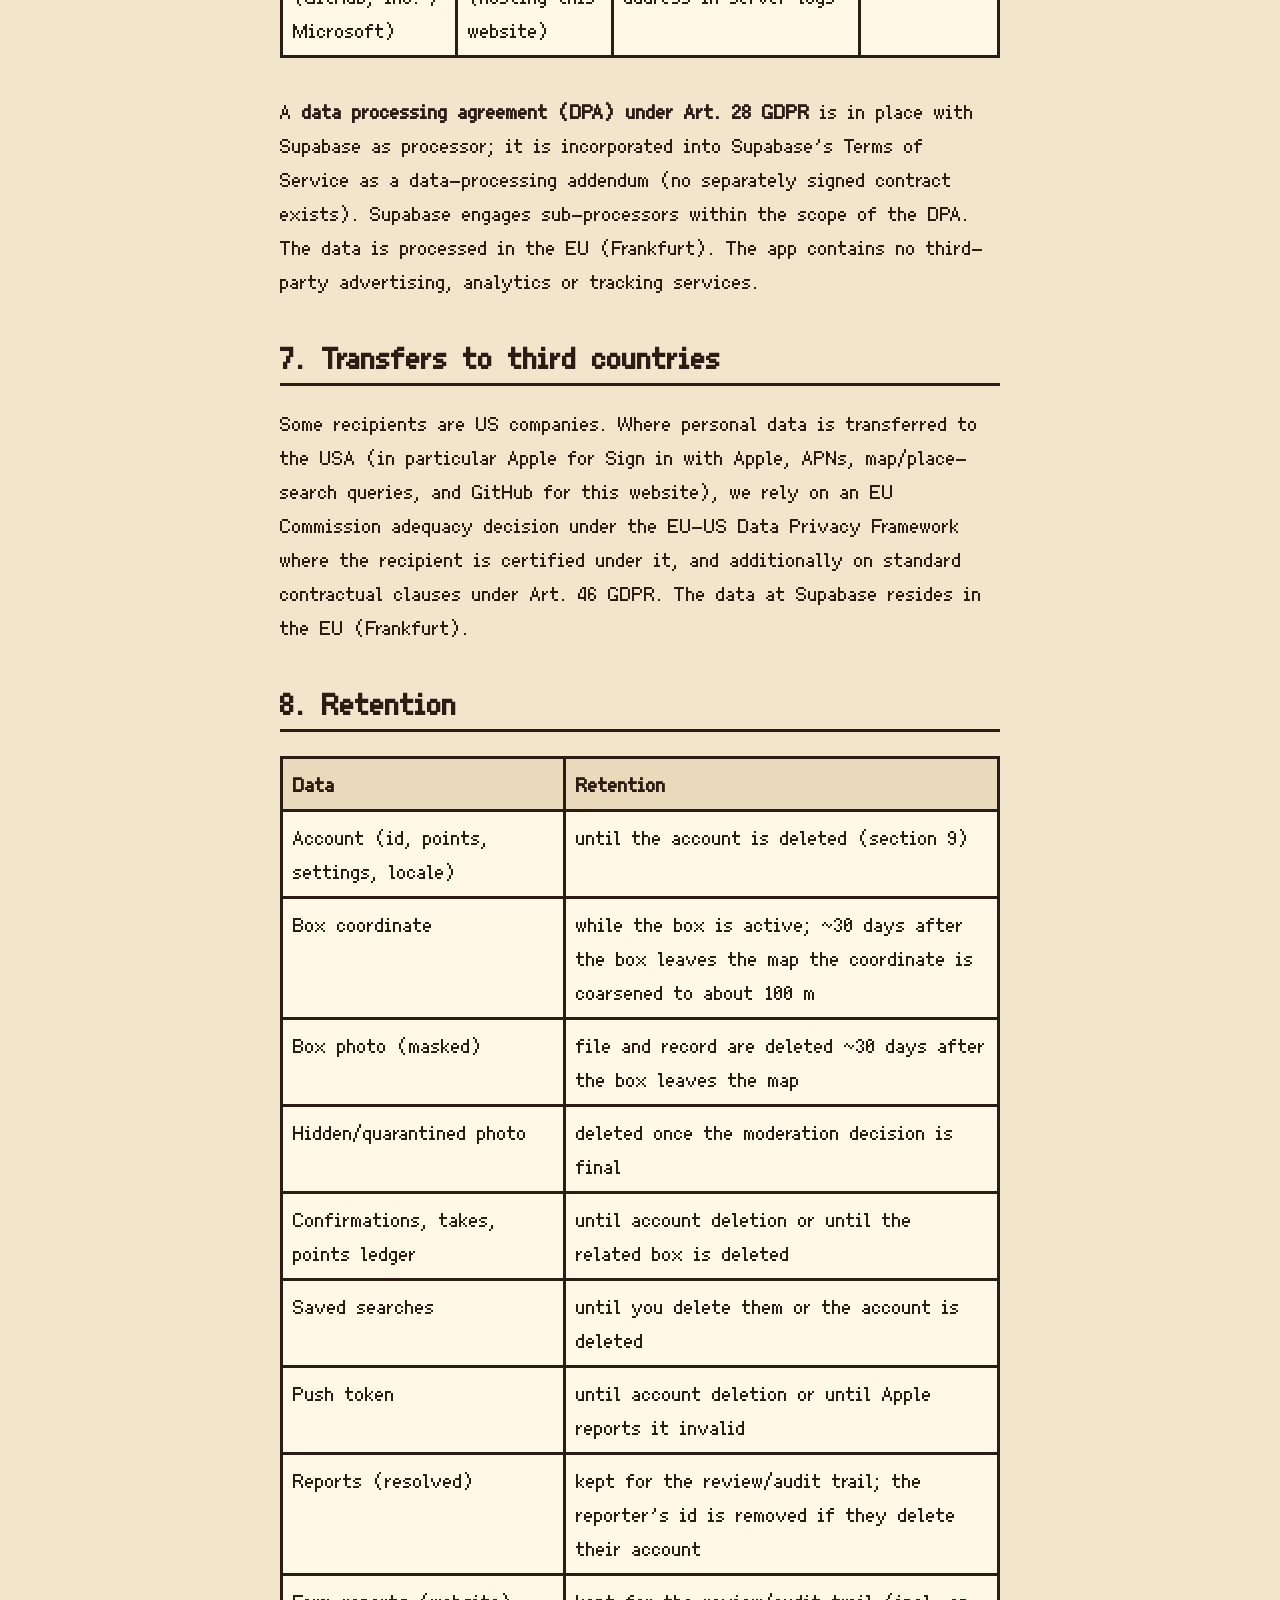
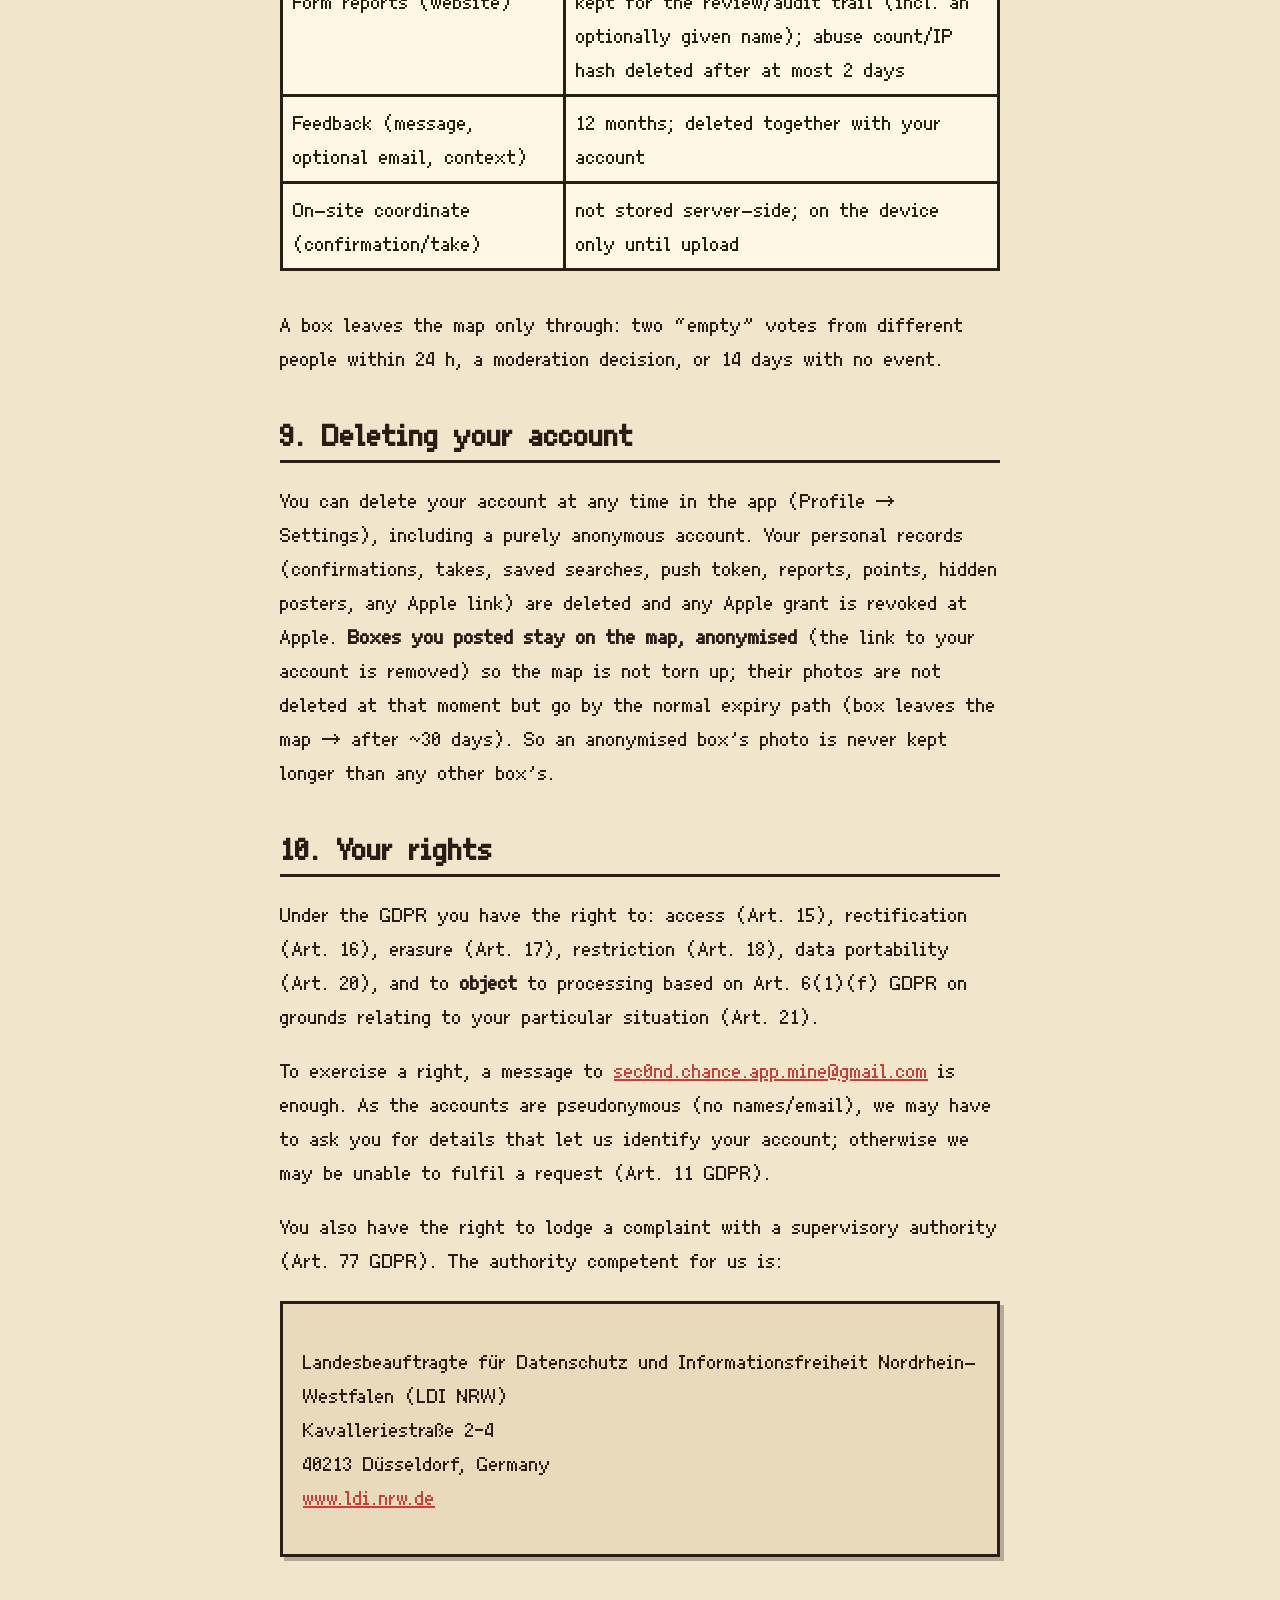
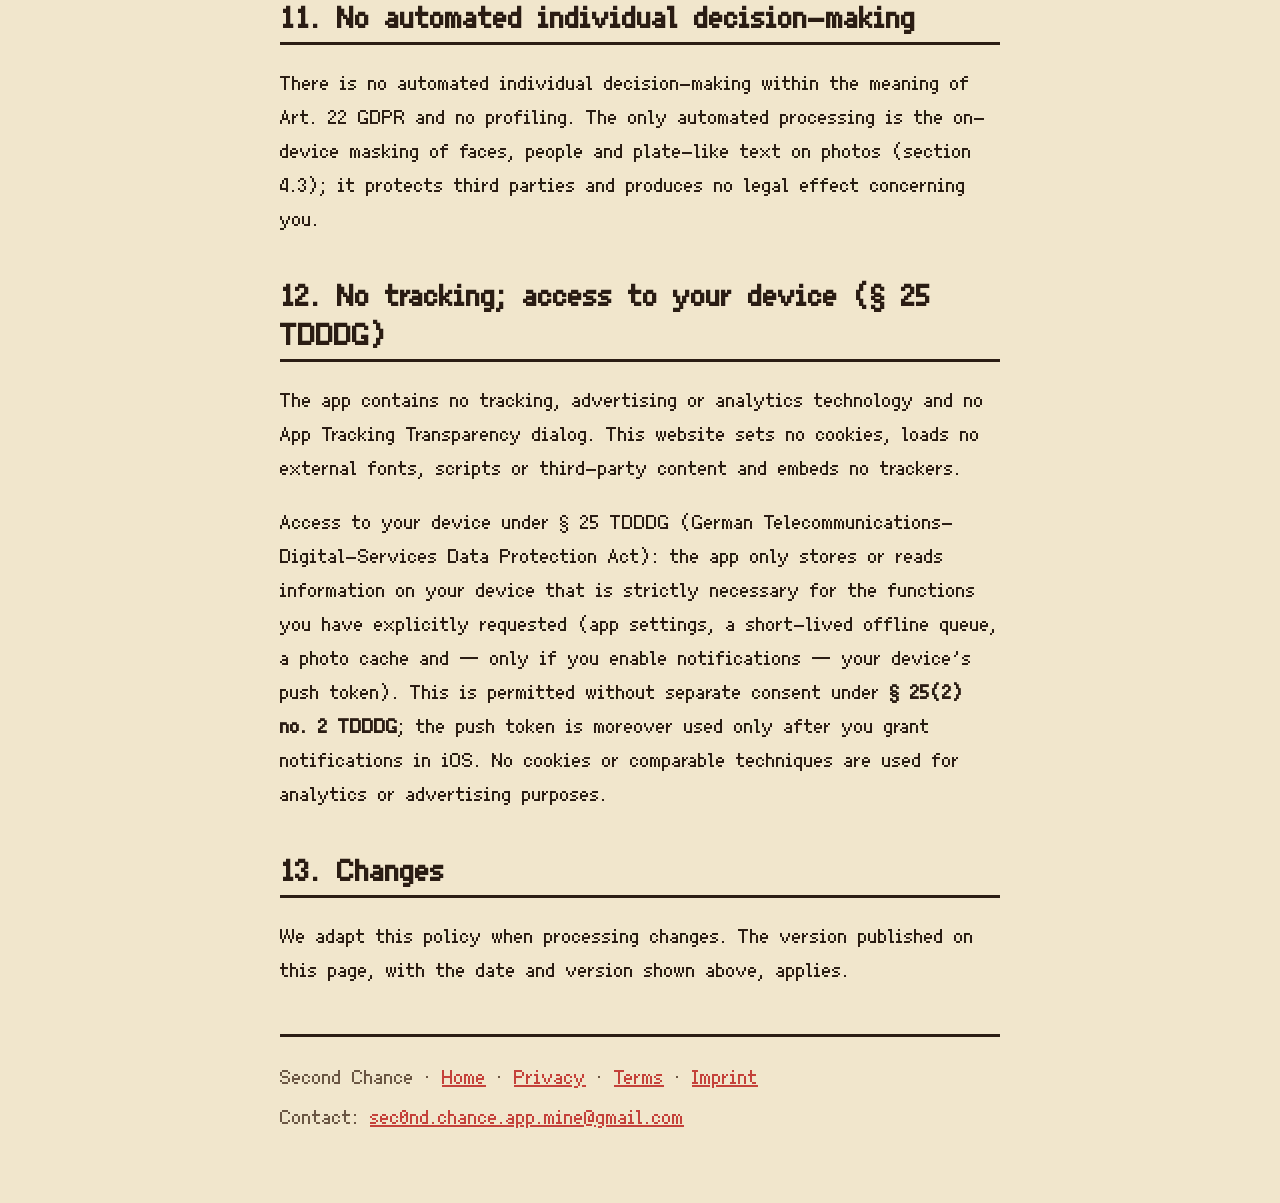
<file: en/privacy.html>
<!DOCTYPE html>
<html lang="en">
<head>
<meta charset="utf-8">
<meta name="viewport" content="width=device-width, initial-scale=1">
<meta name="robots" content="index,follow">
<title>Privacy Policy – Second Chance</title>
<link rel="stylesheet" href="../style.css">
</head>
<body>
<header class="site">
  <a class="brand" href="index.html">Second <b>Chance</b></a>
  <nav>
    <a href="privacy.html">Privacy</a>
    <a href="terms.html">Terms</a>
    <a href="imprint.html">Imprint</a>
  </nav>
</header>
<p class="langbar">Language: <a href="../datenschutz.html">Deutsch</a> · <strong>English</strong></p>

<main class="wrap">
  <h1>Privacy Policy</h1>
  <p class="meta">As of: 12 November 2026 · Version 1.2</p>
  <p class="note">This is a convenience translation. The authoritative version is the
  <a href="../datenschutz.html">German Datenschutzerklärung</a>; in case of any discrepancy, the German text prevails.</p>

  <p class="lede">Second Chance is a free, ad-free iOS app that shows “zu verschenken” (free giveaway) boxes left on the
  street in Aachen on a map. This policy explains which personal data is processed, on what legal basis, and for how long.
  It is deliberately short and honest: nothing is promised that the app does not actually do.</p>

  <h2>1. Controller</h2>
  <div class="panel">
    <p>Pablo Dibildox<br>
    Hauptstraße 76<br>
    52066 Aachen<br>
    Germany</p>
    <p>Email: <a href="mailto:sec0nd.chance.app.mine@gmail.com">sec0nd.chance.app.mine@gmail.com</a></p>
  </div>
  <p>There is no separate data protection officer; there is no legal obligation to appoint one for this service. For any
  privacy question, please use the email address above.</p>

  <h2>2. Overview: what the app deliberately does <em>not</em> do</h2>
  <ul>
    <li>No advertising, no tracking, no analytics or crash-reporting SDKs (no Firebase, Sentry, Crashlytics, Mixpanel,
      no IDFA, no App Tracking Transparency dialog).</li>
    <li>No name and no email from “Sign in with Apple” (no scopes are requested, so Apple shares neither name nor email).</li>
    <li>No location history is stored.</li>
    <li>No prices, no item names, no chat between users.</li>
    <li>The identity of anyone who posted, confirmed or reported a box is never shown to other users.</li>
  </ul>

  <h2>3. Accounts: anonymous, and optionally with Apple</h2>
  <p>On first launch the app silently creates an <strong>anonymous account</strong> (a random identifier/UUID at our
  processor Supabase). Without signing in and without a name, you can browse the map, confirm boxes (“still has items” /
  “empty”), record a take, create saved searches and receive notifications.</p>
  <p>Only to <strong>post a box yourself</strong> is “Sign in with Apple” required. This links an Apple identity to your
  existing anonymous account in place (same id, points and history). Apple shares only an anonymous Apple user identifier
  with us — <strong>no name and no email</strong>.</p>
  <p><strong>Legal basis:</strong> Art. 6(1)(b) GDPR (providing the functions you use / performing the user relationship).</p>

  <h2>4. Processing in detail</h2>
  <p>For each processing we state the purpose, the data involved and the legal basis.</p>

  <h3>4.1 Showing the map</h3>
  <p><strong>Purpose:</strong> display the map and boxes. Map tiles are loaded from the provider OpenFreeMap (section 6);
  this necessarily sends your IP address to that provider and requests the map area shown.<br>
  <strong>Legal basis:</strong> Art. 6(1)(b) GDPR (providing the map) and Art. 6(1)(f) GDPR (legitimate interest in a
  working map).</p>
  <p>OpenFreeMap is operated by <strong>Hyperknot Software Kft. (Hungary, EU)</strong>; delivery is via dedicated servers,
  partly through Cloudflare as a content delivery network (CDN). According to its own information, OpenFreeMap stores
  <strong>no IP addresses in its access logs</strong>; IP addresses may be kept in error logs for up to 7 days and, during
  a security incident, for up to 30 days. OpenFreeMap is based in the EU, so there is no third-country transfer here.</p>

  <h3>4.1a Place search and addresses</h3>
  <p><strong>Purpose:</strong> finding places and addresses. When you type in the map search field, your input is sent to
  Apple (MapKit, <code>MKLocalSearch</code>) for a place search. When posting, the box coordinate is passed to Apple to
  determine the street name (reverse geocoding); when you tap “Route”, the coordinate is passed to the Maps app.<br>
  <strong>Legal basis:</strong> Art. 6(1)(b) GDPR.</p>

  <h3>4.2 Location</h3>
  <p>The app uses your location <strong>only while in use</strong> (“When In Use”, iOS permission), for three things:
  centring the map on you, determining the box location when posting, and checking you are actually <em>on site</em> for a
  confirmation or take (≤ 100 m, accuracy ≤ 65 m).</p>
  <ul>
    <li><strong>What is stored:</strong> when posting, the <em>box coordinate</em> (which is public — that is the point of
      the app). For map centring and the on-site check, your location is <strong>not</strong> stored on the server; the
      coordinate of a confirmation/take is passed to the server only for the check and is <strong>not</strong> kept.</li>
    <li><strong>What does not happen:</strong> no location history is stored and your location is shared with no one. The
      “Always” location permission is <strong>not</strong> requested in this version.</li>
    <li>On the device, a confirmation/take not yet uploaded (e.g. offline) may briefly sit in a local queue (incl. the
      on-site coordinate); that entry is deleted as soon as the action has been processed. It leaves the device only as the
      check request described above.</li>
  </ul>
  <p><strong>Legal basis:</strong> Art. 6(1)(b) GDPR (map centring, posting, on-site check as core functions) and
  Art. 6(1)(f) GDPR (legitimate interest in preventing abuse/manipulation of the on-site check).</p>

  <h3>4.3 Box photos — including photos with third parties</h3>
  <p>When posting you take a photo of the box with the in-app camera. Such a photo may unintentionally show a passer-by, a
  vehicle number plate or a doorbell/name plate — all of which are personal data.</p>
  <ul>
    <li><strong>Masking on the device before upload:</strong> right after the shutter, the app detects faces, people and
      plate-like text lines on the device (Apple Vision) and covers those regions <strong>opaquely</strong> (no blur, no
      fine pixelation that could be reversed). Beforehand, you can cover further regions yourself.</li>
    <li><strong>Only the masked photo is uploaded.</strong> The unmasked original stays in the device’s memory only; it is
      never written to disk, a cache, the photo library, logs or crash reports, and is discarded when the flow ends or is
      cancelled.</li>
    <li><strong>Metadata:</strong> all EXIF data (especially GPS) is removed before upload; the photo is resized/compressed
      on the device.</li>
    <li><strong>Where the photo lives:</strong> the masked photo is stored in a public store (“box-photos” at Supabase, EU
      region Frankfurt) and is visible to everyone via the map. This is intended — a box photo is meant to be public.</li>
  </ul>
  <p><strong>Legal basis:</strong> for publishing the (masked) box photo and processing any third-party data remaining
  despite masking: Art. 6(1)(f) GDPR (legitimate interest in operating the giveaway-map service, balanced against the rights
  of third parties, with on-device masking, EXIF removal and fast removal on report as the safeguards). For providing your
  own contribution: Art. 6(1)(b) GDPR.</p>
  <p class="note">Note on automatic masking: detection and covering run automatically on your device. It is a safeguard,
  not a decision producing legal effects concerning you (no automated individual decision under Art. 22 GDPR, no profiling).
  Detection cannot catch every case; it is deliberately tuned to over- rather than under-mask.</p>

  <h3>4.4 Contributions: confirmations and takes</h3>
  <p><strong>Purpose:</strong> keep the map current (how fresh a box is, whether it is empty). We store the fact of a
  confirmation (“still has items”/“empty”) or a take, linked to your account id and the time — <strong>not</strong> the tap
  coordinate (see 4.2). These entries are not visible to other users; they feed the display only in aggregate.<br>
  <strong>Legal basis:</strong> Art. 6(1)(b) GDPR.</p>

  <h3>4.5 Saved searches</h3>
  <p><strong>Purpose:</strong> you create a saved search (categories + a centre + a radius) to be told when a matching box
  appears. The centre is a coordinate you pick and may be sensitive (e.g. near your home). It is stored only in your own
  account and read server-side solely to match new boxes.<br>
  <strong>Legal basis:</strong> Art. 6(1)(b) GDPR.</p>

  <h3>4.6 Push notifications</h3>
  <p>If you allow notifications, the app registers a device token with Apple Push Notification service (APNs) and stores it
  at Supabase. When a box matching one of your saved searches appears, a server function sends a notification via APNs. Its
  text contains only a category and a rounded distance (e.g. “Bücher in 300 m”) — never the poster’s identity, no
  exact coordinates and no item names.</p>
  <p>You only receive push notifications if you <strong>(1)</strong> allow notifications for the app in iOS
  <strong>and (2)</strong> create a saved search yourself; you can withdraw or delete either at any time.</p>
  <p><strong>Legal basis:</strong> Art. 6(1)(b) GDPR (delivering the saved-search matches you set up). Delivery also requires
  your iOS system permission for notifications, which you can revoke at any time in iOS Settings, ending delivery. A token
  reported invalid by APNs is deleted.</p>

  <h3>4.7 Reports and moderation</h3>
  <p>You can report a box or photo (reason + optional note). A privacy report (reason: people, plates or names visible)
  hides the photo immediately and moves it to a private quarantine store. We review every report (target: within 48 hours)
  and decide: restore the photo, delete the photo (box stays), remove the box, or block the poster. The decision is recorded
  on the report.</p>
  <p>For your in-app report we store the reason, the note, your account id, the time and the decision. To the poster your
  report is anonymous.</p>
  <p>People <strong>without</strong> the app can report content via the <strong>contact form</strong> on the website
  (<a href="index.html#kontakt">form</a>). In that case we store the <strong>contact email</strong> they provide (so we
  can reply), the <strong>reason</strong>, a <strong>description</strong>, — if given — the <strong>street/location</strong>
  of the box, and <strong>optionally a name</strong> (to state the notifier under Art. 16(2) of the Digital Services Act;
  giving a name is voluntary). For abuse prevention we also briefly process a per-email count and a <strong>salted hash
  (SHA-256) of the IP address</strong> (the IP address itself is not stored). The form sets no cookies and embeds no third
  parties; the submission goes directly to our server function at Supabase (EU, Frankfurt). These form reports (including a
  name if given) are kept for the review/audit trail; the abuse count/IP hash is deleted after at most 2 days.</p>
  <p><strong>Legal basis:</strong> Art. 6(1)(c) GDPR (notice-and-action under Art. 16 of the Digital Services Act) and
  Art. 6(1)(f) GDPR (legitimate interest in removing infringing content and protecting third parties; for the contact email,
  also to answer the report).</p>

  <h3>4.8 Hiding a poster</h3>
  <p>You can hide boxes from a particular poster. Technically a pair of your account id and the other person’s
  (server-resolved) account id is stored; you never learn who the person is.<br>
  <strong>Legal basis:</strong> Art. 6(1)(b) and (f) GDPR.</p>

  <h3>4.9 Points, settings, language</h3>
  <p>Your account also holds: contribution points (a game element), your notification settings, the accepted posting-rules
  version and your language/locale (so notifications arrive in the right language). These are tied to your account only.<br>
  <strong>Legal basis:</strong> Art. 6(1)(b) GDPR.</p>

  <h3>4.10 Feedback</h3>
  <p><strong>Purpose:</strong> via “Feedback” (Profile) you can send us a short message with an idea, a problem or praise;
  an email address for a reply is optional. We store the topic, your message, the optional contact email, a technical
  context (app version, iOS version, device model and language) and your account id. The device model is the
  <strong>hardware identifier</strong> (e.g. “iPhone16,1”), <strong>not</strong> your device name. The account id serves a
  daily limit and ensures your feedback is deleted together with your account. Your feedback is visible only to the
  operator; it is shown to no one and not forwarded by email.<br>
  <strong>Legal basis:</strong> Art. 6(1)(f) GDPR (legitimate interest in improving the app and answering your message);
  the optional email address you provide voluntarily.<br>
  <strong>Retention:</strong> 12 months; deleted together with your account.</p>

  <h2>5. Source and disclosure: third-party photos</h2>
  <p>We partly process data not provided by you: namely people or vehicles that might unintentionally appear on a box photo
  (Art. 14 GDPR). Such data — if it escapes the automatic and manual masking — is shown on the public map. We counter this
  with on-device masking before upload, EXIF removal and fast removal on report (section 4.7). Affected third parties may
  contact us at any time (section 1) or report the content (website home page); we remove affected photos.</p>
  <p>Individually notifying such incidentally depicted people is impossible for us, or possible only with disproportionate
  effort (we do not know their identity or contact details); we therefore rely on <strong>Art. 14(5)(b) GDPR</strong> and
  instead make this information publicly available and remove affected photos promptly on report.</p>

  <h2>6. Recipients and processors</h2>
  <div class="scroll">
  <table>
    <tr><th>Recipient</th><th>Role</th><th>What is transmitted</th><th>Location / region</th></tr>
    <tr><td>Supabase (Supabase Inc.)</td><td>Processor (hosting: database, auth, storage, server functions)</td><td>All server-side data in this policy</td><td>EU region Frankfurt (eu-central-1); company seat USA</td></tr>
    <tr><td>Apple (Apple Inc. / Apple Distribution International)</td><td>Independent controller or service provider, depending on the feature</td><td>“Sign in with Apple” (anonymous id); push via APNs (device token + text); place search (typed query) and reverse geocoding/routing (coordinate)</td><td>USA / EU</td></tr>
    <tr><td>OpenFreeMap (Hyperknot Software Kft.)</td><td>Third party (map tile provider); possibly Cloudflare as CDN</td><td>IP address and the map area shown when loading tiles</td><td>EU (Hungary)</td></tr>
    <tr><td>GitHub (GitHub, Inc. / Microsoft)</td><td>Third party (hosting this website)</td><td>Website visitors’ IP address in server logs</td><td>USA</td></tr>
  </table>
  </div>
  <p>A <strong>data processing agreement (DPA) under Art. 28 GDPR</strong> is in place with Supabase as processor; it is
  incorporated into Supabase’s Terms of Service as a data-processing addendum (no separately signed contract exists).
  Supabase engages sub-processors within the scope of the DPA. The data is processed in the EU (Frankfurt). The app
  contains no third-party advertising, analytics or tracking services.</p>

  <h2>7. Transfers to third countries</h2>
  <p>Some recipients are US companies. Where personal data is transferred to the USA (in particular Apple for Sign in with
  Apple, APNs, map/place-search queries, and GitHub for this website), we rely on an EU Commission adequacy decision under
  the EU-US Data Privacy Framework where the recipient is certified under it, and additionally on standard contractual
  clauses under Art. 46 GDPR. The data at Supabase resides in the EU (Frankfurt).</p>

  <h2>8. Retention</h2>
  <div class="scroll">
  <table>
    <tr><th>Data</th><th>Retention</th></tr>
    <tr><td>Account (id, points, settings, locale)</td><td>until the account is deleted (section 9)</td></tr>
    <tr><td>Box coordinate</td><td>while the box is active; ~30 days after the box leaves the map the coordinate is coarsened to about 100 m</td></tr>
    <tr><td>Box photo (masked)</td><td>file and record are deleted ~30 days after the box leaves the map</td></tr>
    <tr><td>Hidden/quarantined photo</td><td>deleted once the moderation decision is final</td></tr>
    <tr><td>Confirmations, takes, points ledger</td><td>until account deletion or until the related box is deleted</td></tr>
    <tr><td>Saved searches</td><td>until you delete them or the account is deleted</td></tr>
    <tr><td>Push token</td><td>until account deletion or until Apple reports it invalid</td></tr>
    <tr><td>Reports (resolved)</td><td>kept for the review/audit trail; the reporter’s id is removed if they delete their account</td></tr>
    <tr><td>Form reports (website)</td><td>kept for the review/audit trail (incl. an optionally given name); abuse count/IP hash deleted after at most 2 days</td></tr>
    <tr><td>Feedback (message, optional email, context)</td><td>12 months; deleted together with your account</td></tr>
    <tr><td>On-site coordinate (confirmation/take)</td><td>not stored server-side; on the device only until upload</td></tr>
  </table>
  </div>
  <p>A box leaves the map only through: two “empty” votes from different people within 24 h, a moderation decision, or 14
  days with no event.</p>

  <h2>9. Deleting your account</h2>
  <p>You can delete your account at any time in the app (Profile → Settings), including a purely anonymous account. Your
  personal records (confirmations, takes, saved searches, push token, reports, points, hidden posters, any Apple link) are
  deleted and any Apple grant is revoked at Apple. <strong>Boxes you posted stay on the map, anonymised</strong> (the link
  to your account is removed) so the map is not torn up; their photos are not deleted at that moment but go by the normal
  expiry path (box leaves the map → after ~30 days). So an anonymised box’s photo is never kept longer than any other box’s.</p>

  <h2>10. Your rights</h2>
  <p>Under the GDPR you have the right to: access (Art. 15), rectification (Art. 16), erasure (Art. 17), restriction
  (Art. 18), data portability (Art. 20), and to <strong>object</strong> to processing based on Art. 6(1)(f) GDPR on grounds
  relating to your particular situation (Art. 21).</p>
  <p>To exercise a right, a message to <a href="mailto:sec0nd.chance.app.mine@gmail.com">sec0nd.chance.app.mine@gmail.com</a>
  is enough. As the accounts are pseudonymous (no names/email), we may have to ask you for details that let us identify your
  account; otherwise we may be unable to fulfil a request (Art. 11 GDPR).</p>
  <p>You also have the right to lodge a complaint with a supervisory authority (Art. 77 GDPR). The authority competent for us
  is:</p>
  <div class="panel tint">
    <p>Landesbeauftragte für Datenschutz und Informationsfreiheit Nordrhein-Westfalen (LDI NRW)<br>
    Kavalleriestraße 2–4<br>
    40213 Düsseldorf, Germany<br>
    <a href="https://www.ldi.nrw.de" rel="noopener">www.ldi.nrw.de</a></p>
  </div>

  <h2>11. No automated individual decision-making</h2>
  <p>There is no automated individual decision-making within the meaning of Art. 22 GDPR and no profiling. The only
  automated processing is the on-device masking of faces, people and plate-like text on photos (section 4.3); it protects
  third parties and produces no legal effect concerning you.</p>

  <h2>12. No tracking; access to your device (§ 25 TDDDG)</h2>
  <p>The app contains no tracking, advertising or analytics technology and no App Tracking Transparency dialog. This website
  sets no cookies, loads no external fonts, scripts or third-party content and embeds no trackers.</p>
  <p>Access to your device under § 25 TDDDG (German Telecommunications-Digital-Services Data Protection Act): the app only
  stores or reads information on your device that is strictly necessary for the functions you have explicitly requested (app
  settings, a short-lived offline queue, a photo cache and — only if you enable notifications — your device’s push token).
  This is permitted without separate consent under <strong>§ 25(2) no. 2 TDDDG</strong>; the push token is moreover used only
  after you grant notifications in iOS. No cookies or comparable techniques are used for analytics or advertising purposes.</p>

  <h2>13. Changes</h2>
  <p>We adapt this policy when processing changes. The version published on this page, with the date and version shown above,
  applies.</p>
</main>

<footer class="site">
  <p>Second Chance · <a href="index.html">Home</a> · <a href="privacy.html">Privacy</a> · <a href="terms.html">Terms</a> ·
    <a href="imprint.html">Imprint</a></p>
  <p>Contact: <a href="mailto:sec0nd.chance.app.mine@gmail.com">sec0nd.chance.app.mine@gmail.com</a></p>
</footer>
</body>
</html>
</file>
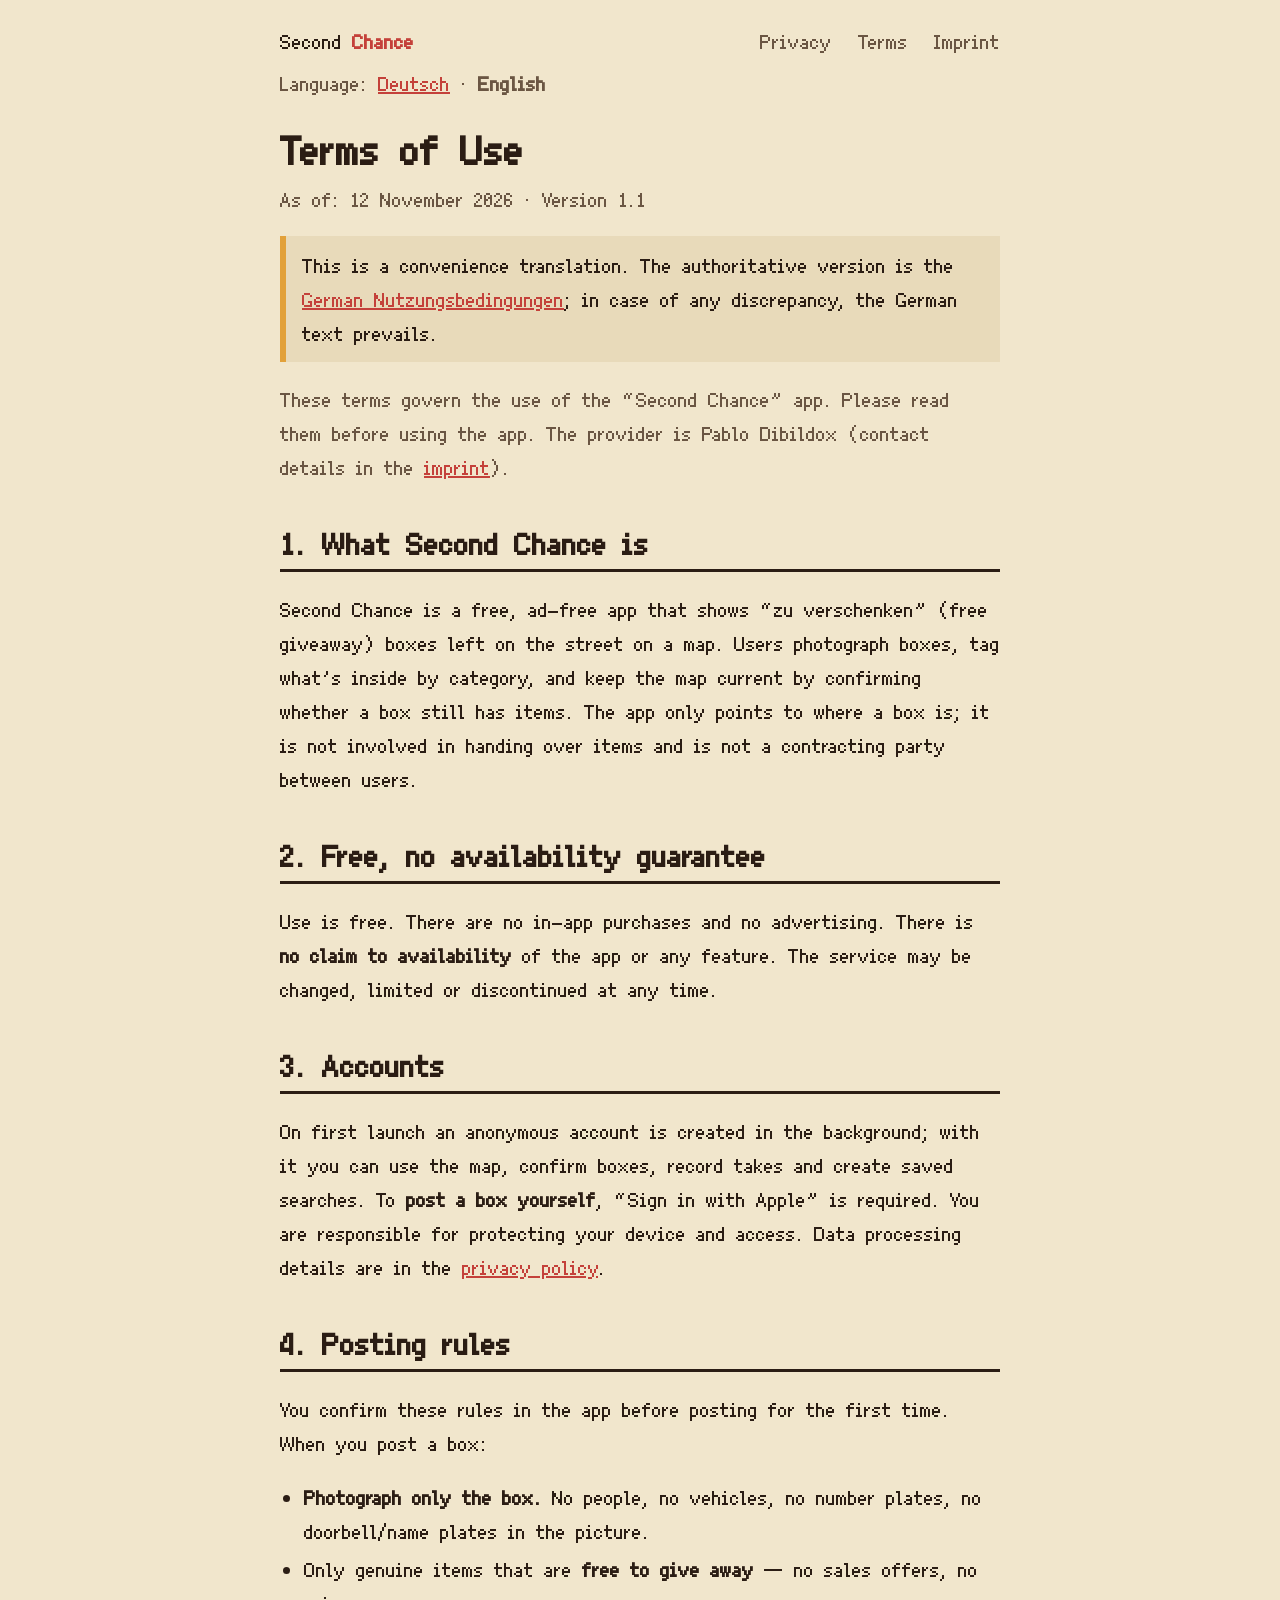
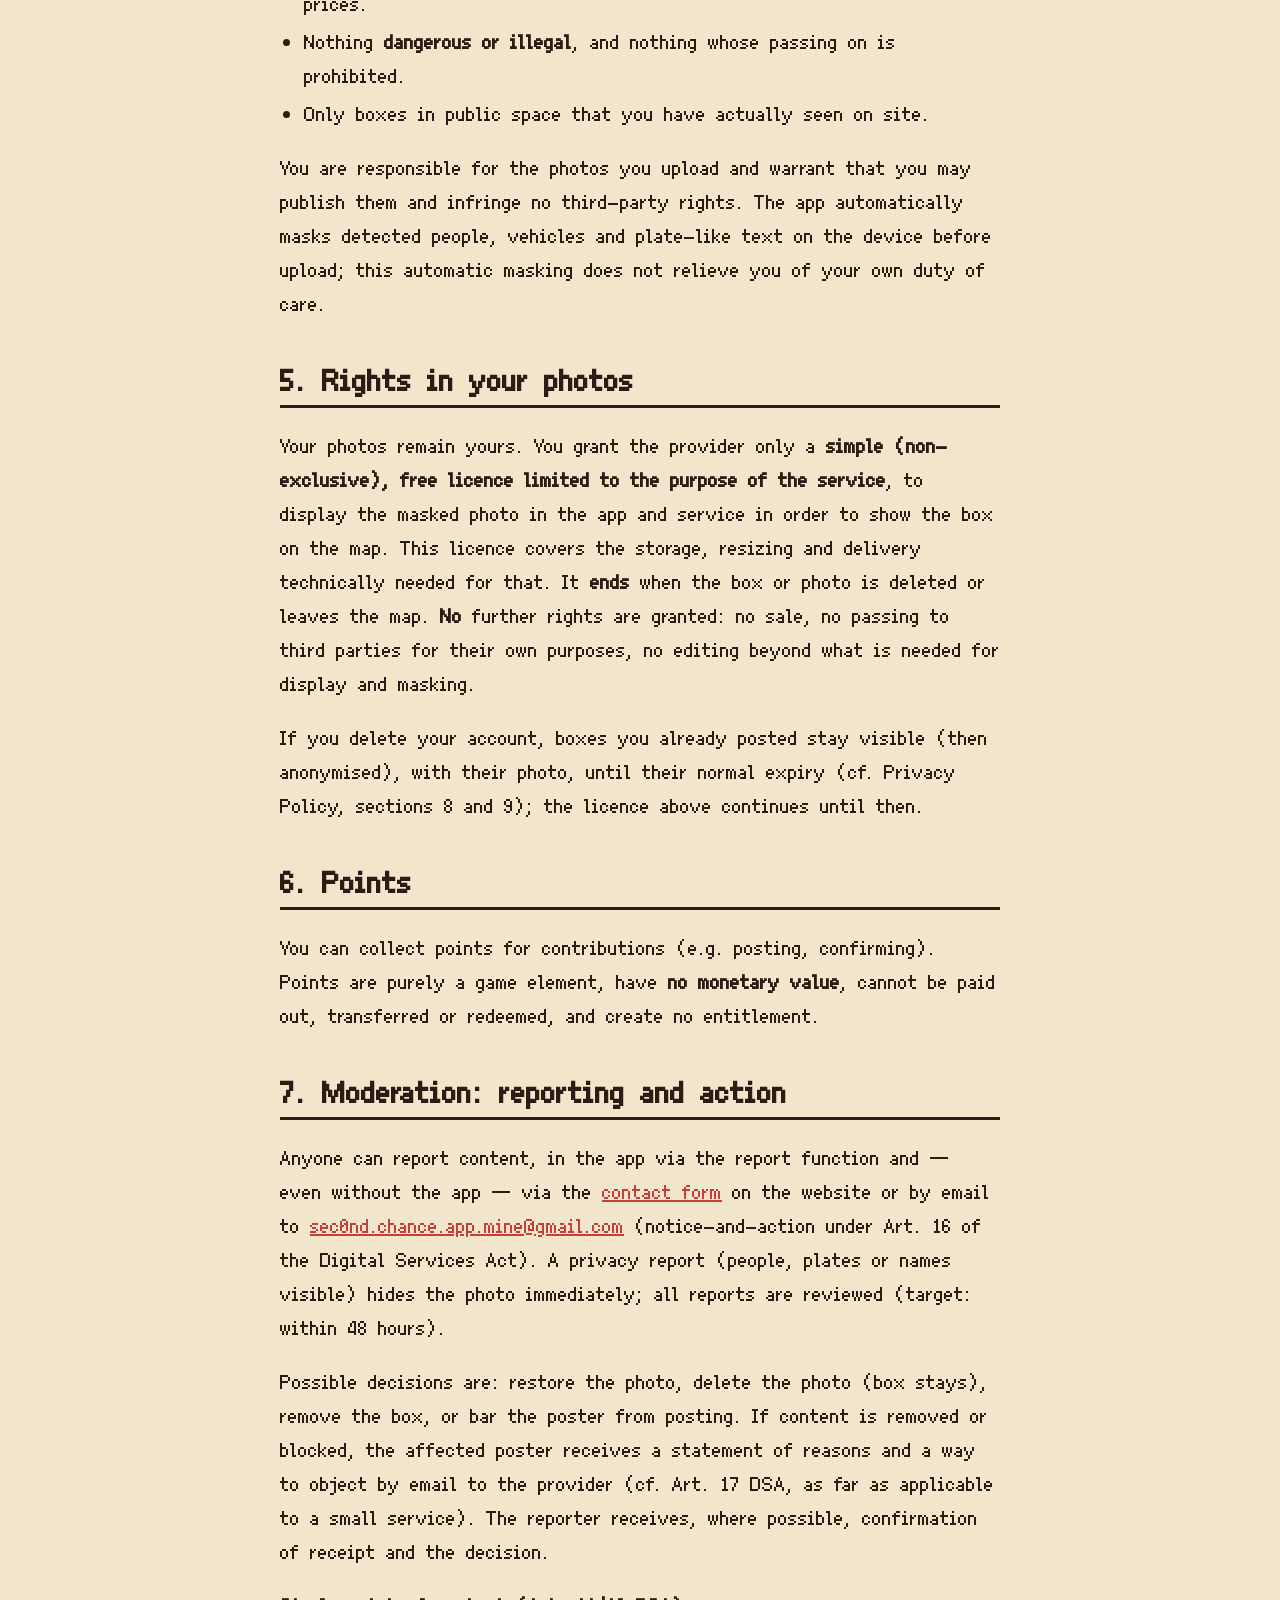
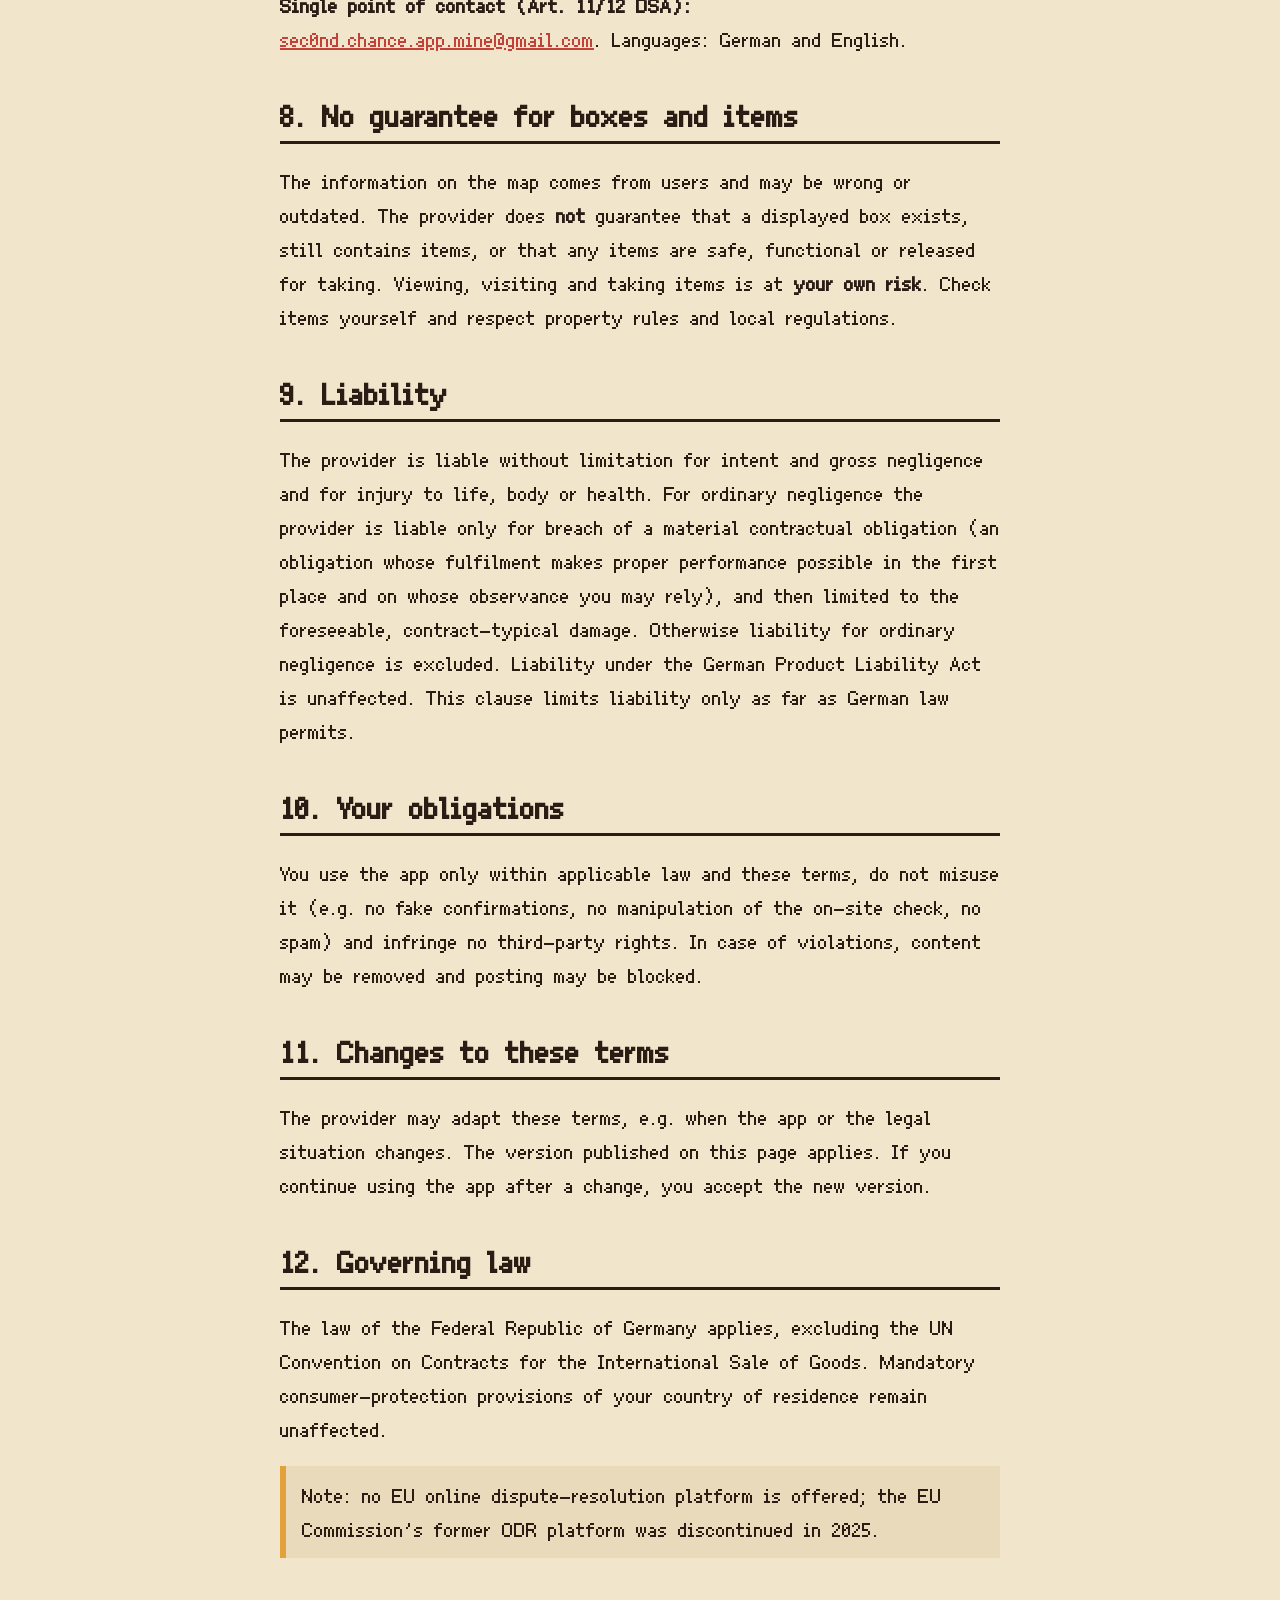
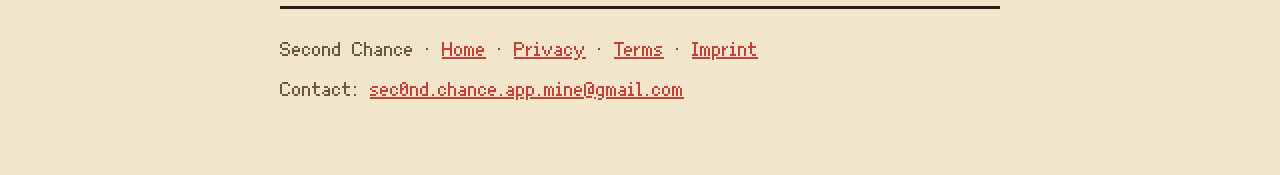
<file: en/terms.html>
<!DOCTYPE html>
<html lang="en">
<head>
<meta charset="utf-8">
<meta name="viewport" content="width=device-width, initial-scale=1">
<meta name="robots" content="index,follow">
<title>Terms of Use – Second Chance</title>
<link rel="stylesheet" href="../style.css">
</head>
<body>
<header class="site">
  <a class="brand" href="index.html">Second <b>Chance</b></a>
  <nav>
    <a href="privacy.html">Privacy</a>
    <a href="terms.html">Terms</a>
    <a href="imprint.html">Imprint</a>
  </nav>
</header>
<p class="langbar">Language: <a href="../nutzungsbedingungen.html">Deutsch</a> · <strong>English</strong></p>

<main class="wrap">
  <h1>Terms of Use</h1>
  <p class="meta">As of: 12 November 2026 · Version 1.1</p>
  <p class="note">This is a convenience translation. The authoritative version is the
  <a href="../nutzungsbedingungen.html">German Nutzungsbedingungen</a>; in case of any discrepancy, the German text prevails.</p>

  <p class="lede">These terms govern the use of the “Second Chance” app. Please read them before using the app. The provider
  is Pablo Dibildox (contact details in the <a href="imprint.html">imprint</a>).</p>

  <h2>1. What Second Chance is</h2>
  <p>Second Chance is a free, ad-free app that shows “zu verschenken” (free giveaway) boxes left on the street on a map.
  Users photograph boxes, tag what’s inside by category, and keep the map current by confirming whether a box still has
  items. The app only points to where a box is; it is not involved in handing over items and is not a contracting party
  between users.</p>

  <h2>2. Free, no availability guarantee</h2>
  <p>Use is free. There are no in-app purchases and no advertising. There is <strong>no claim to availability</strong> of the
  app or any feature. The service may be changed, limited or discontinued at any time.</p>

  <h2>3. Accounts</h2>
  <p>On first launch an anonymous account is created in the background; with it you can use the map, confirm boxes, record
  takes and create saved searches. To <strong>post a box yourself</strong>, “Sign in with Apple” is required. You are
  responsible for protecting your device and access. Data processing details are in the
  <a href="privacy.html">privacy policy</a>.</p>

  <h2>4. Posting rules</h2>
  <p>You confirm these rules in the app before posting for the first time. When you post a box:</p>
  <ul>
    <li><strong>Photograph only the box.</strong> No people, no vehicles, no number plates, no doorbell/name plates in the
      picture.</li>
    <li>Only genuine items that are <strong>free to give away</strong> — no sales offers, no prices.</li>
    <li>Nothing <strong>dangerous or illegal</strong>, and nothing whose passing on is prohibited.</li>
    <li>Only boxes in public space that you have actually seen on site.</li>
  </ul>
  <p>You are responsible for the photos you upload and warrant that you may publish them and infringe no third-party rights.
  The app automatically masks detected people, vehicles and plate-like text on the device before upload; this automatic
  masking does not relieve you of your own duty of care.</p>

  <h2>5. Rights in your photos</h2>
  <p>Your photos remain yours. You grant the provider only a <strong>simple (non-exclusive), free licence limited to the
  purpose of the service</strong>, to display the masked photo in the app and service in order to show the box on the map.
  This licence covers the storage, resizing and delivery technically needed for that. It <strong>ends</strong> when the box
  or photo is deleted or leaves the map. <strong>No</strong> further rights are granted: no sale, no passing to third
  parties for their own purposes, no editing beyond what is needed for display and masking.</p>
  <p>If you delete your account, boxes you already posted stay visible (then anonymised), with their photo, until their
  normal expiry (cf. Privacy Policy, sections 8 and 9); the licence above continues until then.</p>

  <h2>6. Points</h2>
  <p>You can collect points for contributions (e.g. posting, confirming). Points are purely a game element, have
  <strong>no monetary value</strong>, cannot be paid out, transferred or redeemed, and create no entitlement.</p>

  <h2 id="report">7. Moderation: reporting and action</h2>
  <p>Anyone can report content, in the app via the report function and — even without the app — via the
  <a href="index.html#kontakt">contact form</a> on the website or by email to
  <a href="mailto:sec0nd.chance.app.mine@gmail.com">sec0nd.chance.app.mine@gmail.com</a> (notice-and-action under Art. 16 of
  the Digital Services Act). A privacy report (people, plates or names visible) hides the photo immediately; all reports are
  reviewed (target: within 48 hours).</p>
  <p>Possible decisions are: restore the photo, delete the photo (box stays), remove the box, or bar the poster from posting.
  If content is removed or blocked, the affected poster receives a statement of reasons and a way to object by email to the
  provider (cf. Art. 17 DSA, as far as applicable to a small service). The reporter receives, where possible, confirmation of
  receipt and the decision.</p>
  <p><strong>Single point of contact (Art. 11/12 DSA):</strong>
  <a href="mailto:sec0nd.chance.app.mine@gmail.com">sec0nd.chance.app.mine@gmail.com</a>. Languages: German and English.</p>

  <h2>8. No guarantee for boxes and items</h2>
  <p>The information on the map comes from users and may be wrong or outdated. The provider does <strong>not</strong>
  guarantee that a displayed box exists, still contains items, or that any items are safe, functional or released for taking.
  Viewing, visiting and taking items is at <strong>your own risk</strong>. Check items yourself and respect property rules and
  local regulations.</p>

  <h2>9. Liability</h2>
  <p>The provider is liable without limitation for intent and gross negligence and for injury to life, body or health. For
  ordinary negligence the provider is liable only for breach of a material contractual obligation (an obligation whose
  fulfilment makes proper performance possible in the first place and on whose observance you may rely), and then limited to
  the foreseeable, contract-typical damage. Otherwise liability for ordinary negligence is excluded. Liability under the
  German Product Liability Act is unaffected. This clause limits liability only as far as German law permits.</p>

  <h2>10. Your obligations</h2>
  <p>You use the app only within applicable law and these terms, do not misuse it (e.g. no fake confirmations, no manipulation
  of the on-site check, no spam) and infringe no third-party rights. In case of violations, content may be removed and posting
  may be blocked.</p>

  <h2>11. Changes to these terms</h2>
  <p>The provider may adapt these terms, e.g. when the app or the legal situation changes. The version published on this page
  applies. If you continue using the app after a change, you accept the new version.</p>

  <h2>12. Governing law</h2>
  <p>The law of the Federal Republic of Germany applies, excluding the UN Convention on Contracts for the International Sale of
  Goods. Mandatory consumer-protection provisions of your country of residence remain unaffected.</p>

  <p class="note">Note: no EU online dispute-resolution platform is offered; the EU Commission’s former ODR platform was
  discontinued in 2025.</p>
</main>

<footer class="site">
  <p>Second Chance · <a href="index.html">Home</a> · <a href="privacy.html">Privacy</a> · <a href="terms.html">Terms</a> ·
    <a href="imprint.html">Imprint</a></p>
  <p>Contact: <a href="mailto:sec0nd.chance.app.mine@gmail.com">sec0nd.chance.app.mine@gmail.com</a></p>
</footer>
</body>
</html>
</file>
<file: style.css>
/*
  Second Chance — website styles.
  Pergament look from design/handoff/design-tokens.json: square corners,
  solid borders, hard (unblurred) offset shadows, pixel font.
  No external fonts, no CDNs, no trackers, no cookies.
*/

@font-face {
  font-family: "Fusion Pixel";
  /* Fusion Pixel 10px Proportional JP — TakWolf, built on Ark Pixel. OFL. */
  src: url("fonts/fusion-pixel-10px-proportional-ja.ttf") format("truetype");
  font-weight: 400;
  font-style: normal;
  font-display: swap;
}

:root {
  --bg: #F1E6CC;
  --surface: #FFF8E6;
  --surface2: #E8DABA;
  --text: #2B1D14;
  --text2: #6B5643;
  --primary: #C4413A;
  --accent: #E2A13A;
  --outline: #2B1D14;
  --fresh: #2F6522;
  --shadow: rgba(43, 29, 20, 0.30);
  /* Font sizes are whole multiples of the font's 10px grid so pixels align. */
  --fs-body: 20px;
  --fs-small: 20px;
  --fs-h1: 40px;
  --fs-h2: 30px;
  --fs-h3: 20px;
}

@media (prefers-color-scheme: dark) {
  :root {
    --bg: #17110C;
    --surface: #2A2018;
    --surface2: #3A2D22;
    --text: #F4E7CC;
    --text2: #C4AE91;
    --primary: #EE6A55;
    --accent: #F0B452;
    --outline: #E9D6B0;
    --fresh: #A9DA8C;
    --shadow: rgba(0, 0, 0, 0.55);
  }
}

* { box-sizing: border-box; }

html { -webkit-text-size-adjust: 100%; }

body {
  font-family: "Fusion Pixel", "Courier New", monospace;
  font-size: var(--fs-body);
  line-height: 1.7;
  color: var(--text);
  background: var(--bg);
  margin: 0;
  padding: 0 16px 64px;
  /* Keep pixel edges crisp; no sub-pixel smoothing games. */
  font-feature-settings: "liga" 0, "clig" 0;
  text-rendering: optimizeSpeed;
}

.wrap { max-width: 720px; margin: 0 auto; }

/* ---- Header / skip bar ---- */
header.site {
  max-width: 720px;
  margin: 0 auto;
  padding: 24px 0 8px;
  display: flex;
  flex-wrap: wrap;
  gap: 12px 20px;
  align-items: baseline;
  justify-content: space-between;
}
header.site .brand {
  font-size: var(--fs-h3);
  color: var(--text);
  text-decoration: none;
  font-weight: 400;
}
header.site .brand b { color: var(--primary); }
header.site nav a {
  color: var(--text2);
  text-decoration: none;
  margin-left: 16px;
  font-size: 20px;
}
header.site nav a:hover,
header.site nav a:focus { color: var(--primary); text-decoration: underline; }

/* language switch */
.langbar {
  max-width: 720px;
  margin: 0 auto 8px;
  font-size: 20px;
  color: var(--text2);
}
.langbar a { color: var(--primary); }

/* ---- Typography ---- */
h1 {
  font-size: var(--fs-h1);
  line-height: 1.25;
  margin: 24px 0 8px;
  color: var(--text);
}
h2 {
  font-size: var(--fs-h2);
  line-height: 1.3;
  margin: 40px 0 8px;
  color: var(--text);
  border-bottom: 3px solid var(--outline);
  padding-bottom: 6px;
}
h3 {
  font-size: var(--fs-h3);
  margin: 28px 0 4px;
  color: var(--primary);
}
p, li { font-size: var(--fs-body); }
a { color: var(--primary); }
a:hover, a:focus { text-decoration: none; }

.lede { color: var(--text2); font-size: 20px; }
.meta { color: var(--text2); font-size: 20px; margin-top: 4px; }

/* ---- Panel (pergament card) ---- */
.panel {
  background: var(--surface);
  border: 3px solid var(--outline);
  box-shadow: 4px 4px 0 0 var(--shadow);
  padding: 20px;
  margin: 24px 0;
}
.panel.tint { background: var(--surface2); }

/* ---- Tables ---- */
.scroll { overflow-x: auto; }
table {
  border-collapse: collapse;
  width: 100%;
  margin: 16px 0;
  font-size: 20px;
}
th, td {
  border: 3px solid var(--outline);
  padding: 8px 10px;
  text-align: left;
  vertical-align: top;
}
th { background: var(--surface2); }
td { background: var(--surface); }

/* ---- Buttons / link-buttons ---- */
.btn {
  display: inline-block;
  background: var(--primary);
  color: #FFF8E6;
  border: 3px solid var(--outline);
  box-shadow: 3px 3px 0 0 var(--shadow);
  padding: 10px 18px;
  text-decoration: none;
  margin: 6px 10px 6px 0;
  font-size: 20px;
}
.btn:hover, .btn:focus { transform: translate(3px, 3px); box-shadow: none; }
.btn.ghost { background: var(--surface); color: var(--text); }

/* ---- Lists ---- */
ul, ol { padding-left: 24px; }
li { margin: 4px 0; }

/* ---- Notes / callouts ---- */
.note {
  border-left: 6px solid var(--accent);
  background: var(--surface2);
  padding: 12px 16px;
  margin: 16px 0;
  font-size: 20px;
}

/* ---- Footer ---- */
footer.site {
  max-width: 720px;
  margin: 48px auto 0;
  border-top: 3px solid var(--outline);
  padding-top: 16px;
  color: var(--text2);
  font-size: 20px;
}
footer.site a { color: var(--primary); }
footer.site p { font-size: 20px; margin: 6px 0; }

/* ---- Index hero ---- */
.hero { text-align: center; padding: 40px 0 8px; }
.hero h1 { font-size: 40px; }
.hero .pitch { color: var(--text2); font-size: 20px; max-width: 560px; margin: 8px auto 24px; }

.cards { display: grid; gap: 16px; grid-template-columns: 1fr; }
@media (min-width: 560px) { .cards { grid-template-columns: 1fr 1fr; } }
.card {
  background: var(--surface);
  border: 3px solid var(--outline);
  box-shadow: 4px 4px 0 0 var(--shadow);
  padding: 18px;
}
.card h3 { margin-top: 0; }
.card a { display: inline-block; margin-right: 14px; }

code { font-family: inherit; background: var(--surface2); padding: 1px 4px; }

/* ---- Contact / report form ---- */
.form { margin: 8px 0 0; }
.form .field { margin: 16px 0; }
.form label { display: block; font-size: 20px; color: var(--text); margin-bottom: 4px; }
.form .req { color: var(--primary); }
.form input[type="text"],
.form input[type="email"],
.form select,
.form textarea {
  width: 100%;
  font-family: inherit;
  font-size: 20px;
  color: var(--text);
  background: var(--surface);
  border: 3px solid var(--outline);
  box-shadow: 3px 3px 0 0 var(--shadow) inset;
  padding: 8px 10px;
}
.form textarea { min-height: 120px; resize: vertical; }
.form .check { display: flex; gap: 10px; align-items: flex-start; }
.form .check input { width: 22px; height: 22px; margin-top: 4px; flex: 0 0 auto; }
.form .check label { margin: 0; }
.form button.btn { cursor: pointer; }
.form button.btn[disabled] { opacity: 0.55; cursor: default; transform: none; box-shadow: 3px 3px 0 0 var(--shadow); }
/* Honeypot: hidden from humans, left for bots to fill. */
.hp { position: absolute; left: -9999px; width: 1px; height: 1px; overflow: hidden; }
.formstatus { margin: 16px 0 0; padding: 12px 16px; border: 3px solid var(--outline); font-size: 20px; }
.formstatus.ok { background: var(--surface2); border-left: 6px solid var(--fresh); }
.formstatus.err { background: var(--surface2); border-left: 6px solid var(--primary); }
.formstatus[hidden] { display: none; }

:focus-visible { outline: 3px solid var(--accent); outline-offset: 2px; }
</file>
